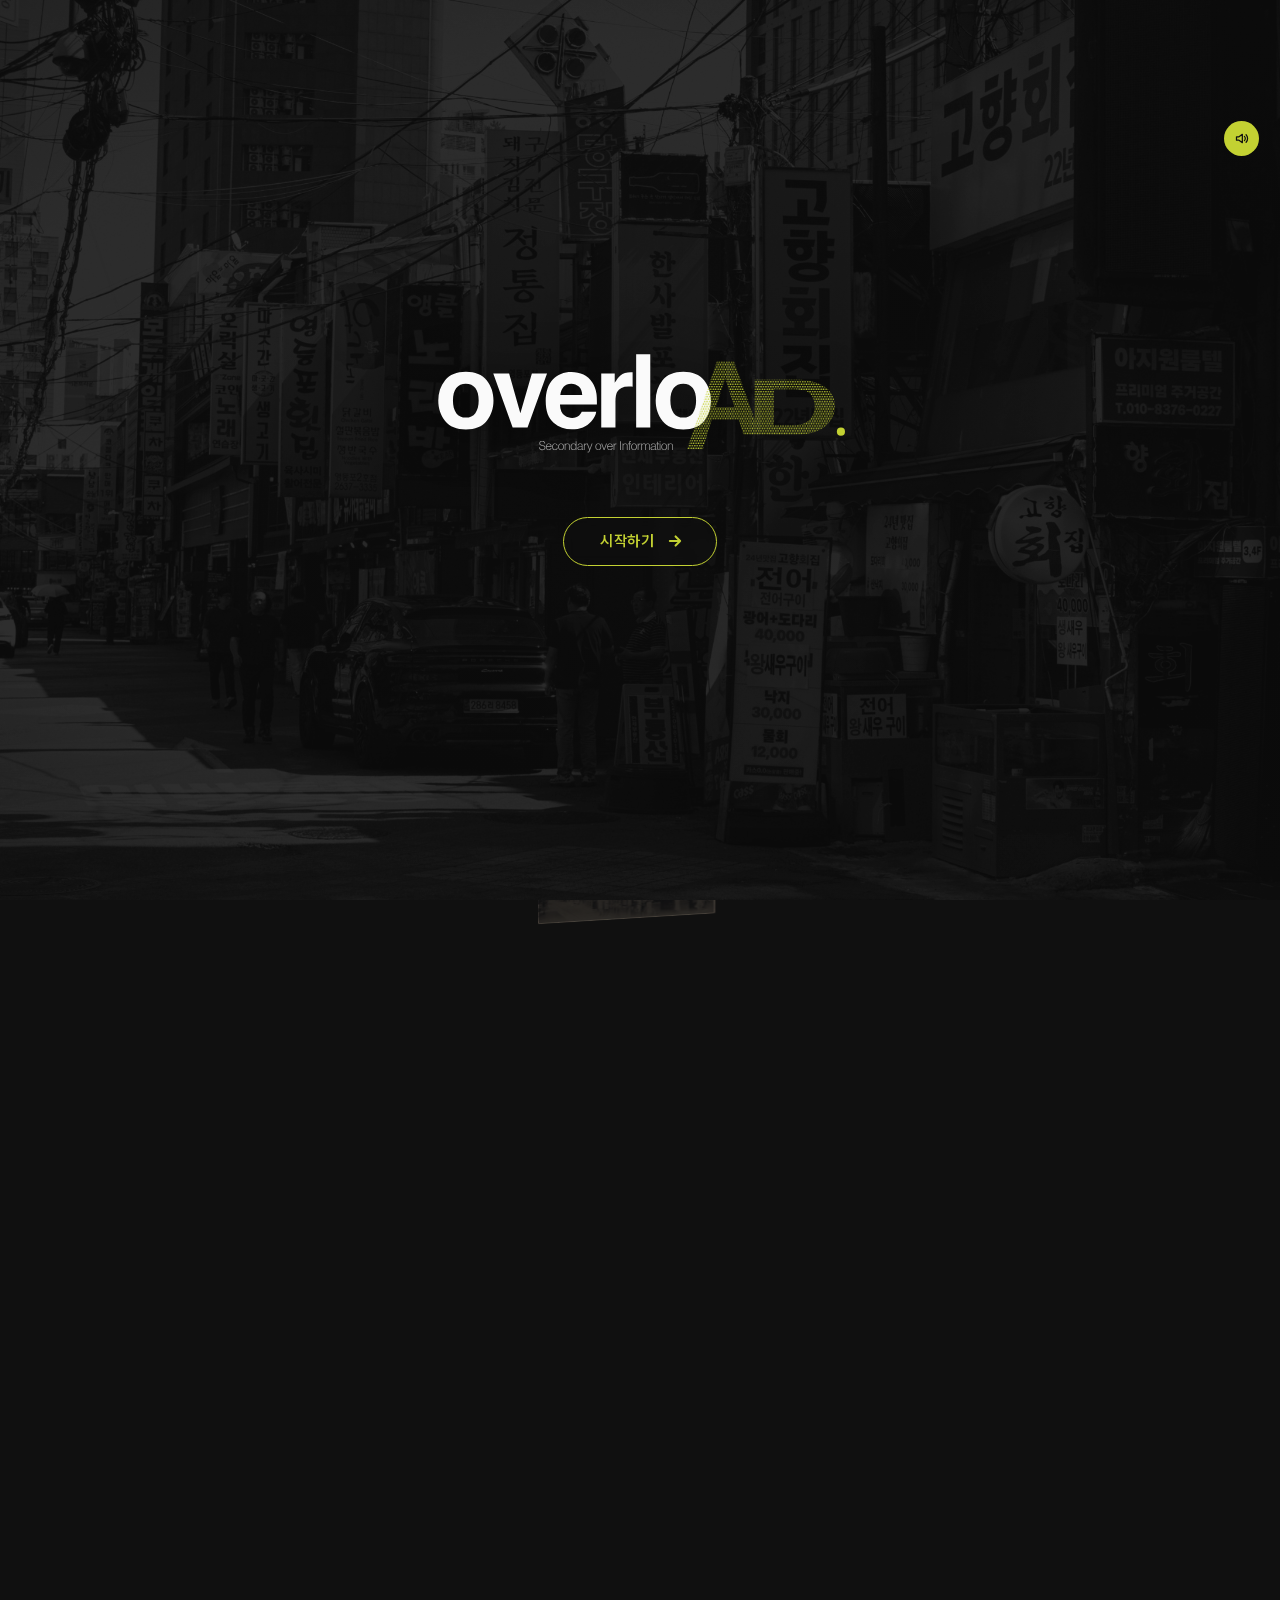
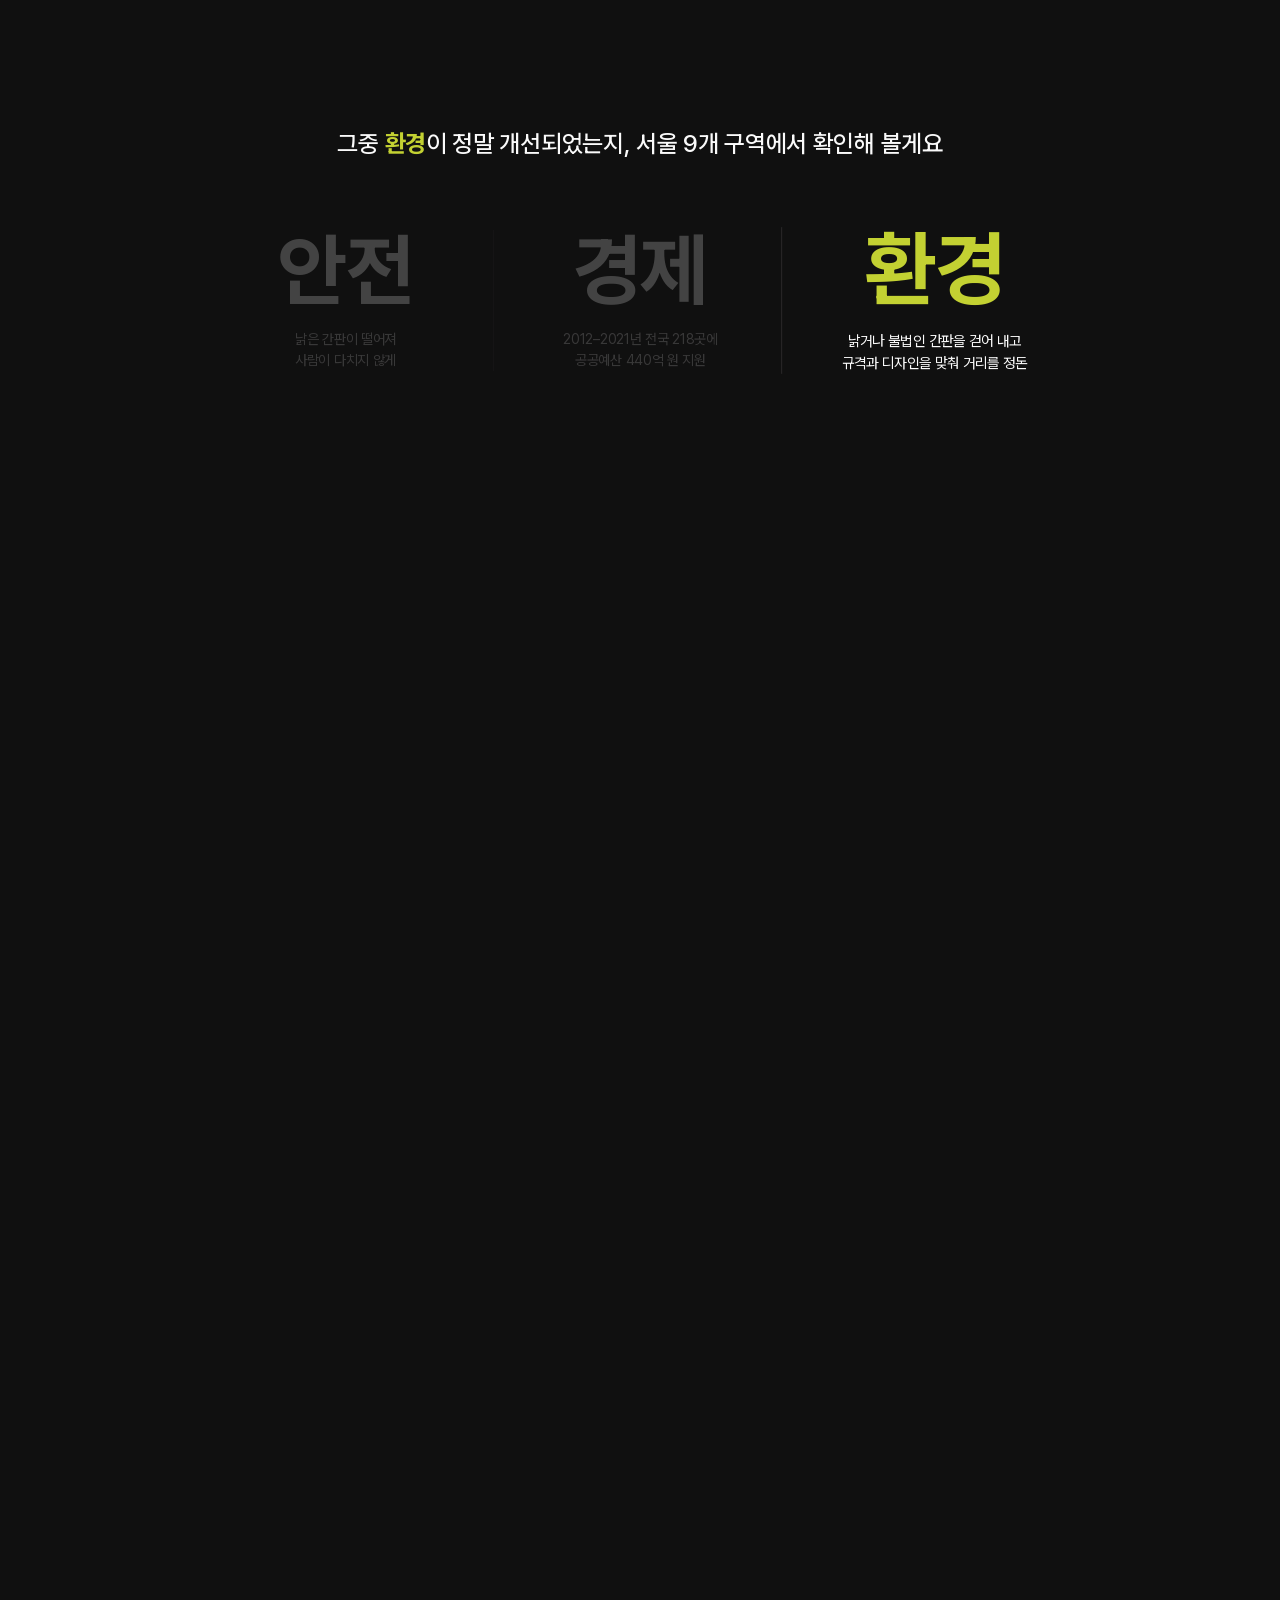
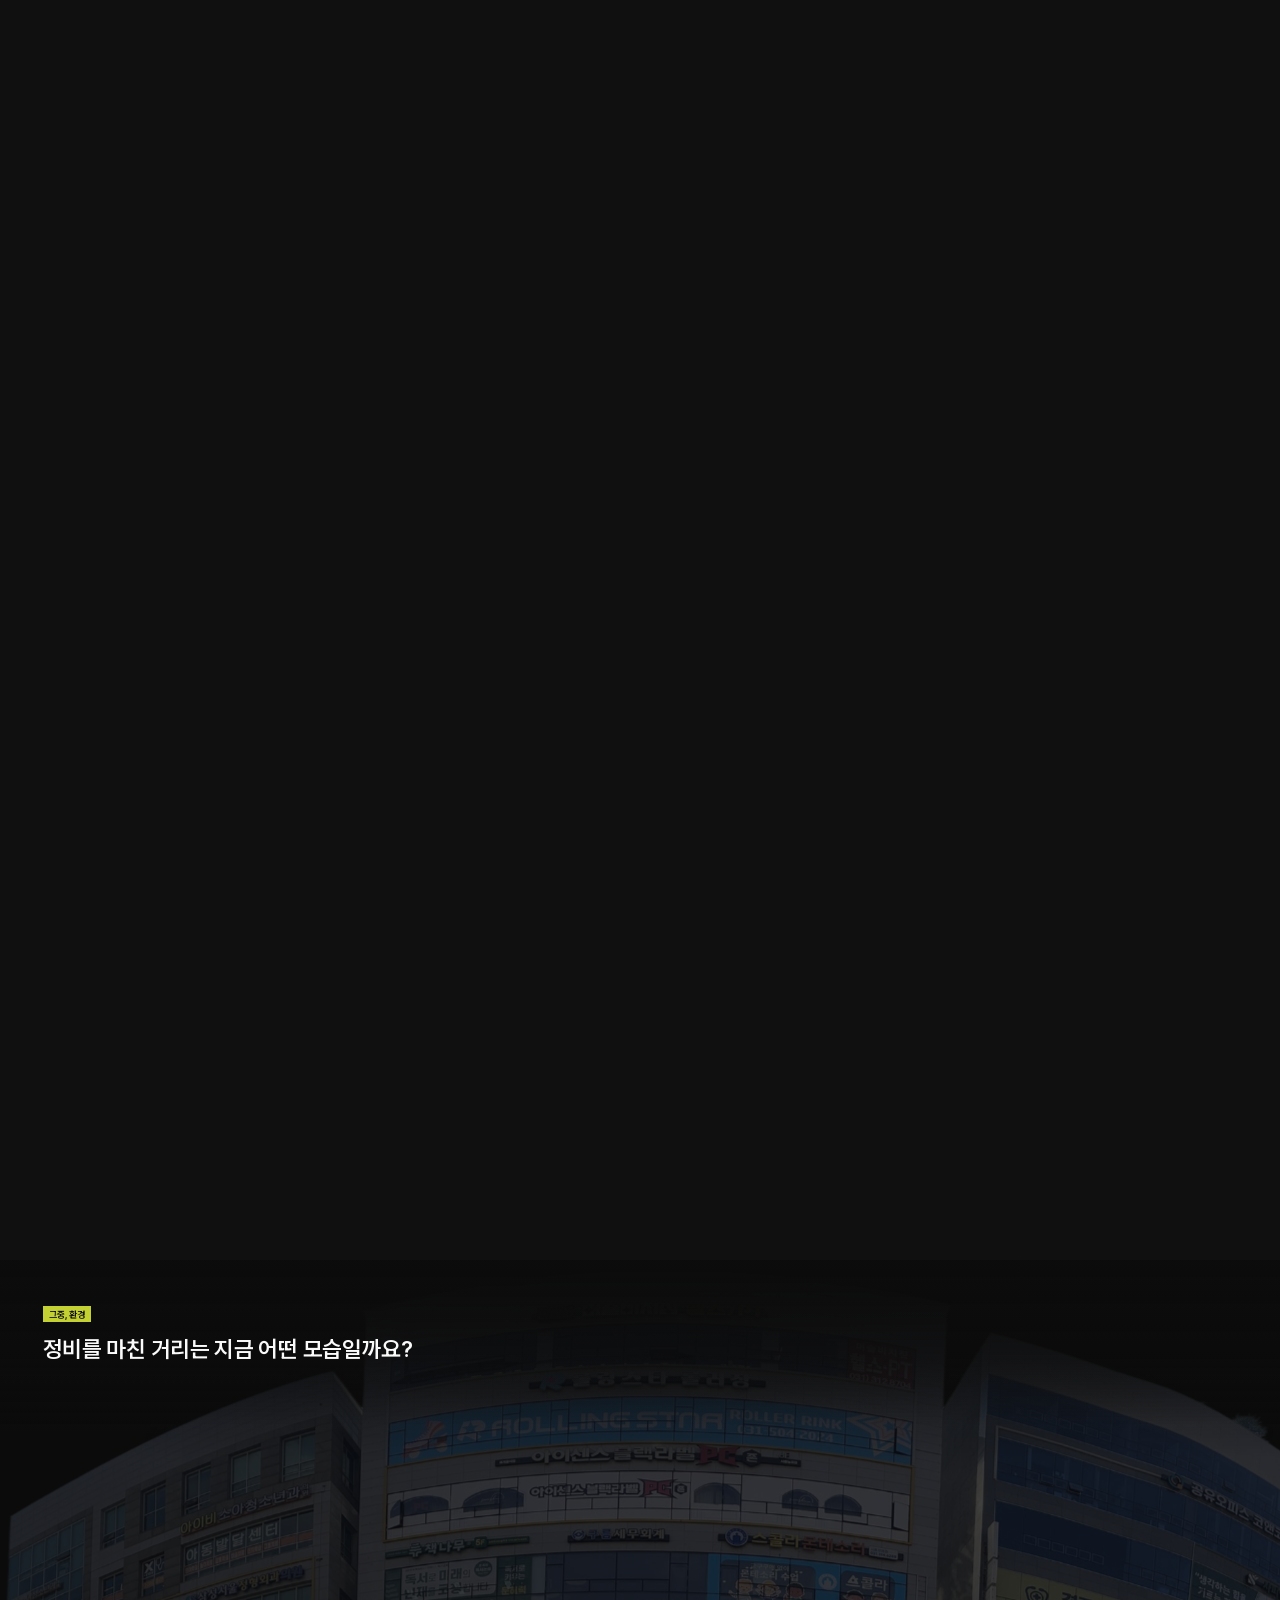
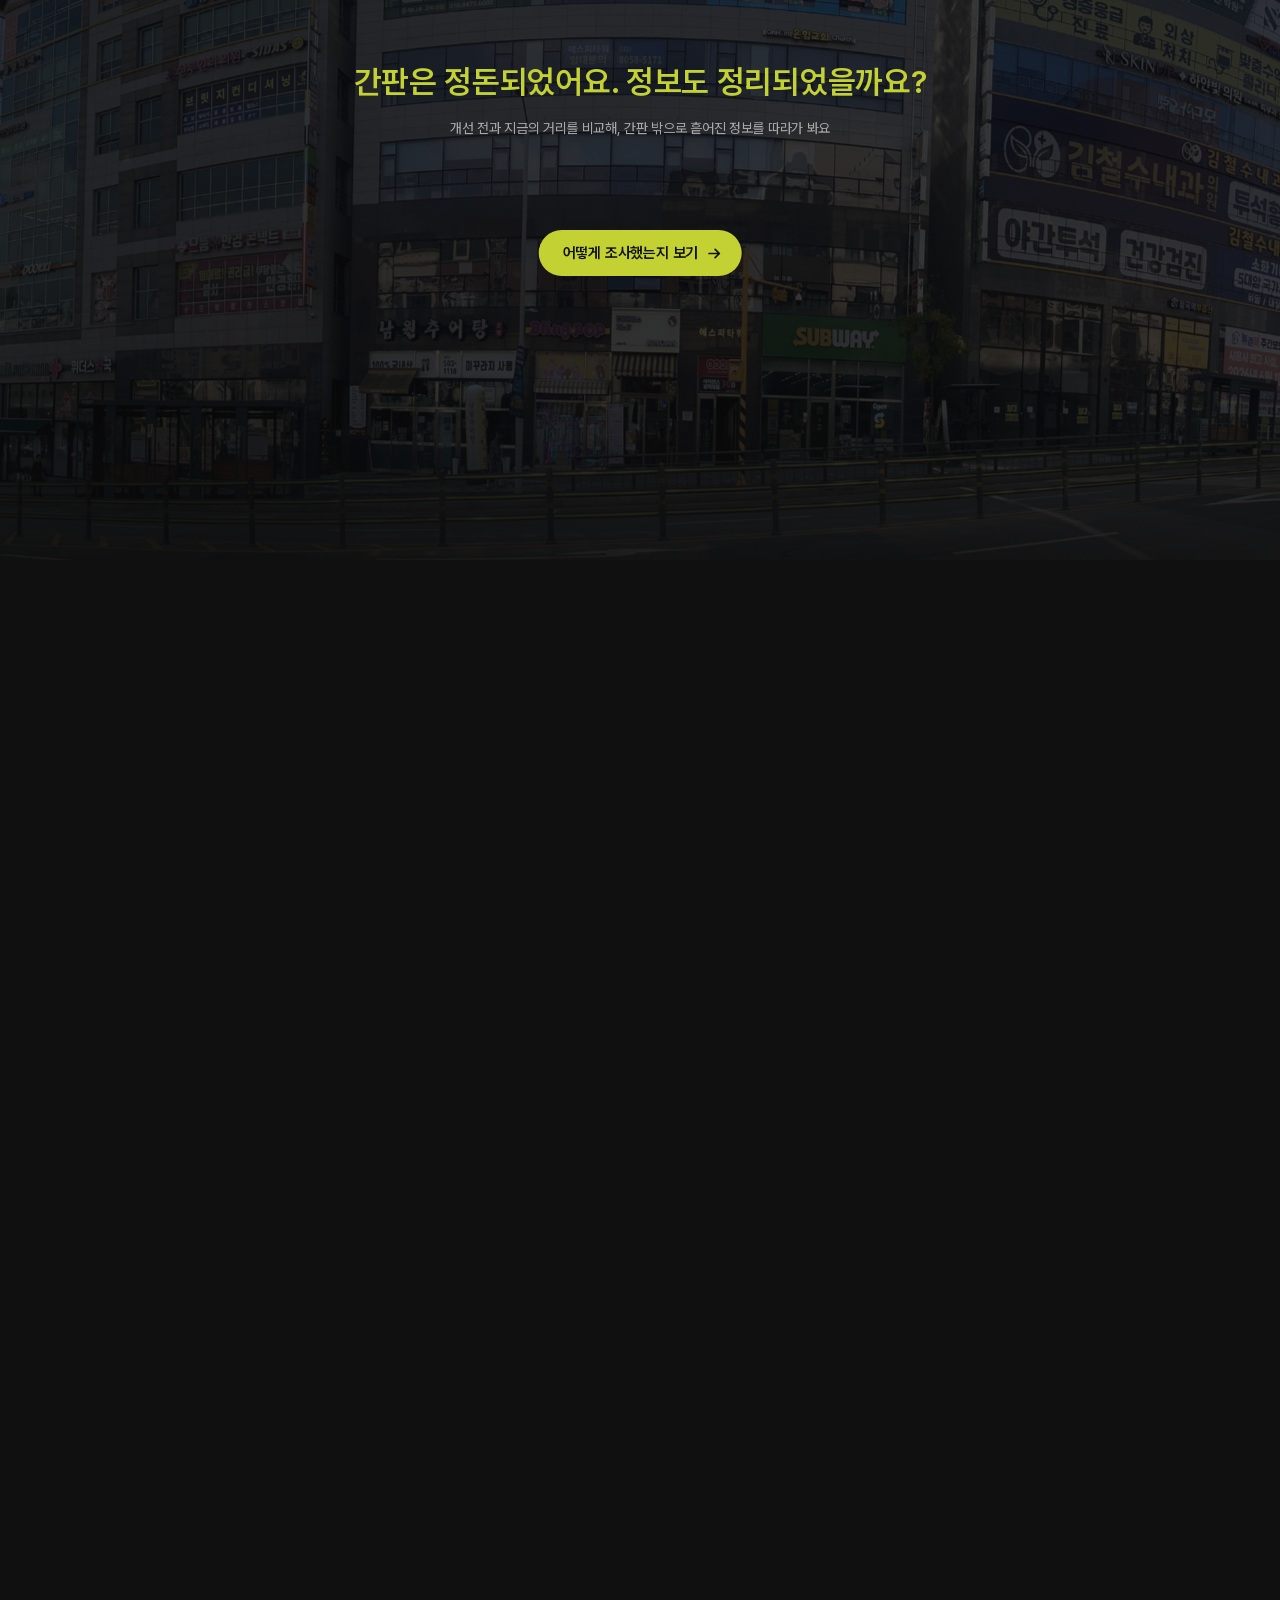
<file: index.html>
<!doctype html>
<html lang="ko">
<head>
<meta charset="utf-8">
<meta name="viewport" content="width=device-width,initial-scale=1,viewport-fit=cover">
<script src="js/vp.js?v=1124k"></script>
<title>거리의 간판, 100년</title>
<link rel="preconnect" href="https://fonts.googleapis.com"><link rel="preconnect" href="https://fonts.gstatic.com" crossorigin>
<link href="https://fonts.googleapis.com/css2?family=Playfair+Display:wght@800&display=swap" rel="stylesheet">
<link rel="stylesheet" href="css/history.css?v=1124k">
<link rel="stylesheet" href="css/start.css?v=1124k">

</head>
<body class="intro-on">
<script>if(!location.hash)document.body.classList.add("start-on")</script>
<div id="start" role="dialog" aria-label="시작 화면 — overloAD">
  <div class="ph" aria-hidden="true"></div>
  <div class="in">
    <h1 class="logo"><img src="img/logo-c.svg" alt="overloAD — Secondary over Information" width="404" height="118"></h1>
    <button class="go">시작하기<svg width="16" height="16" viewBox="0 0 14 14" fill="none" stroke="currentColor" stroke-width="1.8" stroke-linecap="round" stroke-linejoin="round"><path d="M2.5 7h9M7.5 3 11.5 7l-4 4"/></svg></button>
  </div>
</div>
<div id="intro" role="dialog" aria-label="인트로">
  <div class="scr"><p class="h">간판개선사업은 도시의 경관을 정돈하고,<br>지역 환경을 개선하기 위한 사업이에요.</p><p class="s">간판의 크기·형태·배치를 정비해 시각적 질서를 만드는 것이 목표예요.</p></div>
  <div class="scr"><p class="h">그러나 간판 하나하나의 정비만으로는<br>거리의 변화를 알 수 없어요.</p><p class="s">거리 전체의 광고물 구성과 분포를 함께 살펴봐야 해요.</p></div>
  <div class="scr q"><p class="h">간판 정비는 거리 전체의<br>시각적 환경 개선으로 이어졌을까요?</p></div>
  <button class="nx" aria-label="다음"><svg width="16" height="16" viewBox="0 0 16 16" fill="none" stroke="currentColor" stroke-width="1.6" stroke-linecap="round" stroke-linejoin="round"><path d="M2.5 8h11M9 3.5 13.5 8 9 12.5"/></svg></button>
    <div class="dots"><i></i><i></i><i></i></div>
</div>

<div id="shade"></div>
<aside id="side" aria-live="polite">
  <div id="decs"></div>
  <div id="key"><span id="keyTxt"></span></div>
</aside>
<div id="play" aria-hidden="true"></div>
<aside id="rule" aria-live="polite"></aside>
<nav id="scrub" aria-label="연도 이동"></nav>
<button id="snd" aria-pressed="false" aria-label="소리 켜기"><svg width="18" height="18" viewBox="0 0 18 18" fill="none" stroke="currentColor" stroke-width="1.5" stroke-linecap="round" stroke-linejoin="round"><path d="M3 7v4h3l4 3V4L6 7H3z"/><path class="w1" d="M12.5 6.5a3.5 3.5 0 0 1 0 5"/><path class="w2" d="M14.5 4.5a6.5 6.5 0 0 1 0 9"/><path class="x" d="M12.5 7l4 4M16.5 7l-4 4"/></svg><span class="tip">소리와 함께 보기</span></button>

<div id="lead" aria-hidden="true"><div class="tiles"></div><div class="dim"></div>
  <div class="in"><h2>간판개선사업, 그 100년의 흐름</h2>
  <p>거리의 간판이 어떻게 생겨나고, 늘어나고, 정비되어 왔는지 살펴봐요.</p></div></div>
<section id="scene"><div id="view"></div></section>

<div id="cap"><div class="ph"><div class="t1"></div><div class="nt"></div><div class="t2"></div></div>
  <div class="era"><p class="ex"></p><div class="pal"></div></div></div>

<!-- 간판을 정비하는 이유: 스크롤하면 안전·경제는 흐려지고 환경만 라임으로 (출처: 프로젝트 책 Part1 '규제의 3가지 이유') -->
<section id="purpose" aria-labelledby="puT"><div class="stk">
  <h2 id="puT" class="pt"><span class="t1">간판을 정비해 온 이유는 세 가지예요</span><span class="t2" aria-hidden="true">그중 <b>환경</b>이 정말 개선되었는지, 서울 9개 구역에서 확인해 볼게요</span></h2>
  <div class="tri">
    <div class="tw w1"><b>안전</b><p>낡은 간판이 떨어져<br>사람이 다치지 않게</p></div>
    <div class="tw w2"><b>경제</b><p>2012–2021년 전국 218곳에<br>공공예산 440억 원 지원</p></div>
    <div class="tw w3"><b>환경</b><p>낡거나 불법인 간판을 걷어 내고<br>규격과 디자인을 맞춰 거리를 정돈</p></div>
  </div>
</div></section>

<section id="outro"><div class="stk">
  <div class="bg" id="outroBg"></div>
  <div class="dim" id="outroDim"></div>
  <div class="ch" aria-hidden="true"><span class="eb">그중, 환경</span><h3>정비를 마친 거리는 지금 어떤 모습일까요?</h3></div>
  <div class="q"><h2>간판은 정돈되었어요. 정보도 정리되었을까요?</h2>
    <p>개선 전과 지금의 거리를 비교해, 간판 밖으로 흩어진 정보를 따라가 봐요</p></div>
  <button class="go" id="outroGo"><span>어떻게 조사했는지 보기</span><i><svg width="18" height="18" viewBox="0 0 16 16" fill="none" stroke="currentColor" stroke-width="1.8" stroke-linecap="round" stroke-linejoin="round"><path d="M2.5 8h11M9 3.5 13.5 8 9 12.5"/></svg></i></button>
</div></section>
<div id="fadeOut"></div>
<button id="toTop" aria-label="처음(1910년대)으로" title="처음으로"><svg width="16" height="16" viewBox="0 0 16 16" fill="none" stroke="currentColor" stroke-width="1.6" stroke-linecap="round" stroke-linejoin="round"><path d="M8 13.5v-11M3.5 7 8 2.5 12.5 7"/></svg></button>
<button id="skipHist" aria-label="역사 건너뛰기 — 맨 아래 '어떻게 조사했는지 보기'로" title="역사 건너뛰기"><svg width="22" height="22" viewBox="0 0 16 16" fill="none" stroke="currentColor" stroke-width="1.6" stroke-linecap="round" stroke-linejoin="round"><path d="M3 5.8 8 10.8l5-5"/></svg></button>
<div id="scrollHint" aria-hidden="true"><span>아래로 스크롤해 100년을 따라가 보세요</span><i class="mouse"><b></b></i><i class="chev"></i></div>

<div id="lb" role="dialog" aria-modal="true">
  <button class="nav" id="lbP" aria-label="이전">←</button>
  <figure><div class="iw"><img id="lbImg" alt=""><button id="lbX" aria-label="닫기"><svg width="12" height="12" viewBox="0 0 14 14" fill="none" stroke="currentColor" stroke-width="1.5"><path d="M3 3l8 8M11 3l-8 8"/></svg></button></div><figcaption><span class="a" id="lbA"></span><span id="lbT"></span><span class="c" id="lbC"></span></figcaption></figure>
  <button class="nav" id="lbN" aria-label="다음">→</button>
</div>

<script src="js/sound.js?v=1124k"></script>
<script src="js/history.js?v=1124k"></script>
<script src="js/intro.js?v=1124k"></script>
<script src="js/outro.js?v=1124k"></script>
<script src="js/lead.js?v=1124k"></script>
<script src="js/start.js?v=1124k"></script>
</body>
</html>
</file>
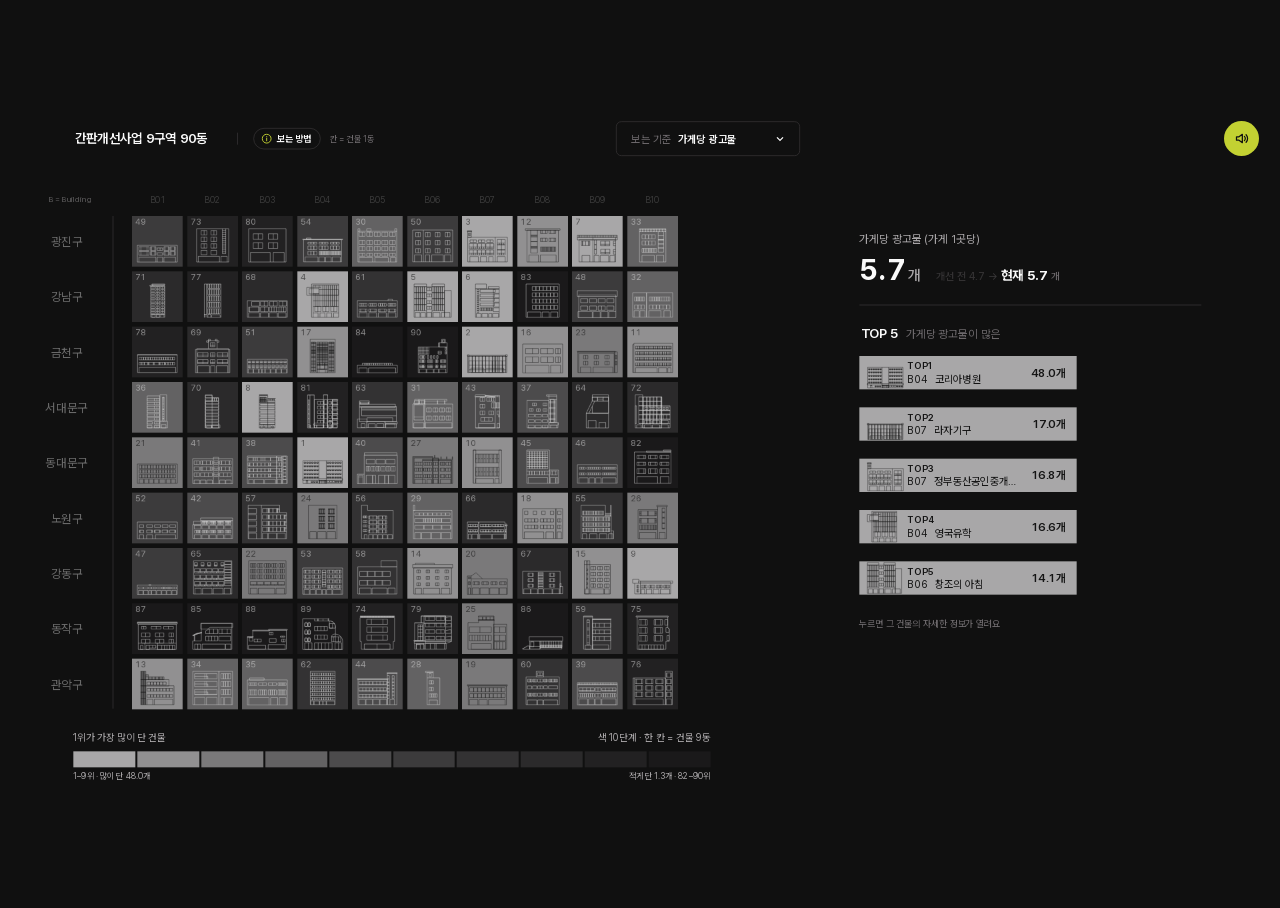
<file: map.html>
<!doctype html>
<html lang="ko" data-stage>
<head>
<meta charset="utf-8">
<meta name="viewport" content="width=device-width,initial-scale=1,viewport-fit=cover">
<script src="js/vp.js?v=1124k"></script>
<title>overload 90동 입면 지도</title>
<link rel="stylesheet" href="css/map.css?v=1124k">
</head>
<body>
<div id="stage"><div id="art">
  <div class="head"><div class="t">간판개선사업 9구역 90동</div></div>
  <p class="guide"><button class="howbtn" id="howBtn" type="button"><svg width="16" height="16" viewBox="0 0 16 16" fill="none" stroke="currentColor" stroke-width="1.4" aria-hidden="true"><circle cx="8" cy="8" r="6.6"/><path d="M8 7.2v4M8 4.9v.2" stroke-linecap="round"/></svg>보는 방법</button><span>칸 = 건물 1동</span></p>
  <div class="mguide" id="mguide" role="dialog" aria-modal="true" aria-label="한눈에 비교 보는 방법" hidden>
    <div class="mg-dim"></div><div class="mg-marks" id="mgMarks"></div>
    <div class="mg-foot"><button type="button" class="mg-skip" id="mgSkip">건너뛰기</button><button type="button" class="mg-prev" id="mgPrev" aria-label="이전"><svg width="28" height="28" viewBox="0 0 30 30" fill="none" stroke="currentColor" stroke-width="2.6" stroke-linecap="round" stroke-linejoin="round"><path d="M18.5 6.5L10 15l8.5 8.5"/></svg></button><span class="mg-cnt" id="mgCnt"></span><button type="button" class="mg-ok" id="mgOk">다음</button></div>
  </div>

  <div class="filter" id="filter">
    <button class="filter-btn" id="filterBtn" aria-haspopup="true" aria-expanded="false">
      <span class="lab"><b>보는 기준</b><span id="filterLab">가게당 광고물</span></span>
      <svg width="18" height="18" viewBox="0 0 14 14" fill="none" stroke-width="1.5"><path d="M3.5 5.5L7 9l3.5-3.5"/></svg>
    </button>
    <div class="menu" role="menu" id="menu"></div>
  </div>

  <div class="axb" aria-hidden="true">B = Building</div>
  <div class="cols" id="cols"></div>
  <div class="rows" id="rows"></div>
  <div class="vline"></div>
  <div class="grid" id="grid"></div>
  <div class="tip" id="tip"></div>

  <div class="legend" id="legend">
    <div class="ends"><span id="legL"></span><span id="legR"></span></div>
    <div class="bar"></div>
  </div>

  <div class="divider"></div>

  <div class="panel" id="panel">
    <div class="photo" id="photo" style="--p:50%" role="slider" aria-label="개선 전·현재 비교" aria-valuemin="0" aria-valuemax="100" aria-valuenow="50" tabindex="0">
      <div class="frame">
        <img class="after" id="imgA" alt="">
        <img class="before" id="imgB" alt="">
      </div>
      <div class="tag l"><b>BEFORE</b></div>
      <div class="tag r"><b>NOW</b></div>
      <div class="lo" id="lo" hidden>임시 저해상도 사진</div>
      <div class="knob"></div>
    </div>
    <div class="hint"><span>끌어서 개선 전 ↔ 현재 · 누르면 크게</span><span class="pct" id="pct">50 : 50</span></div>
    <div class="who" id="who"></div>
    <div class="sum" id="sum"></div>
    <div class="stats" id="stats"></div>
    <div class="bars" id="bars"></div>
    <div class="notes" id="notes"></div>
    <div class="rank" id="rank"></div>
  </div>

  <!-- 필터별 TOP 5 (드롭다운) -->
  <div class="top5" id="top5">
    <div class="t5-sum" id="t5Sum"></div>
    <button class="t5-hd" id="t5Hd" aria-expanded="false" aria-controls="t5List"><span id="t5T">TOP 5</span><svg width="16" height="16" viewBox="0 0 14 14" fill="none" stroke="currentColor" stroke-width="1.5"><path d="M3.5 5.5L7 9l3.5-3.5"/></svg></button>
    <div class="t5-list" id="t5List"></div>
    <div class="t5-foot">누르면 그 건물의 자세한 정보가 열려요</div>
  </div>
</div></div>
<script src="js/data.js?v=1124k"></script>
<script src="js/map.js?v=1124k"></script>
<script src="js/lbx.js?v=1124k"></script>
<script src="js/sound.js?v=1124k"></script>
</body>
</html>
</file>
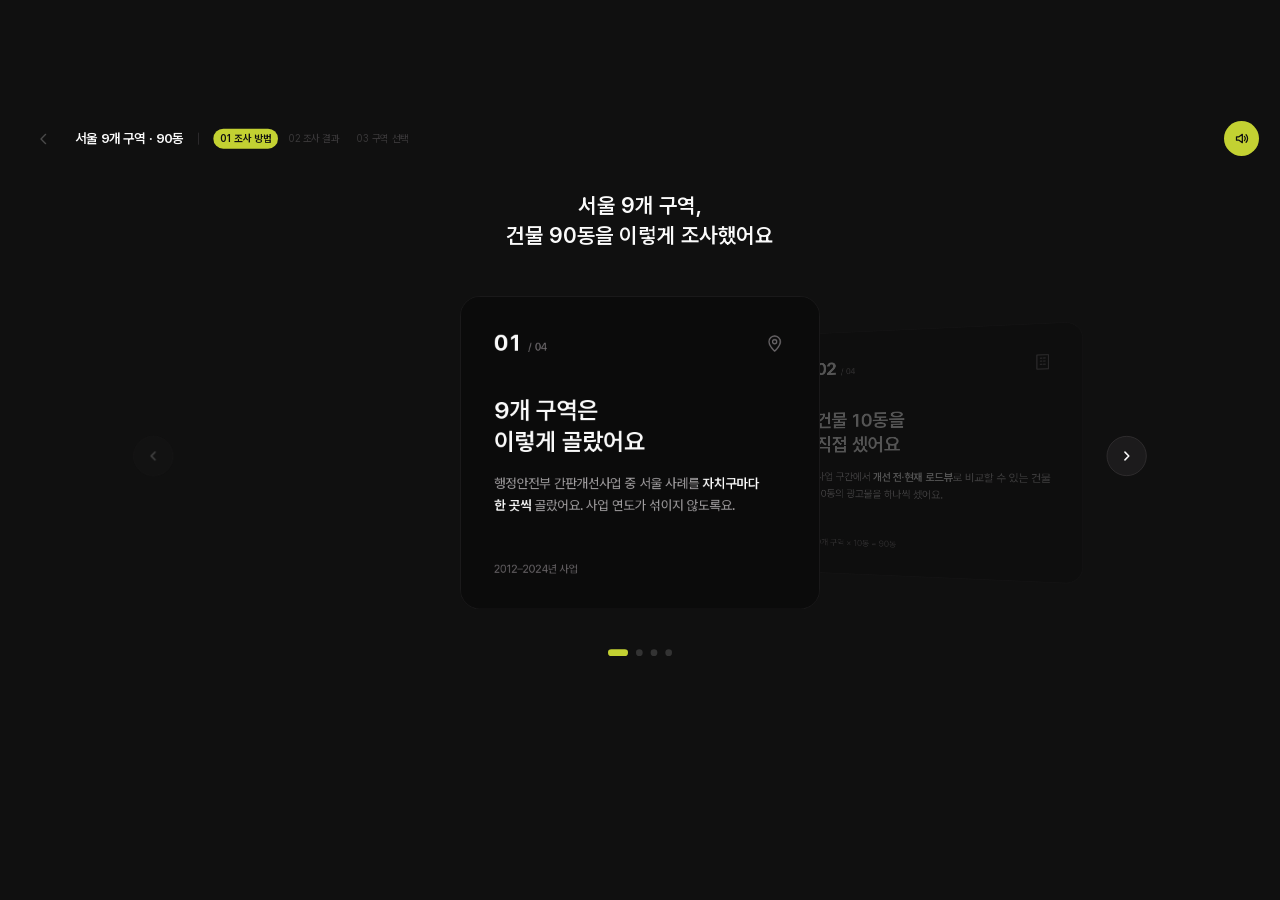
<file: survey.html>
<!doctype html>
<html lang="ko" data-stage>
<head>
<meta charset="utf-8">
<meta name="viewport" content="width=device-width,initial-scale=1,viewport-fit=cover">
<script src="js/vp.js?v=1124k"></script>
<title>overload 서울 9개 구역</title>
<link rel="stylesheet" href="css/survey.css?v=1124k">
</head>
<body>
<div id="stage"><div id="art" data-step="brief">
  <a class="back" href="index.html#outro" aria-label="이전으로 (간판개선사업 100년)" title="이전으로"><svg width="10" height="17" viewBox="0 0 10 17" fill="none" stroke="currentColor" stroke-width="2" stroke-linecap="round" stroke-linejoin="round"><path d="M8.5 1.5 1.5 8.5l7 7"/></svg></a>
  <div class="head"><div class="t">서울 9개 구역 · 90동</div><ol class="stpr" id="steps" aria-label="진행 단계">
    <li data-s="brief"><button>01 조사 방법</button></li><li data-s="result"><button>02 조사 결과</button></li><li data-s="map"><button>03 구역 선택</button></li></ol></div>
  <!-- 1단계: 조사 방법 카드 (원근형 캐러셀) → 다 읽으면 지도로 -->
  <section class="step brief" id="brief" data-stepview="brief" aria-label="조사 방법">
    <p class="q">서울 9개 구역,<br>건물 90동을 이렇게 조사했어요</p>
    <div class="pc" id="pc" role="region" aria-roledescription="캐러셀" aria-label="조사 방법 카드 4장 — 왼쪽·오른쪽 화살표 키로 넘기기" tabindex="0">
      <button class="pnav prev" id="pcPrev" aria-label="이전 카드" aria-controls="pcStage"><svg width="18" height="18" viewBox="0 0 14 14" fill="none" stroke="currentColor" stroke-width="1.8" stroke-linecap="round" stroke-linejoin="round"><path d="M9 2.5 4.5 7 9 11.5"/></svg></button>
      <div class="pstage" id="pcStage">
      <article class="pcd" id="pcd0" data-i="0" role="group" aria-roledescription="카드" aria-label="1 / 4 — 9개 구역은 이렇게 골랐어요"><div class="phd"><p class="pno" aria-hidden="true"><b>01</b><span>/ 04</span></p><div class="ic"><svg width="30" height="30" viewBox="0 0 24 24" fill="none" stroke="currentColor" stroke-width="1.4" stroke-linecap="round" stroke-linejoin="round"><path d="M12 21s-6-5.3-6-10a6 6 0 1 1 12 0c0 4.7-6 10-6 10z"/><circle cx="12" cy="11" r="2.2"/></svg></div></div><h3>9개 구역은<br>이렇게 골랐어요</h3><p>행정안전부 간판개선사업 중 서울 사례를 <b>자치구마다<br>한 곳씩</b> 골랐어요. 사업 연도가 섞이지 않도록요.</p><p class="ft">2012–2024년 사업</p></article>
      <article class="pcd" id="pcd1" data-i="1" role="group" aria-roledescription="카드" aria-label="2 / 4 — 건물 10동을 직접 셌어요"><div class="phd"><p class="pno" aria-hidden="true"><b>02</b><span>/ 04</span></p><div class="ic"><svg width="30" height="30" viewBox="0 0 24 24" fill="none" stroke="currentColor" stroke-width="1.4" stroke-linecap="round" stroke-linejoin="round"><rect x="5" y="3" width="14" height="18"/><path d="M9 7h2M13 7h2M9 11h2M13 11h2M9 15h2M13 15h2"/></svg></div></div><h3>건물 10동을<br>직접 셌어요</h3><p>사업 구간에서 <b>개선 전·현재 로드뷰</b>로 비교할 수 있는 건물 10동의 광고물을 하나씩 셌어요.</p><p class="ft">9개 구역 × 10동 = 90동</p></article>
      <article class="pcd" id="pcd2" data-i="2" role="group" aria-roledescription="카드" aria-label="3 / 4 — 건물을 코드로 불러요"><div class="phd"><p class="pno" aria-hidden="true"><b>03</b><span>/ 04</span></p><div class="ic"><svg width="30" height="30" viewBox="0 0 24 24" fill="none" stroke="currentColor" stroke-width="1.4" stroke-linecap="round" stroke-linejoin="round"><path d="M3 12V4h8l9 9-8 8-9-9z"/><circle cx="7.5" cy="8" r="1.3"/></svg></div></div><h3>건물을<br>코드로 불러요</h3><p>한 건물에 여러 가게가 있어서, <b>건물 자체</b>를<br><b>구역 + B(Building) + 번호</b> 코드로 불러요.</p><p class="ft">예) 관악구 B01 · 관악구 B02 … B10</p></article>
      <article class="pcd" id="pcd3" data-i="3" role="group" aria-roledescription="카드" aria-label="4 / 4 — 색으로 광고물을 나눠요"><div class="phd"><p class="pno" aria-hidden="true"><b>04</b><span>/ 04</span></p><div class="ic"><svg width="30" height="30" viewBox="0 0 24 24" fill="none" stroke="currentColor" stroke-width="1.4" stroke-linecap="round" stroke-linejoin="round"><circle cx="12" cy="12" r="8"/><circle cx="9" cy="9.5" r="1.3"/><circle cx="15" cy="9.5" r="1.3"/><circle cx="12" cy="15" r="1.3"/></svg></div></div><h3>색으로<br>광고물을 나눠요</h3><p><span class="sw"><i class="c1"></i>간판</span><span class="sw"><i class="c2"></i>기타 광고물 <em>간판 밖으로 옮겨간 정보</em></span><span class="sw"><i class="c3"></i>전체</span></p><button class="adhelp" id="adHelp" aria-haspopup="dialog" aria-controls="adPop"><svg width="16" height="16" viewBox="0 0 16 16" fill="none" stroke="currentColor" stroke-width="1.3"><circle cx="8" cy="8" r="6.6"/><path d="M8 7.2v4" stroke-linecap="round"/><circle cx="8" cy="4.9" r=".55" fill="currentColor" stroke="none"/></svg><span>광고물 종류, 사진으로 보기</span><span class="thumbs" aria-hidden="true"><i style="background-image:url(img/help/wall.jpg)"></i><i style="background-image:url(img/help/win.jpg)"></i><i style="background-image:url(img/help/hang.jpg)"></i></span><svg class="arr" width="12" height="12" viewBox="0 0 14 14" fill="none" stroke="currentColor" stroke-width="1.8" stroke-linecap="round" stroke-linejoin="round" aria-hidden="true"><path d="M2.5 7h9M7.5 3 11.5 7l-4 4"/></svg></button></article>
      </div>
      <button class="pnav next" id="pcNext" aria-label="다음 카드" aria-controls="pcStage"><svg width="18" height="18" viewBox="0 0 14 14" fill="none" stroke="currentColor" stroke-width="1.8" stroke-linecap="round" stroke-linejoin="round"><path d="M5 2.5 9.5 7 5 11.5"/></svg></button>
    </div>
    <div class="pdots" id="pcDots" aria-label="카드 진행"><button class="pd" data-i="0" aria-label="1번 카드: 9개 구역은 이렇게 골랐어요"></button><button class="pd" data-i="1" aria-label="2번 카드: 건물 10동을 직접 셌어요"></button><button class="pd" data-i="2" aria-label="3번 카드: 건물을 코드로 불러요"></button><button class="pd" data-i="3" aria-label="4번 카드: 색으로 광고물을 나눠요"></button></div>
    <p class="sr" id="pcLive" aria-live="polite" aria-atomic="true"></p>
    <div class="pgo" id="pcGo"><button class="toMap" id="toMap" data-go="result" tabindex="-1" aria-hidden="true">조사 결과 보기<svg width="16" height="16" viewBox="0 0 14 14" fill="none" stroke="currentColor" stroke-width="1.8" stroke-linecap="round" stroke-linejoin="round"><path d="M2.5 7h9M7.5 3 11.5 7l-4 4"/></svg></button></div>
  </section>


  <!-- 2단계: 90동을 세어 보니 → 직접 확인하는 방법 -->
  <section class="step result" id="result" data-stepview="result" aria-labelledby="resT">
    <h2 id="resT"><span class="t1">90동을 세어 보니</span><span class="t2" aria-hidden="true"><i class="c-s">간판</i>은 줄었지만, 정보는 <b>기타 광고물</b>로 흩어졌어요</span></h2>
    <div class="two">
      <div class="bn s"><span>간판</span><b class="roll" data-from="982" data-to="902" data-gain="3.6">902</b><em class="pct" data-to="-8.15">−8.15%</em></div>
      <div class="bn e"><span>기타 광고물</span><b class="roll" data-from="1731" data-to="2232">2,232</b><em class="pct" data-to="28.94">+28.94%</em></div>
    </div>
    <button class="snext" data-go="map">구역별로 자세히 보기<svg width="16" height="16" viewBox="0 0 14 14" fill="none" stroke="currentColor" stroke-width="1.8" stroke-linecap="round" stroke-linejoin="round"><path d="M2.5 7h9M7.5 3 11.5 7l-4 4"/></svg></button>
  </section>

  <!-- 3단계: 서울 지도 -->
  <div class="mapintro" data-stepview="map">
    <h2>이제 한 구역씩, 거리를 걸으며 자세히 확인해 봐요</h2>
    <p class="mapsub">지도에서 구역을 눌러 시작하세요<svg width="18" height="18" viewBox="0 0 16 16" fill="none" stroke="currentColor" stroke-width="1.7" stroke-linecap="round" stroke-linejoin="round" aria-hidden="true"><path d="M8 2.5v11M3.5 9 8 13.5 12.5 9"/></svg></p>
  </div>
  <section class="mapbox" data-stepview="map" tabindex="-1" aria-label="서울 25개 자치구 지도 — 조사한 9개 구역을 누르면 그 거리로 이동">
    <canvas id="seoul" width="1800" height="1368"></canvas>
    <div class="labels" id="labels"></div>
    <div class="mlegend" id="mlegend"></div><div class="hlink" id="hlink" aria-hidden="true"></div><div class="hcard" id="hcard" aria-hidden="true"></div>
  </section>
  <p class="mapinfo" id="mapinfo" data-stepview="map" aria-live="polite"></p>
</div></div>
<div id="fadeOut"></div>
<script src="js/data.js?v=1124k"></script>
<script src="js/survey.js?v=1124k"></script>
<script src="js/sound.js?v=1124k"></script>
</body>
</html>
</file>
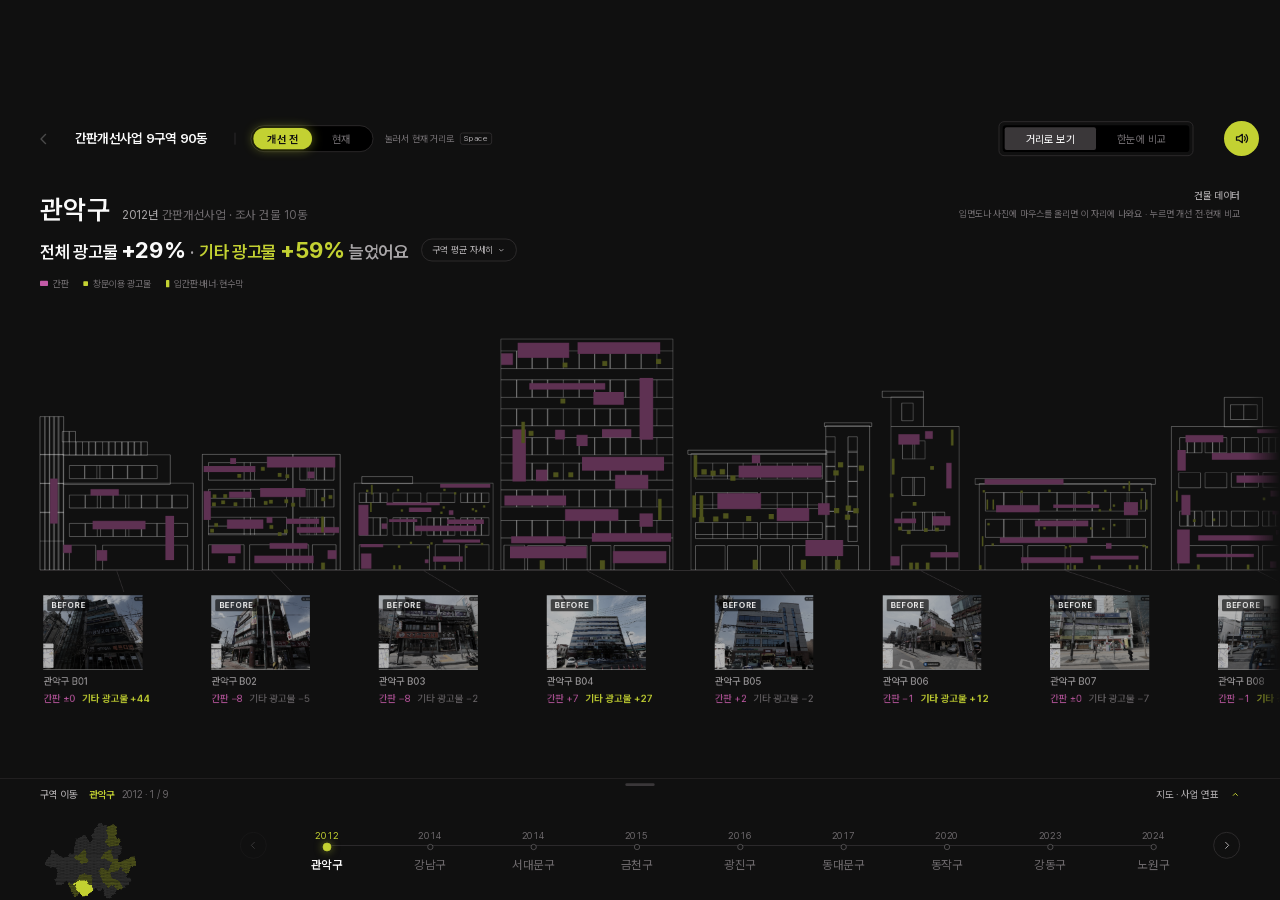
<file: views.html>
<!doctype html>
<html lang="ko" data-stage>
<head>
<meta charset="utf-8">
<meta name="viewport" content="width=device-width,initial-scale=1,viewport-fit=cover">
<script src="js/vp.js?v=1124k"></script>
<title>overload 90동</title>
<link rel="stylesheet" href="css/views.css?v=1124k">
</head>
<body>
<iframe id="fWalk" src="walk.html" title="거리로 보기"></iframe>
<iframe id="fMap" src="map.html" title="한눈에 비교" class="off"></iframe>
<div id="ui" data-snd-host><a class="back" href="survey.html#map" aria-label="이전으로 (서울 9개 구역 지도)" title="이전으로"><svg width="10" height="17" viewBox="0 0 10 17" fill="none" stroke="currentColor" stroke-width="2" stroke-linecap="round" stroke-linejoin="round"><path d="M8.5 1.5 1.5 8.5l7 7"/></svg></a><div class="views" id="views" data-v="walk" role="group" aria-label="보는 방식">
  <div class="opts"><span class="pill"></span><button data-v="walk" aria-pressed="true">거리로 보기</button><button data-v="map" aria-pressed="false">한눈에 비교</button></div>
</div></div>
<script src="js/views.js?v=1124k"></script>
<script src="js/sound.js?v=1124k"></script>
</body>
</html>
</file>
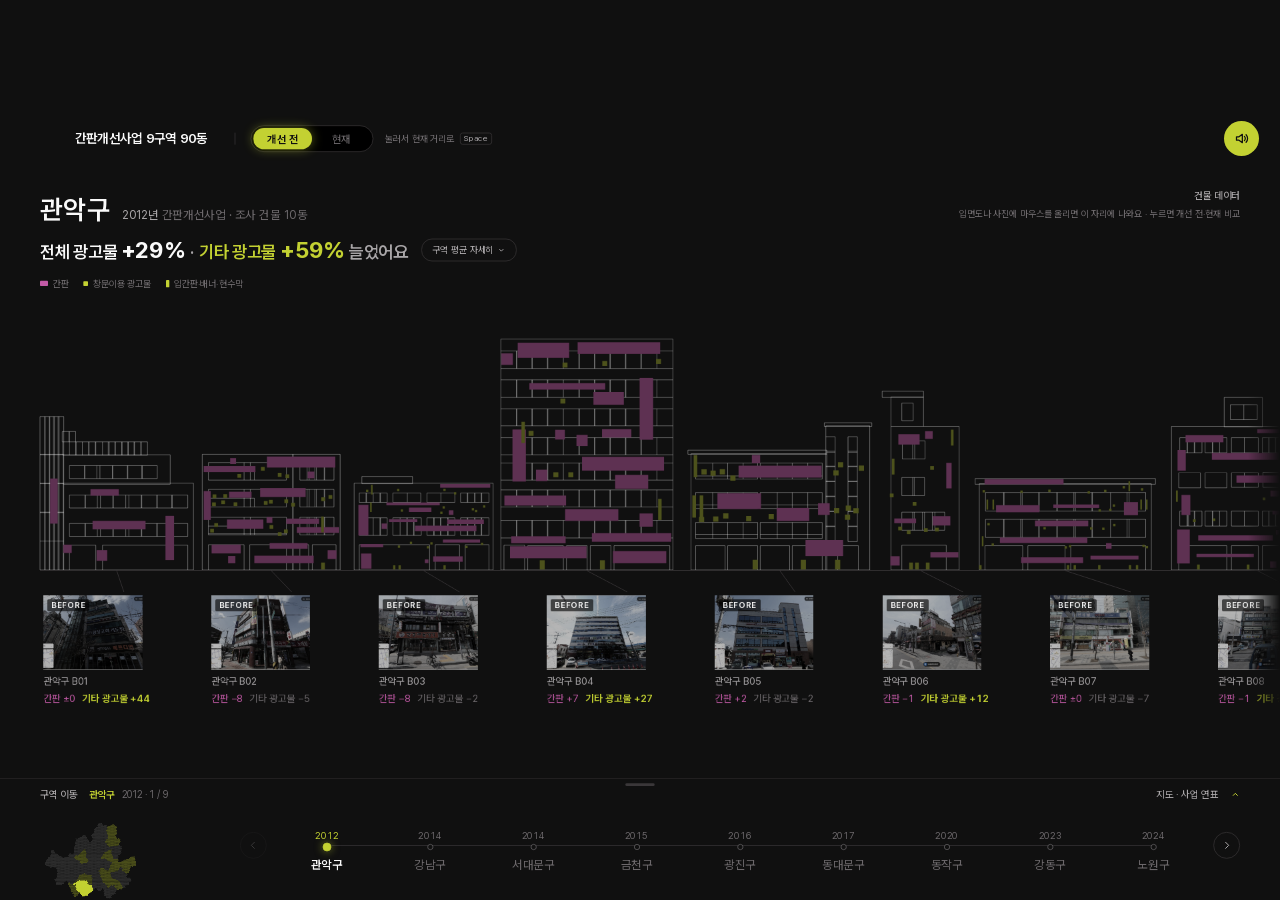
<file: walk.html>
<!doctype html>
<html lang="ko" data-stage>
<head>
<meta charset="utf-8">
<meta name="viewport" content="width=device-width,initial-scale=1,viewport-fit=cover">
<script src="js/vp.js?v=1124k"></script>
<title>overload 거리 걷기</title>
<link rel="stylesheet" href="css/walk.css?v=1124k">
</head>
<body>
<div id="stage"><div id="art">
  <div class="head"><div class="t">간판개선사업 9구역 90동</div></div>
  <div class="seg2">
    <div class="sw nudge" id="sw" data-ph="before" role="group" aria-label="개선 전·현재 시점"><span class="knob"></span><button data-ph="before" aria-pressed="true">개선 전</button><button data-ph="after" aria-pressed="false">현재</button></div>
    <span class="tip" id="swTip">눌러서 현재 거리로 <kbd>Space</kbd></span></div>

  <div class="sh">
    <div class="who"><h1 id="guN"></h1><span class="meta" id="guM"></span></div>
  </div>
  <div class="tl"><p class="insight" id="guI"></p><button class="more" id="more" aria-expanded="false" aria-controls="guS">구역 평균 자세히<svg width="12" height="12" viewBox="0 0 14 14" fill="none" stroke="currentColor" stroke-width="1.6"><path d="M3.5 5.5L7 9l3.5-3.5"/></svg></button></div>
  <div class="sum" id="guS"></div>
  <div class="read" id="read"></div>

  <div class="adlg" aria-hidden="true"><span><i class="s"></i>간판</span><span><i class="w"></i>창문이용 광고물</span><span><i class="t"></i>입간판·배너·현수막</span></div>
  <div class="walk before" id="walk"></div>

  <div class="route" id="route" tabindex="0" aria-label="구역 이동 (마우스를 올리면 펼쳐짐)">
    <div class="rt-hd"><span class="rt-k">구역 이동</span><span class="rt-now" id="rtNow"></span><span class="rt-tip">지도 · 사업 연표</span><svg width="14" height="14" viewBox="0 0 14 14" fill="none" stroke="currentColor" stroke-width="1.5"><path d="M3.5 8.5L7 5l3.5 3.5"/></svg></div>
    <div class="rt-body">
    <div class="map" id="map" title="구역을 눌러 이동"><canvas id="mapC" width="352" height="268" aria-label="서울 25개 자치구 중 조사한 9개 구역"></canvas></div>
    <div class="steps" id="steps">
      <button class="nav p" id="prv" aria-label="이전 거리"><svg width="16" height="16" viewBox="0 0 16 16" fill="none" stroke="currentColor" stroke-width="1.5"><path d="M10 3L5 8l5 5"/></svg></button>
      <button class="nav n" id="nxt" aria-label="다음 거리"><svg width="16" height="16" viewBox="0 0 16 16" fill="none" stroke="currentColor" stroke-width="1.5"><path d="M6 3l5 5-5 5"/></svg></button>
      <div class="rail"></div><div class="prog" id="prog"></div>
    </div>
    </div>
  </div>

  <aside class="drawer" id="drawer" aria-hidden="true">
    <button class="x" id="close" aria-label="닫기" title="닫기 (Esc)"><svg width="14" height="14" viewBox="0 0 14 14" fill="none" stroke="currentColor" stroke-width="1.5"><path d="M3 3l8 8M11 3l-8 8"/></svg></button>
    <div class="dh">
      <div class="pn"><button id="bPrv" aria-label="이전 건물"><svg width="14" height="14" viewBox="0 0 16 16" fill="none" stroke="currentColor" stroke-width="1.5"><path d="M10 3L5 8l5 5"/></svg></button><span id="bIdx"></span><button id="bNxt" aria-label="다음 건물"><svg width="14" height="14" viewBox="0 0 16 16" fill="none" stroke="currentColor" stroke-width="1.5"><path d="M6 3l5 5-5 5"/></svg></button></div>
    </div>
    <div class="panel">
      <div class="photo" id="photo" style="--p:50%" role="slider" aria-label="개선 전·현재 비교" aria-valuemin="0" aria-valuemax="100" aria-valuenow="50" tabindex="0">
        <div class="frame"><img class="after" id="imgA" alt=""><img class="before" id="imgB" alt=""></div>
        <div class="tag l"><b>BEFORE</b></div><div class="tag r"><b>NOW</b></div>
        <div class="knob"></div>
      </div>
      <div class="hint"><span>끌어서 개선 전 ↔ 현재 · 누르면 크게</span><span class="pct" id="pct">50 : 50</span></div>
      <div class="pw" id="pw"></div>
      <div class="psum" id="psum"></div>
      <div class="stats" id="stats"></div>
      <div class="bars" id="bars"></div>
      <div class="notes" id="notes"></div>
    </div>
  </aside>
</div></div>
<script src="js/data.js?v=1124k"></script>
<script src="js/walk.js?v=1124k"></script>
<script src="js/lbx.js?v=1124k"></script>
<script src="js/sound.js?v=1124k"></script>
</body>
</html>
</file>
<file: css/history.css>
/* 폰트: Pretendard(로컬 가변 폰트), 연도 강조는 Playfair Display(구글 폰트) */
@font-face{font-family:"Pretendard";src:url("../fonts/PretendardVariable.ttf") format("truetype");font-weight:45 920;font-style:normal;font-display:swap}
@font-face{font-family:"BlackChancery";src:url("../fonts/BlackChancery.ttf") format("truetype");font-weight:400;font-style:normal;font-display:block}
:root{
  --bg:#101010; --fg:#FAFAFA; --lime:#C3D132;
  --k:1;                                  /* 1920px 기준 배율 (JS에서 갱신) */
}
*{box-sizing:border-box;margin:0;padding:0}
html,body{background:var(--bg);color:var(--fg)}
body{font-family:"Pretendard",-apple-system,"Apple SD Gothic Neo",sans-serif;letter-spacing:-0.3px;-webkit-font-smoothing:antialiased;overflow-x:hidden}
img{display:block}

/* ───────── 연표 + 프로그레스 바 ───────── */
#shade{position:fixed;left:0;top:0;bottom:0;width:calc(520px*var(--k));z-index:20;pointer-events:none;
  background:linear-gradient(90deg,rgba(16,16,16,.97) 0%,rgba(16,16,16,.9) 38%,rgba(16,16,16,.55) 68%,rgba(16,16,16,0) 100%);transition:opacity .5s}
#side{position:fixed;left:0;top:0;bottom:0;width:calc(520px*var(--k));z-index:21;pointer-events:none;transition:opacity .5s}
.off{opacity:0!important}

.d{position:absolute;left:calc(101px*var(--k));top:0;font-family:"Pretendard",sans-serif;font-weight:300;font-size:calc(22px*var(--k));line-height:1;white-space:nowrap;
  letter-spacing:-0.3px;font-variant-numeric:tabular-nums;
  transition:transform .7s cubic-bezier(.2,.75,.15,1),color .5s,opacity .5s,font-size .6s cubic-bezier(.2,.75,.15,1)}
/* 현재(강조) 연도만 BlackChancery */
.d.cur{font-family:"BlackChancery","Pretendard",serif;font-weight:400;font-synthesis:none;font-size:calc(150px*var(--k));font-variant-numeric:lining-nums;letter-spacing:-0.3px}
#key{position:absolute;left:calc(101px*var(--k));top:calc(284px*var(--k));height:calc(24px*var(--k));line-height:calc(24px*var(--k));display:flex;align-items:center;gap:calc(12px*var(--k));
  font-size:calc(19px*var(--k));color:var(--lime);font-weight:500;white-space:nowrap;transition:top .7s cubic-bezier(.2,.75,.15,1)}
#keyTxt{display:inline-block;transition:opacity .3s,transform .3s}
#keyTxt.swap{opacity:0;transform:translateY(-6px)}
#keyTxt b{font-weight:600;margin-right:.35em;font-variant-numeric:tabular-nums}

/* ───────── 사진 무대 ───────── */
#scene{position:relative;z-index:1}
#view{position:sticky;top:0;height:100vh;overflow:hidden;cursor:default;touch-action:pan-y}

/* 반원 가운데: 미리보기 + 캡션 */
#cap{position:fixed;z-index:22;text-align:left;width:calc(400px*var(--k));text-shadow:0 0 14px #101010,0 0 4px #101010;pointer-events:none;transition:opacity .3s}
#cap .t1{font-size:calc(20px*var(--k));font-weight:500;color:#ededed}
#cap .t2{font-size:calc(14px*var(--k));line-height:1.7;color:#8c8c8c;margin-top:calc(8px*var(--k))}
#cap .ph{transition:opacity .25s}
#cap.swap .ph{opacity:0}
#cap .t1{font-weight:700!important;font-size:calc(21px*var(--k))!important;color:#f2f2f2!important}
#cap .t2{display:none}
#cap .era{margin-top:calc(14px*var(--k));transition:opacity .35s}
#cap .era.swap{opacity:0}
#cap .ex{font-size:calc(15px*var(--k));line-height:1.75;color:#b4b4b4;font-weight:400;word-break:keep-all}
#cap .pal{display:flex;margin-top:calc(24px*var(--k));width:max-content}
#cap .pal i{display:block;width:calc(28px*var(--k));height:calc(28px*var(--k))}

/* ───────── 인트로 → 거리 사진 콜라주 → 어두워지며 제목 → 걷히며 역사 ───────── */
#lead{position:fixed;inset:0;z-index:95;background:#101010;overflow:hidden;transition:opacity 1.3s ease}
#lead.out{opacity:0;pointer-events:none}
#lead.gone{display:none}
#lead .tile{position:absolute;aspect-ratio:3/2;background:#1a1a1a center/cover no-repeat;box-shadow:0 10px 30px rgba(0,0,0,.55);
  opacity:0;transform:scale(1.07);transition:opacity .12s ease-out,transform .22s cubic-bezier(.3,1.3,.5,1)}   /* 짧게 '탁' 붙음 — 소리와 맞춤 */
#lead .tile.on{opacity:1;transform:none}
#lead .dim{position:absolute;inset:0;background:#0b0b0b;opacity:0;transition:opacity 1s ease}
#lead.dark .dim{opacity:.8}
#lead .in{position:absolute;inset:0;display:flex;flex-direction:column;align-items:center;justify-content:center;text-align:center;padding:0 24px}
#lead h2{font-size:clamp(24px,2.5vw,48px);font-weight:600;line-height:1.4;color:var(--lime);word-break:keep-all}
#lead p{font-size:clamp(14px,1.08vw,19px);line-height:1.75;color:#b4b4b4;margin-top:.8em;word-break:keep-all}
#lead .in>*{opacity:0;transform:translateY(16px);transition:opacity .8s ease,transform .9s cubic-bezier(.2,.7,.2,1)}
#lead.txt .in>*{opacity:1;transform:none}
#lead.txt .in>p{transition-delay:.3s}

/* ───────── 마무리 ───────── */
/* 100년 역사 → 사진 등장 → 화면이 어두워지며 질문 → 다음 페이지 */
#outro{position:relative;z-index:25;height:300vh;background:#101010}
#outro .stk{position:sticky;top:0;height:100vh;overflow:hidden}
#outro .bg{position:absolute;inset:-8% 0 0 0;background:#101010 url(../img/outro.jpg) no-repeat;background-size:auto 100%;background-position:calc(50vw - 120.9vh) bottom; /* 가운데 건물(이미지 가로 46.25% 지점)을 화면 중앙에 */filter:saturate(.95);will-change:transform}
#outro .stk::before{content:"";position:absolute;inset:0;z-index:1;pointer-events:none;background:linear-gradient(#101010 0%,rgba(16,16,16,0) 22%,rgba(16,16,16,0) 80%,rgba(16,16,16,.6) 100%)}
#outro .dim{position:absolute;inset:0;z-index:1;background:#0b0b0b;opacity:0;pointer-events:none}
#outro .q{position:absolute;left:0;right:0;top:50%;transform:translateY(-62%);z-index:2;text-align:center;padding:0 24px}
#outro .q h2{font-size:clamp(24px,2.5vw,48px);font-weight:600;line-height:1.4;color:var(--lime);letter-spacing:-0.3px;word-break:keep-all}
#outro .q p{font-size:clamp(14px,1.08vw,19px);font-weight:400;line-height:1.75;color:#a9a9a9;margin-top:.8em;word-break:keep-all}
#outro .q>*{opacity:0;transform:translateY(20px);transition:opacity .8s ease,transform .9s cubic-bezier(.2,.7,.2,1)}
#outro.s1 .q h2,#outro.s2 .q p{opacity:1;transform:none}
#outro .go{position:absolute;left:50%;top:calc(50% + clamp(120px,13vh,170px));transform:translateX(-50%);z-index:2;display:flex;flex-direction:column;align-items:center;gap:12px;
  background:none;border:0;cursor:pointer;color:#8a8a8a;font:inherit;font-size:13px;opacity:0;pointer-events:none;transition:opacity .6s}
#outro.s2 .go{opacity:1;pointer-events:auto}
#outro .go i{width:42px;height:42px;border-radius:50%;background:#3a3a3a;color:#d0d0d0;display:flex;align-items:center;justify-content:center;transition:background .3s,color .3s,transform .3s}
#outro .go:hover i{background:var(--lime);color:#101010;transform:scale(1.08)}
#outro .go:hover{color:#d0d0d0}
#outro .go svg{transition:transform .3s}
#outro .go:hover svg{transform:translateX(2px)}
#fadeOut{position:fixed;inset:0;z-index:200;background:#101010;opacity:0;pointer-events:none;transition:opacity .6s ease}
#fadeOut.on{opacity:1;pointer-events:auto}

/* ───────── 라이트박스 ───────── */
#lb{position:fixed;inset:0;z-index:100;background:rgba(10,10,10,.95);display:none;align-items:center;justify-content:center;gap:40px;padding:40px}
#lb.on{display:flex}
#lb figure{max-width:min(1100px,72vw);display:flex;flex-direction:column;gap:16px}
#lb img{max-width:100%;max-height:78vh;object-fit:contain}
#lb figcaption{display:flex;gap:16px;align-items:baseline;font-size:14px;color:#e6e6e6}
#lb figcaption .a{color:var(--lime);font-size:13px;white-space:nowrap}
#lb figcaption .c{color:#8c8c8c;font-size:12px}
#lb button{background:none;border:1px solid #333;color:var(--fg);width:44px;height:44px;border-radius:50%;cursor:pointer;font-size:16px;font-family:inherit;transition:background .2s,border-color .2s,color .2s,transform .15s}
#lb button:hover,#lb button:focus-visible{background:var(--lime);border-color:var(--lime);color:#101010;outline:0}   /* 다른 화살표(인트로·맨 위로)와 같은 라임 채움 */
#lb button:active{transform:scale(.92)}
/* 이전·다음 화살표: 사진 크기와 상관없이 항상 같은 자리 (사진이 들어갈 수 있는 최대 폭 바로 바깥) */
#lb .nav{position:absolute;top:calc(50% - 22px)}
#lbP{left:max(16px,calc(50% - min(550px,36vw) - 84px))}
#lbN{right:max(16px,calc(50% - min(550px,36vw) - 84px))}
#lb .iw{position:relative;align-self:flex-start;line-height:0}   /* 사진 크기에 딱 맞는 틀 — 닫기 버튼을 사진 기준으로 둠 */
#lb .iw img{display:block;border-radius:6px}   /* 다른 사진들과 같은 둥근 모서리 */
#lb #lbX{position:absolute;right:0;bottom:calc(100% + 12px);width:32px;height:32px;display:grid;place-items:center;padding:0}   /* 사진 오른쪽 위 바로 위 */
@media (max-width:760px){#shade{display:none}#side{width:100%}.d:not(.cur){opacity:0!important}#cap{width:86vw}#lb .nav{display:none}#lb figure{max-width:100%}}

/* ───────── 원호 카드 ───────── */
.card{position:absolute;left:0;top:0;transform-origin:50% 50%;will-change:transform;cursor:pointer;transform-style:preserve-3d}
/* 호버 시 생기는 두께(옆면) — 사진 가장자리를 늘려 붙여 덩어리처럼 보이게 */
.sd{position:absolute;display:none;background-image:var(--img);background-repeat:no-repeat;backface-visibility:hidden;pointer-events:none;
  filter:brightness(calc(.62 - var(--ov,0)*.5))}
.card.vol .sd{display:block}
.sd.r{left:100%;top:0;width:var(--d);height:100%;transform-origin:0 50%;transform:rotateY(90deg);background-size:auto 100%;background-position:right center;filter:brightness(calc(.5 - var(--ov,0)*.4))}
.sd.l{right:100%;top:0;width:var(--d);height:100%;transform-origin:100% 50%;transform:rotateY(-90deg);background-size:auto 100%;background-position:left center;filter:brightness(calc(.5 - var(--ov,0)*.4))}
.sd.b{top:100%;left:0;height:var(--d);width:100%;transform-origin:50% 0;transform:rotateX(-90deg);background-size:100% auto;background-position:center bottom;filter:brightness(calc(.38 - var(--ov,0)*.3))}
.sd.t{bottom:100%;left:0;height:var(--d);width:100%;transform-origin:50% 100%;transform:rotateX(90deg);background-size:100% auto;background-position:center top;filter:brightness(calc(.72 - var(--ov,0)*.5))}
.card.vol .sd{box-shadow:inset 0 0 0 1px rgba(255,255,255,.10)}
.card.vol .sd.r,.card.vol .sd.b{background-color:#0c0c0c}
.card img{position:absolute;inset:0;width:100%;height:100%;object-fit:cover;background:#1b1b1b;pointer-events:none;user-select:none;backface-visibility:hidden}
/* 메인 카드 = 간판 박스: 금속 옆면 + 테두리 프레임 + 뒷면 + 빛 반사 */
.sd.k{inset:0;width:100%;height:100%;transform:translateZ(calc(-1*var(--d))) rotateY(180deg);background-size:cover;background-position:center;filter:brightness(.55)}
.card.slab .sd.r,.card.slab .sd.l{background-image:linear-gradient(90deg,#cfcfcf 0,#7d7d7d 5%,#5c5c5c 45%,#444 95%,#8a8a8a 100%);filter:brightness(calc(1 - var(--ov,0)*.5))}
/* 오른쪽 옆면: 앞면 쪽(어둠) → 뒤쪽(밝음) */
.card.slab .sd.r{background-image:linear-gradient(90deg,#3a3a3a 0,#444 30%,#5c5c5c 70%,#7d7d7d 100%);filter:brightness(calc(.72 - var(--ov,0)*.4))}
.card.slab .sd.l{filter:brightness(.72)}
.card.slab .sd.t{background-image:linear-gradient(180deg,#d8d8d8 0,#8f8f8f 6%,#6c6c6c 94%,#9a9a9a 100%);filter:none}
.card.slab .sd.b{background-image:linear-gradient(0deg,#7a7a7a 0,#3a3a3a 6%,#2a2a2a 94%,#555 100%);filter:none}
.card.slab .sd.k{filter:brightness(.8)}
.card .rim{position:absolute;inset:0;pointer-events:none;opacity:0;box-shadow:inset 0 0 0 calc(var(--fr,0px)) #2b2b2b,inset 0 0 0 calc(var(--fr,0px) + 1px) rgba(255,255,255,.18),inset 0 1px 0 calc(var(--fr,0px)*.3) rgba(255,255,255,.22);backface-visibility:hidden}
.card.slab .rim{opacity:var(--sl,0)}
.card .gl{position:absolute;inset:0;pointer-events:none;opacity:var(--gl,0);backface-visibility:hidden;
  background:radial-gradient(circle at var(--gx,50%) var(--gy,50%),rgba(255,255,255,.26),rgba(255,255,255,.06) 28%,transparent 55%),linear-gradient(115deg,transparent 40%,rgba(255,255,255,.10) 48%,transparent 56%)}
.card.drag,.card.drag *{cursor:grabbing!important}
.card .full{opacity:0;transition:opacity .35s}
.card.main .full.ok{opacity:1}
.card::after{content:"";position:absolute;inset:0;background:#101010;opacity:var(--ov,0);pointer-events:none}
.card.main{cursor:zoom-in}

/* ════════════ 인트로 ════════════ */
#intro{position:fixed;inset:0;z-index:100;background:#101010;display:flex;align-items:center;justify-content:center;
  transition:opacity .6s ease}
#intro.done{opacity:0;pointer-events:none}
#intro.gone{display:none}
body.intro-on{overflow:hidden}
#intro .scr{position:absolute;inset:0;display:flex;flex-direction:column;align-items:center;justify-content:center;text-align:center;padding:0 24px;pointer-events:none}
#intro .h{color:#C3D132;font-size:clamp(21px,1.95vw,36px);font-weight:600;line-height:1.55;word-break:keep-all}
#intro .s{color:#8a8a8a;font-size:clamp(13px,1.08vw,19px);font-weight:400;line-height:1.7;margin-top:1.4em;word-break:keep-all}
#intro .q .h{font-size:clamp(24px,2.5vw,48px);font-weight:600;line-height:1.38}
#intro .scr>*{opacity:0;transform:translateY(18px);transition:opacity .8s ease,transform .9s cubic-bezier(.2,.7,.2,1)}
#intro .scr.on>*{opacity:1;transform:none}
#intro .scr.on>.s{transition-delay:.35s}
#intro .scr.out>*{opacity:0;transform:translateY(-18px);transition:opacity .45s ease,transform .5s ease;transition-delay:0s}
#intro .nx{position:absolute;left:50%;top:calc(50% + 7.2em);width:34px;height:34px;margin-left:-17px;border-radius:50%;border:0;cursor:pointer;
  background:#3a3a3a;color:#d0d0d0;display:flex;align-items:center;justify-content:center;font-size:15px;
  transition:background .3s,color .3s,transform .3s,top .6s cubic-bezier(.2,.7,.2,1),opacity .4s;opacity:0}
#intro .nx.on{opacity:1}
#intro .nx:hover{background:#C3D132;color:#101010;transform:scale(1.08)}
#intro .nx svg{transition:transform .3s}
#intro .nx:hover svg{transform:translateX(2px)}
#intro .nx.down svg{transform:rotate(90deg)}
#intro .nx.down:hover svg{transform:rotate(90deg) translateX(2px)}
#intro .hint{position:absolute;left:50%;transform:translate(-50%,0);color:#6c6c6c;font-size:12px;white-space:nowrap;opacity:0;transition:opacity .5s .3s,top .6s cubic-bezier(.2,.7,.2,1)}
#intro .hint.on{opacity:1}
#intro .nx.down{animation:nudge 1.8s ease-in-out infinite}
#intro .nx.down:hover{animation:none}
@keyframes nudge{0%,100%{translate:0 0}50%{translate:0 6px}}
#intro .dots{transition:opacity .5s;position:absolute;bottom:40px;left:50%;transform:translateX(-50%);display:flex;gap:8px}
#intro .dots i{width:6px;height:6px;border-radius:50%;background:#333;transition:background .4s,width .4s}
#intro .dots i.on{background:#C3D132;width:18px;border-radius:3px}
@media (prefers-reduced-motion:reduce){#intro,#intro *{transition-duration:.01s!important}}


/* 마무리로 넘어갈 때 챕터 제목 (사진 위) */
#outro .ch{position:absolute;left:0;right:0;top:0;z-index:3;padding:calc(64px*var(--k,1)) calc(64px*var(--k,1)) calc(90px*var(--k,1));pointer-events:none;text-align:left}
#outro .ch::before{content:"";position:absolute;inset:0;z-index:-1;background:linear-gradient(rgba(12,12,12,.88),rgba(12,12,12,.55) 60%,rgba(12,12,12,0));opacity:0;transition:opacity .7s ease}
#outro.c0 .ch::before{opacity:1}
#outro .ch>*{opacity:0;transform:translateY(10px);transition:opacity .6s ease,transform .7s cubic-bezier(.2,.7,.2,1)}
#outro.c0 .ch>*{opacity:1;transform:none}
#outro.c0 .ch h3{transition-delay:.1s} #outro.c0 .ch p{transition-delay:.2s}
#outro .ch .eb{display:inline-block;font-size:calc(14px*var(--k,1));font-weight:600;color:#101010;background:var(--lime);padding:.25em .7em}
#outro .ch h3{margin:.55em 0 0;font-size:calc(34px*var(--k,1));font-weight:600;color:#fafafa;line-height:1.3;word-break:keep-all}
#outro .ch p{margin:.45em 0 0;font-size:calc(17px*var(--k,1));color:#bdbdbd}

/* 역사 시작 안내: 첫 스크롤 전까지만 */
#scrollHint{position:fixed;left:50%;bottom:34px;transform:translateX(-50%);z-index:40;display:flex;flex-direction:column;align-items:center;gap:10px;font-size:13px;color:#8a8a8a;opacity:0;pointer-events:none;transition:opacity .6s}
#scrollHint.on{opacity:1}
#scrollHint i{display:block;width:1px;height:40px;background:#333;position:relative;overflow:hidden}
#scrollHint i::after{content:"";position:absolute;left:0;top:-50%;width:1px;height:50%;background:var(--lime);animation:scdrop 1.8s cubic-bezier(.6,0,.4,1) infinite}
@keyframes scdrop{to{top:100%}}

/* 처음으로(맨 위) 버튼 — 오른쪽 아래 */
#toTop{position:fixed;right:32px;bottom:32px;z-index:60;width:46px;height:46px;border-radius:50%;border:0;background:#3a3a3a;color:#d0d0d0;display:grid;place-items:center;cursor:pointer;
  opacity:0;transform:translateY(10px);pointer-events:none;transition:opacity .35s,transform .35s cubic-bezier(.2,.8,.2,1),background .25s,color .25s}
#toTop.on{opacity:1;transform:none;pointer-events:auto}
#toTop:hover{background:var(--lime);color:#101010}
#toTop:hover svg{transform:translateY(-2px)} #toTop svg{transition:transform .25s}

/* ───────── 3단 구성: 연표 | 간판 | 간판개선사업·법 ───────── */
#cap .era{display:none}
#cap{width:auto;max-width:calc(700px*var(--k))}
#cap .t1{font-size:calc(15px*var(--k))!important;font-weight:500!important;color:#bdbdbd!important}

/* 가운데 선: 법·사업이 바뀐 해에만 가운데에서 양옆으로 펼쳐짐 (간판 뒤) */
#play{position:fixed;left:0;right:0;top:50%;height:0;border-top:2px solid var(--lime);z-index:0;pointer-events:none;opacity:0;transform:scaleX(0);transform-origin:50% 50%}

/* 오른쪽: 선과 함께 나타나는 설명 — 줄마다 다른 속도로 움직임 */
#rule{position:fixed;top:calc(50% + 24px*var(--k));right:calc(64px*var(--k));width:calc(420px*var(--k));z-index:23;cursor:pointer;opacity:var(--rv,0)}
#rule.off{opacity:0!important}
#rule>*{transform:translateY(calc(var(--d,0)*var(--sp)*-1px*var(--k)));opacity:calc(1 - (var(--d,0)*var(--d,0))*var(--fd))}
#rule .rh{--sp:30;--fd:.2;display:flex;align-items:center;gap:.7em}
#rule h4{--sp:55;--fd:.35}
#rule .rs{--sp:80;--fd:.5}
#rule .re2{--sp:110;--fd:.65}
#rule .rh b{font-family:"BlackChancery","Pretendard",serif;font-weight:400;font-synthesis:none;font-size:calc(56px*var(--k));line-height:1;color:var(--lime)}
#rule .rc{font-size:calc(14px*var(--k));padding:.15em .6em;border:1px solid #6f6f6f;color:#bdbdbd}
#rule h4{margin-top:calc(14px*var(--k));font-size:calc(28px*var(--k));font-weight:700;line-height:1.3;color:#fafafa;word-break:keep-all}
#rule .rs{margin-top:calc(10px*var(--k));font-size:calc(18px*var(--k));line-height:1.6;color:#a8a8a8;word-break:keep-all}
#rule .re2{margin-top:calc(22px*var(--k));padding-top:calc(16px*var(--k));border-top:1px solid #2e2e2e;font-size:calc(20px*var(--k));font-weight:500;line-height:1.55;color:#fafafa;word-break:keep-all}
#rule .re2 span{display:block;font-size:calc(14px*var(--k));font-weight:400;color:#8a8a8a;margin-bottom:calc(6px*var(--k))}

@media (max-width:760px){#rule,#play{display:none}}

/* ───────── 위계 + 연결 ───────── */
#cap .t1{font-size:calc(17px*var(--k))!important;font-weight:600!important;color:#fafafa!important}
#cap .t2{display:none!important}
#cap .ph{display:inline-block;background:rgba(16,16,16,.88);padding:calc(8px*var(--k)) calc(12px*var(--k)) calc(8px*var(--k)) 0;box-shadow:-12px 0 0 rgba(16,16,16,.88)}

#view{transform-origin:50% 50%;will-change:transform}
/* 법이 아닌 '규칙 이전' 항목 */
#rule.ctx .rh b{color:#fafafa}
#rule.ctx .rc{border-style:dashed;color:#8a8a8a}

/* 규칙 이전: 흰 선 */
#play.ctx{border-top-color:#fafafa}
/* 구분 라벨 없음 — 연도 색으로만 구분 (라임: 법·사업 / 흰색: 규칙 이전) */
#rule .rc{display:none!important}
#rule.ctx .rh b{color:#fafafa}

/* ───────── 소리 버튼 ───────── */
#snd{position:fixed;right:32px;top:32px;z-index:110;width:46px;height:46px;border-radius:50%;border:0;background:#3a3a3a;color:#d0d0d0;display:grid;place-items:center;cursor:pointer;transition:background .25s,color .25s}
#snd:hover{background:#4a4a4a}
#snd.on{background:var(--lime);color:#101010}
#snd .w1,#snd .w2{display:none}
#snd.on .w1,#snd.on .w2{display:inline}
#snd.on .x{display:none}
#snd .tip{position:absolute;right:calc(100% + 12px);top:50%;transform:translateY(-50%);white-space:nowrap;font-size:13px;color:#bdbdbd;pointer-events:none;transition:opacity .4s}
#snd.used .tip{opacity:0}
#snd:not(.used)::after{content:"";position:absolute;inset:-6px;border-radius:50%;border:1px solid var(--lime);animation:sndPulse 2.2s ease-out infinite}
@keyframes sndPulse{0%{transform:scale(.85);opacity:.9}100%{transform:scale(1.35);opacity:0}}

/* ───────── 오른쪽 끝 진행 막대 ───────── */
/* 오른쪽 진행 막대: 움직이는 자 — 지금 위치가 항상 가운데 가로선과 같은 높이에 오도록 막대가 위아래로 움직임 */
#scrub{position:fixed;right:13px;top:max(12%,84px);bottom:12%;width:260px;overflow:hidden;z-index:24;pointer-events:none;transition:opacity .5s;
  -webkit-mask-image:linear-gradient(transparent,#000 14%,#000 86%,transparent);mask-image:linear-gradient(transparent,#000 14%,#000 86%,transparent)}
#scrub .tr{position:absolute;left:245px;top:0;width:1px;height:62vh;background:#2a2a2a;will-change:transform}
#scrub .mk{pointer-events:auto}
#scrub .fill{position:absolute;left:0;top:0;width:1px;height:100%;background:#8a8a8a;transform-origin:top;transform:scaleY(0)}
#scrub .mk{position:absolute;left:-7px;width:15px;height:15px;margin-top:-7px;border:0;background:none;cursor:pointer;padding:0}
#scrub .mk::before{content:"";position:absolute;left:4px;top:7px;width:7px;height:1px;background:var(--lime);transition:width .3s,left .3s}
#scrub .mk.ctx::before{background:#fafafa}
#scrub .mk:hover::before,#scrub .mk.on::before{left:-4px;width:15px}
#scrub .mk span{position:absolute;right:20px;top:50%;transform:translate(6px,-50%);white-space:nowrap;font-size:13px;color:#fafafa;opacity:0;pointer-events:none;transition:opacity .25s,transform .3s}
#scrub .mk:hover span{opacity:1;transform:translate(0,-50%)}

/* ───────── 법·사업 도착: 메인 간판이 형광등처럼 깜빡 ───────── */
.card.flick img{animation:flick .9s steps(1,end)}
.card.flickw img{animation:flickw .9s ease-out}
@keyframes flick{0%{filter:brightness(.35)}8%{filter:brightness(1.25)}14%{filter:brightness(.45)}22%{filter:brightness(1.15)}30%{filter:brightness(.7)}42%,100%{filter:none}}
@keyframes flickw{0%{filter:brightness(1.35)}100%{filter:none}}
@media (max-width:760px){#scrub{display:none}#snd{right:16px;top:16px}}
@media (prefers-reduced-motion:reduce){.card.flick img,.card.flickw img{animation:none}}

/* ═════ 간판을 정비하는 이유 (간판 역사 끝 → 마무리 질문 사이) ═════
   스크롤 진행(--fade 0→1: 안전·경제 흐려짐, --lit 0→1: 환경 라임, --end 0→1: 마지막 문장) */
#purpose{position:relative;z-index:25;height:340vh;background:#101010;--a1:0;--a2:0;--a3:0;--fade:0;--lit:0;--end:0}
#purpose .stk{position:sticky;top:0;height:100vh;display:flex;flex-direction:column;align-items:center;justify-content:center;text-align:center;padding:0 4vw}
#purpose .pt{margin:0;font-size:clamp(20px,1.9vw,36px);font-weight:500;color:#a9a6a8;word-break:keep-all}
#purpose .tri{display:grid;grid-template-columns:repeat(3,minmax(0,clamp(220px,23vw,440px)));margin-top:clamp(28px,4vh,56px)}
#purpose .tw{display:flex;flex-direction:column;align-items:center;gap:clamp(8px,1.2vh,16px);padding:0 clamp(12px,1.6vw,28px);border-left:1px solid #2a2829}
#purpose .tw:first-child{border-left:0}
#purpose .tw b{font-size:clamp(56px,6.2vw,118px);font-weight:700;line-height:1;letter-spacing:-.02em;color:#fafafa}
#purpose .tw p{margin:clamp(6px,1vh,12px) 0 0;font-size:clamp(14px,1.1vw,20px);line-height:1.5;color:#c9c6c8;word-break:keep-all}
#purpose .tw small{font-size:clamp(12px,.82vw,15px);line-height:1.5;color:#6c686b;word-break:keep-all}
/* 안전·경제: 내려갈수록 투명해짐 */
/* 차례로 등장 (아래에서 살짝 떠오름) */
#purpose .w1{opacity:calc(var(--a1)*(1 - var(--fade)*.78));transform:translateY(calc((1 - var(--a1))*24px))}
#purpose .w2{opacity:calc(var(--a2)*(1 - var(--fade)*.78));transform:translateY(calc((1 - var(--a2))*24px))}
#purpose .w3{opacity:var(--a3)}
/* 환경: 라임으로 강조 (흰색 → 라임을 --lit 비율로 섞음) */
#purpose .w3 b{color:color-mix(in srgb,var(--lime) calc(var(--lit)*100%),#fafafa)}
#purpose .w3 p{color:color-mix(in srgb,#fafafa calc(var(--lit)*100%),#c9c6c8)}
#purpose .w3 small{color:color-mix(in srgb,var(--lime) calc(var(--lit)*100%),#6c686b)}
#purpose .w3{transform:translateY(calc((1 - var(--a3))*24px)) scale(calc(1 + var(--lit)*.04))}
#purpose .pa{margin:clamp(32px,6vh,72px) 0 0;font-size:clamp(18px,1.7vw,32px);line-height:1.5;font-weight:600;color:#fafafa;word-break:keep-all;opacity:var(--end);transform:translateY(calc((1 - var(--end))*16px))}
#purpose .pa b{color:var(--lime)}
#purpose .pa span{display:block;margin-top:.55em;font-size:.62em;font-weight:500;color:#a9a6a8;opacity:.75}
@media (prefers-reduced-motion:reduce){ #purpose .w1,#purpose .w2,#purpose .w3,#purpose .pa{transform:none} }

/* 제목이 바뀜: '간판을 정비해 온 이유는 세 가지예요' → 환경이 강조되면 '그중 환경을, 90동의 거리로 확인해 볼게요' (같은 자리에서 교차) */
#purpose .pt{display:grid}
#purpose .pt>span{grid-area:1/1;transition:none}
#purpose .pt .t1{opacity:calc(1 - var(--end))}
#purpose .pt .t2{opacity:var(--end);color:#fafafa;font-weight:600;transform:translateY(calc((1 - var(--end))*10px))}
#purpose .pt .t2 b{color:var(--lime)}
/* 바뀌는 제목(그중 환경…)도 첫 제목과 같은 크기·굵기·자리 */
#purpose .pt .t2{font-weight:500;transform:none}
/* 제목과 안전·경제·환경 사이 여백 넓힘 */
#purpose .tri{margin-top:clamp(56px,8vh,110px)}
/* 연도 숫자 — 레퍼런스처럼 BlackChancery 기울임 + 옆 문구는 고딕 */
.d.cur,#rule .rh b{font-style:italic;font-synthesis:style}
#keyTxt b{font-family:"BlackChancery","Pretendard",serif;font-style:italic;font-synthesis:style;font-weight:400;font-size:1.5em;line-height:1;margin-right:.45em;letter-spacing:.01em;vertical-align:-.04em;font-variant-numeric:normal}

/* ════════════ 연표 레이아웃 A — 왼쪽: 재질·기술·표현 / 가운데: 사진·설명 / 오른쪽: 법·제도·정책 / 아래: 미니 연표 ════════════ */
#scrub{display:none!important}
#key{height:auto!important;line-height:normal!important;display:block!important;width:calc(390px*var(--k))}
#keyTxt{display:block}
#keyTxt.swap,#rule.swap{opacity:0;transform:translateY(-6px)}
#rule{opacity:1;cursor:default;top:calc(50% + 34px*var(--k));width:calc(400px*var(--k));transition:opacity .3s,transform .3s}
#rule>*{transform:none!important;opacity:1!important}
#keyTxt .lh,#rule .lh{margin:0 0 calc(14px*var(--k));font-size:calc(13px*var(--k));font-weight:500;color:#8a8a8a;letter-spacing:.04em}
#keyTxt ul,#rule ul{list-style:none;margin:0;padding:0;display:grid;gap:calc(12px*var(--k))}
#keyTxt li,#rule li{display:grid;grid-template-columns:calc(68px*var(--k)) 1fr;column-gap:calc(12px*var(--k));align-items:baseline;
  font-size:calc(16px*var(--k));line-height:1.45;color:#cfcfcf;opacity:.3;transition:opacity .45s,color .45s;word-break:keep-all}
#keyTxt li.past,#rule li.past{opacity:.6}
#keyTxt li.now,#rule li.now{opacity:1;color:#fafafa}
#keyTxt li b,#rule li b{margin:0;font-family:"BlackChancery","Pretendard",serif;font-style:italic;font-synthesis:style;font-weight:400;font-size:calc(26px*var(--k));line-height:1;vertical-align:0;letter-spacing:.01em;color:var(--lime)}
#rule li b{color:#fafafa}
#rule li .ds{grid-column:2;display:none;margin-top:calc(6px*var(--k));font-style:normal;font-size:calc(14px*var(--k));line-height:1.6;color:#9a9a9a}
#rule li.now .ds{display:block}
#keyTxt li.none,#rule li.none{display:block;opacity:.45;font-size:calc(14px*var(--k));color:#8a8a8a}
/* 아래 미니 연표 */
#tl{position:fixed;left:calc(101px*var(--k));right:calc(150px*var(--k));bottom:calc(26px*var(--k));height:calc(60px*var(--k));z-index:24;transition:opacity .5s}
#tl.off{opacity:0;pointer-events:none}
#tl .ax{position:absolute;left:0;right:0;top:50%;height:1px;background:#3a3a3a}
#tl .yl{position:absolute;top:50%;transform:translate(-50%,calc(-50% + 0px));font-size:calc(11px*var(--k));color:#6f6f6f;background:var(--bg,#101010);padding:0 calc(4px*var(--k));font-variant-numeric:tabular-nums;pointer-events:none}
#tl .tk{position:absolute;width:calc(12px*var(--k));height:calc(26px*var(--k));margin-left:calc(-6px*var(--k));border:0;padding:0;background:none;cursor:pointer}
#tl .tk::before{content:"";position:absolute;left:50%;width:1px;height:calc(13px*var(--k));transition:height .25s,opacity .3s;opacity:.45}
#tl .tk.up{bottom:50%} #tl .tk.up::before{bottom:calc(7px*var(--k));background:#C25AA6}
#tl .tk.dn{top:50%}    #tl .tk.dn::before{top:calc(7px*var(--k));background:var(--lime)}
#tl .tk.past::before{opacity:1}
#tl .tk:hover::before{height:calc(19px*var(--k));opacity:1}
#tl .tk span{position:absolute;left:50%;transform:translate(-50%,4px);white-space:nowrap;font-size:calc(12px*var(--k));color:#fafafa;background:#1c1c1c;padding:.25em .6em;border-radius:3px;opacity:0;pointer-events:none;transition:opacity .2s,transform .2s}
#tl .tk.up span{bottom:calc(30px*var(--k))} #tl .tk.dn span{top:calc(30px*var(--k))}
#tl .tk:hover span{opacity:1;transform:translate(-50%,0)}
#tl .me{position:absolute;top:calc(4px*var(--k));bottom:calc(4px*var(--k));width:2px;margin-left:-1px;background:var(--lime);box-shadow:0 0 8px rgba(195,209,50,.5);pointer-events:none}
#tl .me::after{content:"";position:absolute;left:50%;top:50%;width:calc(8px*var(--k));height:calc(8px*var(--k));border-radius:50%;background:var(--lime);transform:translate(-50%,-50%)}
@media (max-width:760px){#tl{display:none}}
/* 크기 보정 + 미니 연표 뒤 어두운 띠 */
#keyTxt .lh,#rule .lh{font-size:calc(15px*var(--k));margin-bottom:calc(16px*var(--k))}
#keyTxt li,#rule li{font-size:calc(19px*var(--k));grid-template-columns:calc(78px*var(--k)) 1fr}
#keyTxt li b,#rule li b{font-size:calc(31px*var(--k))}
#rule li .ds{font-size:calc(16px*var(--k))}
#keyTxt li.none,#rule li.none{font-size:calc(16px*var(--k))}
#tl::before{content:"";position:absolute;left:calc(-101px*var(--k));right:calc(-150px*var(--k));top:calc(-30px*var(--k));bottom:calc(-26px*var(--k));z-index:-1;pointer-events:none;
  background:linear-gradient(rgba(16,16,16,0),rgba(16,16,16,.92) 40%,#101010)}
#tl .yl{font-size:calc(13px*var(--k));color:#8a8a8a}
/* 미니 연표: 눈금 막대 → 작은 점, 지금 위치도 점 하나 */
#tl .tk{height:calc(18px*var(--k))}
#tl .tk::before{width:calc(5px*var(--k));height:calc(5px*var(--k))!important;margin-left:calc(-2.5px*var(--k));border-radius:50%;transition:transform .25s,opacity .3s}
#tl .tk.up::before{bottom:calc(6px*var(--k))} #tl .tk.dn::before{top:calc(6px*var(--k))}
#tl .tk:hover::before{transform:scale(1.7)}
#tl .tk.up span{bottom:calc(22px*var(--k))} #tl .tk.dn span{top:calc(22px*var(--k))}
#tl .me{top:50%;bottom:auto;width:calc(11px*var(--k));height:calc(11px*var(--k));margin:calc(-5.5px*var(--k)) 0 0 calc(-5.5px*var(--k));border-radius:50%;background:var(--lime);box-shadow:0 0 0 calc(3px*var(--k)) rgba(195,209,50,.22),0 0 10px rgba(195,209,50,.5)}
#tl .me::after{content:none}
/* 아래로 스크롤 안내 */
#scrollHint{position:fixed;left:50%;bottom:calc(112px*var(--k,1));transform:translate(-50%,10px);z-index:30;display:flex;flex-direction:column;align-items:center;gap:10px;
  pointer-events:none;opacity:0;transition:opacity .6s,transform .6s}
#scrollHint.on{opacity:1;transform:translate(-50%,0)}
#scrollHint span{font-size:14px;font-weight:500;color:#e6e6e6;background:rgba(16,16,16,.78);padding:.45em 1em;border-radius:999px;border:1px solid #2e2e2e;white-space:nowrap}
#scrollHint .mouse{display:block;width:22px;height:34px;border:1.5px solid var(--lime);border-radius:12px;position:relative}
#scrollHint .mouse b{position:absolute;left:50%;top:6px;width:3px;height:7px;margin-left:-1.5px;border-radius:2px;background:var(--lime);animation:hintWheel 1.6s ease-in-out infinite}
#scrollHint .chev{display:block;width:10px;height:10px;border-right:1.5px solid var(--lime);border-bottom:1.5px solid var(--lime);transform:rotate(45deg);margin-top:-4px;animation:hintChev 1.6s ease-in-out infinite}
@keyframes hintWheel{0%{transform:translateY(0);opacity:1}70%{transform:translateY(10px);opacity:0}100%{opacity:0}}
@keyframes hintChev{0%,100%{transform:translateY(0) rotate(45deg);opacity:.5}50%{transform:translateY(6px) rotate(45deg);opacity:1}}
@media (prefers-reduced-motion:reduce){#scrollHint .mouse b,#scrollHint .chev{animation:none}}
#scrollHint i{width:auto;height:auto;background:none;overflow:visible}
#scrollHint i::after{content:none}
/* 연표 색 맞춤: 표현(왼쪽) 연도 = 자주, 법·제도(오른쪽) 연도 = 그린 — 아래 미니 연표 점 색과 같게 */
#keyTxt li b{color:#C25AA6}
#rule li b{color:var(--lime)}
/* 사진 아래 한 줄 메모(예: 영어 간판 증가, 2007 강남구 개선사업 시작) */
#cap .nt{display:none;margin-top:calc(6px*var(--k));font-size:calc(14px*var(--k));font-weight:500;color:var(--lime);line-height:1.5;word-break:keep-all}
#cap.has-nt .nt{display:block}
/* 스냅: 사진마다 멈출 자리, 법·제도 선 자리는 빠르게 넘겨도 반드시 멈춤 */
html.snap-on{scroll-snap-type:y mandatory}
.snapPt{position:absolute;left:0;width:1px;height:1px;pointer-events:none;scroll-snap-align:start}
.snapPt.stop{scroll-snap-stop:always}
html.snap-on #purpose{scroll-snap-align:start}
/* v96: 아래 미니 연표 제거, 양쪽 목록을 더 크게·또렷하게, 가운데 선은 항상 보이게 */
#tl{display:none!important}
#keyTxt .lh,#rule .lh{display:flex;align-items:center;gap:calc(10px*var(--k));font-size:calc(21px*var(--k));font-weight:700;color:#fafafa;letter-spacing:0;margin-bottom:calc(20px*var(--k))}
#keyTxt .lh::before,#rule .lh::before{content:"";flex:none;width:calc(10px*var(--k));height:calc(10px*var(--k));border-radius:50%}
#keyTxt .lh::before{background:#C25AA6}
#rule .lh::before{background:var(--lime)}
#keyTxt li,#rule li{font-size:calc(22px*var(--k));grid-template-columns:calc(88px*var(--k)) 1fr}
#keyTxt li b,#rule li b{font-size:calc(36px*var(--k))}
#rule li .ds{font-size:calc(17px*var(--k))}
#keyTxt li.none,#rule li.none{font-size:calc(17px*var(--k))}
#key{width:calc(430px*var(--k))}
#rule{width:calc(440px*var(--k))}
/* v98: 지금 변화(.now)만 크게, 나머지는 작게 — 위계 */
#keyTxt li,#rule li{font-size:calc(17px*var(--k));transition:opacity .45s,color .45s,font-size .35s}
#keyTxt li b,#rule li b{font-size:calc(26px*var(--k));transition:font-size .35s}
#keyTxt li.now,#rule li.now{font-size:calc(23px*var(--k))}
#keyTxt li.now b,#rule li.now b{font-size:calc(38px*var(--k))}
#keyTxt .lh,#rule .lh{font-size:calc(19px*var(--k))}
/* v100: 변화가 없을 때 제목 흐리게 + 지금 항목(흰색)과 부가 설명(어둡게) 대비 */
#keyTxt .lh,#rule .lh{transition:color .4s,opacity .4s}
#keyTxt.idle .lh,#rule.idle .lh{color:#5a5a5a}
#keyTxt.idle .lh::before,#rule.idle .lh::before{opacity:.35}
#keyTxt li.now span,#rule li.now span{color:#fff;font-weight:600}
#rule li .ds{color:#bdbdbd}
/* v102: 지금 항목이 아닌 변화는 더 흐리게 */
#keyTxt li,#rule li{opacity:.2}
#keyTxt li.past,#rule li.past{opacity:.35}
#keyTxt li.now,#rule li.now{opacity:1}
/* v103: 제목 앞 점 제거, 제목은 포인트 컬러 (변화 없을 땐 흐리게) */
#keyTxt .lh::before,#rule .lh::before{content:none}
#keyTxt .lh{color:#C25AA6}
#rule .lh{color:var(--lime)}
#keyTxt.idle .lh{color:rgba(194,90,166,.35)}
#rule.idle .lh{color:rgba(195,209,50,.35)}
/* v130: 재질·표현(선 위)·법·제도(선 아래) 모두 오른쪽 · 연대는 선 높이에, 선은 연대 오른쪽에서 시작 */
#key{position:fixed!important;left:auto!important;right:calc(64px*var(--k));width:calc(440px*var(--k))!important;z-index:23}
#rule{top:calc(50% + 30px*var(--k))!important}
#play{right:0;transition:left .5s cubic-bezier(.2,.8,.2,1),opacity .3s}
/* v133: 재질 제목은 목록 아래, 선 바로 위 */
#keyTxt .lh{margin:calc(18px*var(--k)) 0 0}
/* v138: 재질 목록도 선 아래 — 제목 먼저 */
#keyTxt .lh{margin:0 0 calc(20px*var(--k))}
#rule{transition:top .3s cubic-bezier(.2,.8,.2,1),opacity .3s}

/* ───────── 다음 페이지 버튼: 라임 알약 버튼 ───────── */
#outro .go{flex-direction:row;gap:8px;padding:0 20px 0 24px;height:46px;border-radius:23px;background:var(--lime);color:#101010;font-size:15px;font-weight:600;letter-spacing:-.2px;
  box-shadow:0 0 0 0 rgba(195,209,50,.45);transition:opacity .6s,background .25s,box-shadow .3s}
#outro .go i{width:auto;height:auto;background:none;color:#101010;border-radius:0}
#outro .go i svg{width:15px;height:15px}
#outro .go:hover{color:#101010;background:#d4e143;box-shadow:0 0 0 6px rgba(195,209,50,.18)}
#outro .go:hover i{background:none;color:#101010;transform:none}
#outro .go:hover svg{transform:translateX(2px)}
#outro.s2 .go{animation:goPulse 2.4s 1.4s ease-out 2}
@keyframes goPulse{0%{box-shadow:0 0 0 0 rgba(195,209,50,.4)}100%{box-shadow:0 0 0 6px rgba(195,209,50,0)}}
@media (max-width:760px){#outro .go{height:42px;font-size:14px}}

/* ───────── 역사 건너뛰기: 오른쪽 아래 둥근 ⌄ 버튼 (맨 아래로) ───────── */
#skipHist{position:fixed;right:32px;bottom:32px;z-index:61;width:52px;height:52px;border-radius:50%;border:0;background:#3a3a3a;color:#d0d0d0;
  display:grid;place-items:center;cursor:pointer;padding:0;
  opacity:0;transform:translateY(10px);pointer-events:none;transition:opacity .4s,transform .4s,background .25s,border-color .25s}
#skipHist.on{opacity:1;transform:none;pointer-events:auto}
#skipHist:hover{background:var(--lime);color:#101010}
#skipHist svg{transition:transform .25s}
#skipHist:hover svg{transform:translateY(2px)}
#toTop{transition:opacity .4s,transform .4s,background .25s,color .25s}
#toTop.on.lift{transform:translateY(calc(-1 * var(--lift,66px)))}
@media (max-width:760px){#skipHist{right:16px;bottom:16px;width:44px;height:44px}}

/* 버튼은 본문 텍스트와 함께, 살짝 뒤따라 올라오며 등장 */
#outro .go{transform:translate(-50%,16px);transition:opacity .8s ease .15s,transform .9s cubic-bezier(.2,.7,.2,1) .15s,background .25s,box-shadow .3s}
#outro.s2 .go{transform:translate(-50%,0)}
/* 라임으로 채워진 버튼: 올리거나 누르면 버튼 높이의 약 14% 두께로 옅은 라임 테두리 (모든 화면 통일) */
#outro .go:hover,#outro .go:focus-visible,#outro .go:active{outline:none;box-shadow:0 0 0 6px rgba(195,209,50,.22);animation:none}
</file>
<file: css/start.css>
/* ════════════ 시작 화면 — overloAD ════════════ */
#start{position:fixed;inset:0;z-index:150;background:#101010;overflow:hidden;display:flex;align-items:center;justify-content:center;transition:opacity .9s ease}
#start.out{opacity:0;pointer-events:none}
/* 거리 사진 — 흑백, 어둡게 깔고 아주 천천히 다가옴 */
#start .ph{position:absolute;inset:-2%;background:url("../img/start.jpg") center 40%/cover no-repeat;filter:grayscale(1) contrast(1.05);opacity:0;transform:scale(1.06);
  transition:opacity 1.6s ease,transform 14s cubic-bezier(.2,.6,.2,1)}
#start.on .ph{opacity:1;transform:scale(1)}
#start::before{content:"";position:absolute;inset:0;z-index:1;pointer-events:none;
  background:radial-gradient(ellipse 60% 55% at 50% 50%,rgba(16,16,16,.4),rgba(16,16,16,0) 70%),radial-gradient(ellipse 120% 100% at 50% 50%,rgba(16,16,16,0) 45%,rgba(16,16,16,.6)),rgba(16,16,16,.74)}
/* 로고 + 버튼 */
#start .in{position:relative;z-index:2;display:flex;flex-direction:column;align-items:center}
#start .logo{margin:0;line-height:0}
#start .logo img{display:block;width:clamp(220px,28vw,520px);height:auto;filter:drop-shadow(0 4px 30px rgba(0,0,0,.5))}
#start .go{margin-top:clamp(40px,7vh,72px);font:inherit;font-size:clamp(15px,1.1vw,18px);font-weight:600;color:#101010;background:#C3D132;border:1px solid #C3D132;border-radius:999px;
  padding:.95em 2.1em;display:inline-flex;align-items:center;gap:12px;cursor:pointer;transition:background .2s,transform .2s,box-shadow .2s}
#start .go:hover{background:#d3e146;border-color:#d3e146}
#start .go:hover svg{transform:translateX(3px)} #start .go svg{transition:transform .2s}
#start .go:focus-visible{outline:none;box-shadow:0 0 0 4px rgba(195,209,50,.35)}
/* 처음 등장 */
#start .in>*{opacity:0;transform:translateY(16px);transition:opacity 1s ease,transform 1.1s cubic-bezier(.2,.7,.2,1)}
#start.on .logo{opacity:1;transform:none;transition-delay:.35s}
#start.on .go{opacity:1;transform:none;transition-delay:.85s}
@media (prefers-reduced-motion:reduce){
  #start .ph{transform:none!important;transition:opacity .4s linear}
  #start .in>*{transform:none!important;transition:opacity .3s linear}
}
/* 포스터의 초록 본문 글자 — 사진 위에서 끊임없이 천천히 올라감 */
#start .tx{position:absolute;inset:0;z-index:1;pointer-events:none;display:flex;justify-content:center;align-items:flex-start;gap:4vw;overflow:hidden;opacity:0;transition:opacity 2s ease .3s;
  -webkit-mask-image:linear-gradient(transparent,#000 14%,#000 86%,transparent),radial-gradient(ellipse 34% 26% at 50% 50%,rgba(0,0,0,.35),#000);
  -webkit-mask-composite:source-in;mask-image:linear-gradient(transparent,#000 14%,#000 86%,transparent),radial-gradient(ellipse 34% 26% at 50% 50%,rgba(0,0,0,.35),#000);mask-composite:intersect}
#start.on .tx{opacity:.3}
#start .tx .col{width:44vw;flex:none;display:flex;flex-direction:column;animation:txUp 150s linear infinite;will-change:transform}
#start .tx .col:last-child{animation-delay:-75s}
#start .tx img{display:block;width:100%;height:auto}
@keyframes txUp{to{transform:translateY(-33.3333%)}}
@media (prefers-reduced-motion:reduce){ #start .tx .col{animation:none} }
/* 로고(벡터) — 크기 그대로 */
#start .logo img{filter:drop-shadow(0 4px 24px rgba(0,0,0,.55))}
/* 시작하기 — 로고의 'D' 간판 틀처럼: 각진 라임 테두리 + 바깥 얇은 선 */
#start .go{position:relative;background:rgba(16,16,16,.55);-webkit-backdrop-filter:blur(6px);backdrop-filter:blur(6px);color:#C3D132;border:1.5px solid #C3D132;border-radius:2px;
  outline:1px solid rgba(195,209,50,.45);outline-offset:5px;padding:.95em 2.2em .95em 2.4em;letter-spacing:.06em;font-weight:600;
  transition:background .25s,color .25s,outline-offset .25s,outline-color .25s,opacity 1s ease,transform 1.1s cubic-bezier(.2,.7,.2,1)}
#start .go:hover{background:#C3D132;border-color:#C3D132;color:#101010;outline-color:rgba(195,209,50,.8);outline-offset:8px}
#start .go:focus-visible{box-shadow:none;outline:2px solid #C3D132;outline-offset:6px}
#start.on .go{transition-delay:0s,0s,0s,0s,.85s,.85s}   /* 등장만 늦게, 마우스 반응은 바로 */
/* 시작하기 — 둥근 알약 모양, 바깥 선 없음 */
#start .go{border-radius:999px;outline:none}
#start .go:hover{outline:none}
#start .go:focus-visible{outline:none;box-shadow:0 0 0 3px rgba(195,209,50,.4)}
/* 로고·버튼 뒤 — 옅은 검정 레이어 한 겹 (가장자리는 부드럽게 사라짐) */
#start .in::before{content:"";position:absolute;left:50%;top:50%;width:calc(100% + 34vw);height:calc(100% + 30vh);transform:translate(-50%,-50%);z-index:-1;pointer-events:none;
  background:radial-gradient(closest-side,rgba(10,10,10,.72),rgba(10,10,10,.5) 55%,rgba(10,10,10,0));opacity:0;transition:opacity 1.2s ease .2s}
#start.on .in::before{opacity:1}
/* 수정: 화면 전체를 고르게 덮는 옅은 검정 레이어 (사진·글자 위, 로고·버튼 아래) */
#start .in::before{position:fixed;inset:0;left:0;top:0;width:auto;height:auto;transform:none;background:rgba(10,10,10,.45)}
/* 수정: 두 단 → 한 덩어리. 같은 글자 크기(타일 폭 44vw)를 가로로 이어 붙여 가운데 빈틈 없이 화면 전체 */
#start .tx{gap:0}
#start .tx .col{width:100%;animation-delay:0s}
#start .tx .row{display:flex;justify-content:center;flex:none}
#start .tx .row img{width:44vw;flex:none}
/* 로고 1안(각진 글자) — 가로로 긴 비율이라 폭을 조금 넓게 */
#start .logo img{width:clamp(280px,40vw,720px)}
/* 새 로고(overloAD · Secondary over Information) — 비율이 덜 길어서 폭을 줄임 */
#start .logo img{width:clamp(260px,32vw,580px)}
</file>
<file: css/map.css>
/* layout: 1920×1080 artboard — left: 9구역×10동 입면 매트릭스, right: 선택 건물 로드뷰 비교 + 데이터 */
@font-face{font-family:"Pretendard";src:url("../fonts/PretendardVariable.ttf") format("truetype");font-weight:100 900;font-display:block}
:root{
  --bg:#101010; --ink:#FAFAFA; --ink-2:#a9a6a8; --ink-3:#6c686b; --line:#2a2829; --line-2:#3a3739;
  --lime:#C3D132; --plum:#560E45; --plum-hi:#C25AA6; --cell:#1a1819;
  --f:"Pretendard",-apple-system,"Apple SD Gothic Neo","Malgun Gothic",sans-serif;
  --ls:-0.003em;
  color-scheme:dark;
}
html,body{height:100%}
body{background:var(--bg);color:var(--ink);font-family:var(--f);font-weight:400;letter-spacing:var(--ls);overflow:hidden;padding-left:max(0px,env(safe-area-inset-left,0px));padding-right:max(0px,env(safe-area-inset-right,0px))}
#stage{position:fixed;inset:0;overflow:hidden;background:var(--bg)}
#art{position:absolute;left:50%;top:50%;width:1920px;height:1080px;transform-origin:center center;transform:translate(-50%,-50%)}
button{font:inherit;color:inherit;letter-spacing:inherit;background:none;border:0;padding:0;cursor:pointer}
:focus-visible{outline:1px solid var(--lime);outline-offset:3px}

/* header */
.head{position:absolute;left:112px;top:77px;height:52px;display:flex;flex-direction:column;justify-content:center;gap:4px}
.head .t{font-size:20px;font-weight:600}
.head .s{font-size:16px;color:var(--ink-3)}

/* filter */
.filter{position:absolute;left:815px;top:77px;width:276px;z-index:30}
.filter-btn{width:276px;height:52px;border:1px solid var(--line-2);border-radius:8px;display:flex;align-items:center;justify-content:space-between;padding:0 20px 0 22px;font-size:16px;background:var(--bg);transition:border-color .2s}
.filter-btn:hover,.filter.open .filter-btn{border-color:var(--ink-3)}
.filter-btn .lab{display:flex;gap:10px;align-items:baseline;min-width:0}
.filter-btn .lab b{font-weight:400;color:var(--ink-3)}
.filter-btn .lab span{white-space:nowrap;overflow:hidden;text-overflow:ellipsis}
.filter-btn svg{flex:none;stroke:var(--ink);transition:transform .25s}
.filter.open .filter-btn svg{transform:rotate(90deg)}
.menu{position:absolute;left:-6px;top:77px;width:320px;background:#000;padding:18px 0 14px;box-shadow:0 20px 50px rgba(0,0,0,.6);opacity:0;transform:translateY(-6px);pointer-events:none;transition:opacity .18s,transform .18s}
.filter.open .menu{opacity:1;transform:none;pointer-events:auto}
.opt{display:flex;gap:14px;align-items:flex-start;width:100%;text-align:left;padding:11px 24px}
.opt .box{flex:none;width:24px;height:24px;border:1px solid var(--ink-2);border-radius:50%;margin-top:-1px;display:grid;place-items:center;transition:border-color .15s}
.opt .box i{width:12px;height:12px;border-radius:50%;background:var(--lime);transform:scale(0);transition:transform .18s cubic-bezier(.2,.8,.2,1)}
.opt[aria-checked="true"] .box{border-color:var(--lime)}
.opt[aria-checked="true"] .box i{transform:none}
.opt .tx{display:flex;flex-direction:column;gap:3px}
.opt .tx b{font-weight:400;font-size:19px;word-break:keep-all}
.opt .tx i{font-style:normal;font-size:16px;color:var(--ink-3)}
.opt:hover .tx b{color:var(--lime)}
.menu hr{border:0;border-top:1px solid var(--line-2);margin:10px 24px 6px}
.reset{display:flex;gap:8px;align-items:center;padding:8px 24px;font-size:16px;color:var(--ink-3)}
.reset:hover{color:var(--ink)}

/* matrix */
.cols{position:absolute;left:198px;top:153px;display:grid;grid-template-columns:repeat(10,76px);column-gap:6.5px;font-size:18px;text-align:center;opacity:.38}
.rows{position:absolute;left:40px;top:189px;width:120px;display:grid;grid-template-rows:repeat(9,76px);row-gap:7px;font-size:18px}
.rows div{display:flex;align-items:center;justify-content:center;transition:color .3s,opacity .3s;opacity:.38}
.rows div.dim{opacity:.22}
.rows div.on{color:var(--sel,var(--ink));opacity:1}
.rows div.flash{animation:rowflash 1.8s ease-out}
@keyframes rowflash{0%,35%{opacity:1;color:var(--lime)}100%{}}
.vline{position:absolute;left:169px;top:189px;width:1px;height:739px;background:var(--line-2)}
.grid{position:absolute;left:198px;top:189px;display:grid;grid-template-columns:repeat(10,76px);grid-template-rows:repeat(9,76px);gap:7px 6.5px}
.cell{position:relative;width:76px;height:76px;background:var(--c,var(--cell));color:var(--k,var(--ink));
  transition:background-color .55s cubic-bezier(.2,.7,.2,1) var(--dl,0ms),color .55s var(--dl,0ms),opacity .35s,filter .35s,transform .35s cubic-bezier(.2,.8,.2,1.2),box-shadow .35s;
  display:grid;place-items:center;will-change:transform}
.cell svg{display:block;overflow:visible;position:absolute;left:50%;bottom:7px;transform:translateX(-50%)}
.cell svg *{vector-effect:non-scaling-stroke}
.cell:hover{transform:scale(1.06);z-index:2}
.grid.focus .cell:not(.sel){opacity:.16;filter:brightness(.45) saturate(.5)}
.grid.focus .cell.sel{transform:scale(1.38);z-index:5;filter:brightness(1.12);
  --gl:color-mix(in srgb,var(--c,#FAFAFA) 78%,#fff);box-shadow:0 0 0 1px var(--gl),0 0 22px 4px color-mix(in srgb,var(--gl) 60%,transparent),0 0 70px 14px color-mix(in srgb,var(--gl) 26%,transparent)}
.cell .rk{position:absolute;left:5px;top:3px;font-size:12px;line-height:12px;opacity:0;transition:opacity .3s;font-variant-numeric:tabular-nums}
.grid.ranked .cell .rk{opacity:.6}
.tip{position:absolute;z-index:20;pointer-events:none;background:#000;border:1px solid var(--line-2);padding:8px 12px;font-size:16px;white-space:nowrap;opacity:0;transform:translateY(4px);transition:opacity .15s,transform .15s}
.tip.on{opacity:1;transform:none}
.tip b{font-weight:600}
.tip span{color:var(--ink-2)}

/* legend */
.legend{position:absolute;left:110px;top:964px;width:956px}
.legend .ends{display:flex;justify-content:space-between;font-size:14px;font-weight:400;color:var(--ink-2);margin-bottom:10px}
.legend .ends b{font-weight:400;color:var(--ink-2)}
.legend .bar{height:24px;background:linear-gradient(90deg,#1a191a,#403f40 50%,#a8a7a8);transition:opacity .3s}
.legend.off .bar{opacity:.15}
.legend .note{position:absolute;right:0;top:0;font-size:16px;color:var(--ink-3)}

.divider{position:absolute;left:1225px;top:143px;width:1px;height:884px;background:var(--line-2)}

/* right panel */
.panel{position:absolute;left:1288px;top:175px;width:514px}
.photo{position:relative;width:502px;height:343px;margin-top:18px;overflow:visible;cursor:ew-resize;touch-action:none;user-select:none}
.photo .frame{position:absolute;inset:0;overflow:hidden;border-radius:6px;background:#1b1a1b}
.photo img{position:absolute;inset:0;width:100%;height:100%;object-fit:cover;pointer-events:none;transition:opacity .3s}
.photo .before{clip-path:inset(0 calc(100% - var(--p)) 0 0)}
.photo .knob{position:absolute;top:-18px;bottom:-18px;left:var(--p);width:4px;margin-left:-2px;background:var(--lime);border-radius:2px;box-shadow:0 0 14px rgba(195,209,50,.5)}
.photo .tag{position:absolute;top:12px;font-size:16px;padding:4px 9px;background:rgba(0,0,0,.62);backdrop-filter:blur(4px);display:flex;gap:8px;transition:opacity .2s}
.photo .tag b{font-weight:600;letter-spacing:.06em}
.photo .tag.l{left:12px}
.photo .tag.r{right:12px}
.photo .lo{position:absolute;left:12px;bottom:12px;font-size:12px;color:var(--ink-2);background:rgba(0,0,0,.62);padding:3px 7px}
.hint{display:flex;justify-content:space-between;font-size:14px;color:var(--ink-3);margin-top:20px}
.hint .pct{color:var(--ink-2);font-variant-numeric:tabular-nums}

.who{margin-top:16px}
.who .meta{font-size:16px;color:var(--ink-3)}
.who h2{margin:6px 0 0;font-size:32px;font-weight:600;line-height:1.2;text-wrap:balance}
.sum{margin-top:14px;padding-top:14px;border-top:1px solid var(--line);display:flex;justify-content:space-between;align-items:flex-end}
.k{font-size:14px;color:var(--ink-3)}
.sum .big{font-size:36px;font-weight:600;line-height:1.15;margin-top:4px;font-variant-numeric:tabular-nums}
.sum .big small{font-size:20px;font-weight:400;color:var(--ink-2);margin-left:4px}
.sum .r{text-align:right}
.badge{font-size:36px;font-weight:600;line-height:1.15;font-variant-numeric:tabular-nums}
.badge.up,.badge.down,.badge.flat{color:#FAFAFA}
.sum .d{font-size:14px;color:var(--ink-3);margin-top:2px;font-variant-numeric:tabular-nums}
.stats{margin-top:14px;display:grid;grid-template-columns:repeat(3,1fr);gap:16px}
.stats div{display:flex;flex-direction:column;gap:2px}
.stats b{font-weight:400;font-size:18px;color:var(--ink-2);font-variant-numeric:tabular-nums}
.bars{margin-top:14px;padding-top:14px;border-top:1px solid var(--line);display:grid;gap:14px}
.bars .hd{display:flex;justify-content:space-between;font-size:14px;color:var(--ink-3);margin-bottom:-4px}
.bar-row .top{display:flex;justify-content:space-between;align-items:baseline;margin-bottom:8px}
.bar-row .name{font-size:18px;color:inherit}
.bar-row .val{font-size:18px;font-variant-numeric:tabular-nums;color:var(--ink-3)}
.bar-row .val b{display:inline-block;min-width:64px;text-align:right;font-weight:600;color:var(--ink);margin-left:14px}
.track{position:relative;height:6px;background:var(--line);border-radius:3px}
.seg{position:absolute;top:0;height:6px;border-radius:3px;transition:left .5s cubic-bezier(.2,.8,.2,1),width .5s cubic-bezier(.2,.8,.2,1)}
.dot{position:absolute;top:50%;width:14px;height:14px;margin:-7px 0 0 -7px;border-radius:50%;transition:left .5s cubic-bezier(.2,.8,.2,1)}
.dot.b{background:var(--bg);border:2px solid currentColor;width:12px;height:12px;margin:-6px 0 0 -6px}
.r-sign{color:var(--plum-hi)} .r-sign .seg{background:linear-gradient(90deg,var(--plum),var(--plum-hi))} .r-sign .dot.a{background:var(--plum-hi)}
.r-win{color:var(--lime)} .r-win .seg{background:linear-gradient(90deg,#6f7a1d,var(--lime))} .r-win .dot.a{background:var(--lime)}
.r-sign .val b{color:var(--plum-hi)} .r-win .val b{color:var(--lime)}
.tg{display:inline-flex;align-items:center;gap:6px;font-size:18px;color:inherit}
.tg svg{transition:transform .25s cubic-bezier(.2,.8,.2,1)}
.grp.open .tg svg{transform:rotate(180deg)}
.fold{display:grid;grid-template-rows:0fr;transition:grid-template-rows .3s cubic-bezier(.2,.8,.2,1)}
.grp.open .fold{grid-template-rows:1fr}
.fold>.wrap{overflow:hidden;min-height:0}
.subs{margin:10px 0 1px;display:grid;grid-template-columns:1fr 1fr;border:1px solid color-mix(in srgb,var(--lime) 22%,transparent);border-radius:6px;background:color-mix(in srgb,var(--lime) 4%,transparent)}
.sub-row{padding:9px 14px 11px;color:color-mix(in srgb,var(--lime) 70%,var(--bg))}
.sub-row+.sub-row{border-left:1px solid color-mix(in srgb,var(--lime) 22%,transparent)}
.sub-row .top{display:flex;justify-content:space-between;align-items:baseline}
.sub-row .name{font-size:16px;color:var(--ink-2)}
.sub-row .pc{font-size:16px;font-weight:600;font-variant-numeric:tabular-nums;color:inherit}
.sub-row .ba{font-size:16px;color:var(--ink-3);font-variant-numeric:tabular-nums;margin:1px 0 7px}
.sub-row .track{height:4px} .sub-row .seg{height:4px;background:currentColor;opacity:.75}
.sub-row .dot{width:10px;height:10px;margin:-5px 0 0 -5px;background:currentColor}
.sub-row .dot.b{background:var(--bg);border:1.5px solid currentColor;width:9px;height:9px;margin:-4.5px 0 0 -4.5px}
.notes{margin-top:14px;font-size:12px;color:var(--ink-3);line-height:1.4}
.notes em{font-style:normal;color:var(--lime)}

.fade{animation:fade .45s ease both}
@keyframes fade{from{opacity:0;transform:translateY(6px)}to{opacity:1;transform:none}}
.cell.in{animation:pop .5s cubic-bezier(.2,.8,.2,1) both;animation-delay:var(--ad,0ms)}
@keyframes pop{from{opacity:0;transform:scale(.8)}to{opacity:1;transform:none}}
@media (prefers-reduced-motion:reduce){*{transition:none!important;animation:none!important}}

/* ───────── 필터별 데이터만 보이기 ─────────
   per(가게당) = 전체 광고물 수 + 업소 통계 · total(전체) = 증감 배지 · s(간판) = 간판 막대 · e(기타) = 기타 광고물(창문이용 등) */
.panel .sec-big,.panel .sec-rate,.panel .stats,.panel .bars,.panel .bar-row,.panel .notes{display:none}
.panel[data-f="all"] .sec-big,.panel[data-f="all"] .sec-rate,.panel[data-f="all"] .stats,.panel[data-f="all"] .bars,.panel[data-f="all"] .bar-row,.panel[data-f="all"] .notes{display:block}
.panel[data-f="all"] .bars,.panel[data-f="s"] .bars,.panel[data-f="e"] .bars{display:grid}
.panel[data-f="all"] .stats,.panel[data-f="per"] .stats{display:grid}
.panel[data-f="per"] .sec-big{display:block}
.panel[data-f="per"] .sum{display:block}
.panel[data-f="total"] .sec-rate{display:block}
.panel[data-f="total"] .sum{display:block}
.panel[data-f="total"] .sec-rate{text-align:left}
.panel[data-f="s"] .r-sign,.panel[data-f="e"] .r-win{display:block}
.panel[data-f="s"] .notes,.panel[data-f="e"] .notes{display:block}
.panel[data-f="s"] .sum,.panel[data-f="e"] .sum{display:none}
.panel[data-f="per"] .bars,.panel[data-f="total"] .bars{display:none}
.sec-rate .k{margin-bottom:4px}
.panel:not([data-f="all"]) .sec-rate .d{font-size:16px}

/* ───────── TOP 5 드롭다운 (패널 아래, 위로 펼쳐짐) ───────── */
.top5{position:absolute;left:1288px;bottom:30px;width:502px;z-index:25;background:var(--bg);transition:box-shadow .3s}
.top5.off{display:none}
.top5.open{box-shadow:0 -24px 40px 10px rgba(16,16,16,.95)}
.t5-hd{width:100%;display:flex;justify-content:space-between;align-items:center;padding:12px 2px 10px;border-top:1px solid var(--line);font-size:15px;color:var(--ink-3)}
.t5-hd b{font-weight:600;color:var(--ink);margin-right:8px}
.t5-hd svg{transition:transform .25s cubic-bezier(.2,.8,.2,1);transform:rotate(180deg)}
.top5.open .t5-hd svg{transform:none}
.t5-hd:hover{color:var(--ink-2)}
.t5-list{display:flex;flex-direction:column;gap:6px}
.t5{display:flex;width:100%;height:64px;text-align:left;transition:height .35s cubic-bezier(.2,.8,.2,1),opacity .3s,filter .3s}
.t5:hover{filter:brightness(1.12)}
.t5 .blk{flex:0 0 58%;display:flex;align-items:center;gap:14px;padding:0 14px 0 10px;background:var(--c);color:var(--k);min-width:0}
.t5 .ev{flex:none;width:52px;height:52px;display:flex;align-items:flex-end;justify-content:flex-start;padding-bottom:3px}
.t5 .ev svg{display:block;overflow:visible}
.t5 .ev svg *{vector-effect:non-scaling-stroke}
.t5 .tx{display:flex;flex-direction:column;gap:3px;min-width:0;flex:1}
.t5 .tx b{font-size:14px;font-weight:600;letter-spacing:.02em}
.t5 .tx span{font-size:15px;white-space:nowrap;overflow:hidden;text-overflow:ellipsis}
.t5 .tx em{font-style:normal;margin-left:10px}
.t5 .v{flex:none;font-size:16px;font-weight:600;font-variant-numeric:tabular-nums}
.t5 .ph{flex:1;position:relative;background:#1b1a1b center/cover no-repeat;overflow:hidden}
/* 사진을 카드 색에 녹이기: 왼쪽은 카드 색에서 이어지고, 전체에 같은 색을 살짝 입힘 */
.t5 .ph::before{content:"";position:absolute;inset:0;background:var(--c);mix-blend-mode:color;opacity:.55}
.t5 .ph::after{content:"";position:absolute;inset:0;background:linear-gradient(90deg,var(--c) 0%,color-mix(in srgb,var(--c) 70%,transparent) 22%,color-mix(in srgb,var(--c) 15%,transparent) 65%,transparent 100%)}

/* 간판·기타 광고물 필터: 숫자를 가게당·전체 광고물처럼 크게 */
.panel[data-f="s"] .bars,.panel[data-f="e"] .bars{gap:18px}
.panel[data-f="s"] .bar-row .top,.panel[data-f="e"] .bar-row .top{align-items:flex-end;margin-bottom:14px}
.panel[data-f="s"] .bar-row .name,.panel[data-f="e"] .bar-row .name{font-size:22px;padding-bottom:5px}
.panel[data-f="s"] .bar-row .val,.panel[data-f="e"] .bar-row .val{font-size:22px;font-weight:600;line-height:1.15;color:var(--ink)} /* 개수 변화는 작게, % 가 주인공 */
.panel[data-f="s"] .bar-row .val b,.panel[data-f="e"] .bar-row .val b{font-size:36px;min-width:0;margin-left:28px}
.panel[data-f="s"] .track,.panel[data-f="e"] .bar-row>.track{height:8px;border-radius:4px}
.panel[data-f="s"] .seg,.panel[data-f="e"] .bar-row>.track .seg{height:8px;border-radius:4px}
.panel[data-f="e"] .sub-row .name{font-size:18px}
.panel[data-f="e"] .sub-row .pc,.panel[data-f="e"] .sub-row .ba{font-size:20px}
.panel[data-f="e"]:has(.grp.open) .notes{display:none} /* 세부 항목을 펼치면 TOP 5와 겹치지 않도록 주석 숨김 */

/* 변화 데이터: 개선 전(앞) 값은 세미볼드 + 흐리게 */
.pre{font-weight:500;opacity:.38;font-size:.8em}
.ar{font-weight:400;opacity:.45;margin:0 .28em;font-size:.8em}
.now{font-weight:600}
.bar-row .val .now,.stats .now,.sub-row .ba .now{color:var(--ink)}

/* 간판·기타 광고물: 개수 변화(18→17)보다 증감 %를 크게 */
.bar-row .val{font-size:15px}
.bar-row .val b{font-size:18px}

/* 필터를 바꾸면 1→90위 순서로 하나씩 페이드인 */
.cell.seq{animation:seqin .45s cubic-bezier(.2,.8,.2,1) backwards;animation-delay:var(--dl,0ms)}
@keyframes seqin{from{opacity:.06;transform:scale(.84)}to{opacity:1;transform:none}}

/* TOP 5: 접힌 상태 = TOP1 + 아래 TOP2–5를 낮고 어둡게 미리보기, 화살표로 펼치면 원래 크기 */
.t5-list{gap:3px}
.t5:nth-child(n+2){height:24px;opacity:.42;filter:brightness(.7) saturate(.85)}
.t5:nth-child(n+2):hover{opacity:.6}
.t5:nth-child(n+2) .ev{width:0;opacity:0;margin-right:-14px;transition:width .3s,opacity .2s,margin .3s}
.t5:nth-child(n+2) .tx{flex-direction:row;align-items:baseline;gap:10px}
.t5:nth-child(n+2) .tx b{font-size:12px}
.t5:nth-child(n+2) .tx span{font-size:13px}
.t5:nth-child(n+2) .v{font-size:13px}
.top5.open .t5:nth-child(n+2){height:64px;opacity:1;filter:none}
.top5.open .t5:nth-child(n+2) .ev{width:52px;opacity:1;margin-right:0}
.top5.open .t5:nth-child(n+2) .tx{flex-direction:column;align-items:stretch;gap:3px}
.top5.open .t5:nth-child(n+2) .tx b{font-size:14px}
.top5.open .t5:nth-child(n+2) .tx span{font-size:15px}
.top5.open .t5:nth-child(n+2) .v{font-size:16px}
.t5 .ev{transition:width .3s,opacity .2s,margin .3s}

/* 기타 광고물 세부 항목을 펼치면: 사진 높이를 줄여 공간 확보 → TOP 5와 겹치지 않음 */
.photo{transition:height .35s cubic-bezier(.2,.8,.2,1)}
.panel[data-f="e"]:has(.grp.open) .photo{height:250px}

/* 표 축 설명: B = Building */
.axb{position:absolute;left:73px;top:153px;width:122px;text-align:left;font-size:14px;font-weight:400;line-height:22px;color:var(--ink-2)}
.axb b{font-weight:600;color:var(--ink)}
.axb span{display:block;font-size:11px;color:var(--ink-3);margin-top:2px}

/* 전체 광고물 점 그래프 (전체 광고물 필터에서만) */
.panel .sec-dots{display:none}
.panel[data-f="total"] .sum{display:flex;justify-content:space-between;align-items:center}
.panel[data-f="total"] .sec-dots{display:flex;flex-direction:column;align-items:flex-end;gap:8px}
.sec-dots .pair{display:flex;gap:20px}
.sec-dots figure{margin:0;display:flex;flex-direction:column;align-items:center;gap:6px}
.sec-dots svg{display:block;overflow:visible}
.sec-dots circle{opacity:0;animation:dotin .35s ease forwards;animation-delay:calc(var(--i)*8ms)}
@keyframes dotin{from{opacity:0;transform:scale(.4)}to{opacity:1;transform:none}}
.sec-dots circle{transform-box:fill-box;transform-origin:center}
.sec-dots .s{fill:var(--plum-hi)} .sec-dots .w{fill:var(--lime)} .sec-dots .t{fill:#e9e7e8}
.sec-dots figcaption{font-size:14px;letter-spacing:.04em;color:var(--ink-3)}
.sec-dots figcaption b{font-weight:600;color:var(--ink-2);margin-left:4px;font-variant-numeric:tabular-nums}
.sec-dots figure+figure figcaption b{color:var(--ink)}
.sec-rate .lg{display:none}
.panel[data-f="total"] .sec-rate .lg{display:flex;gap:12px;white-space:nowrap;margin-top:14px;font-size:12px;color:var(--ink-3)}
.sec-rate .lg span::before{content:"";display:inline-block;width:6px;height:6px;border-radius:50%;margin-right:5px;vertical-align:1px}
.sec-rate .lg .s::before{background:var(--plum-hi)} .sec-rate .lg .w::before{background:var(--lime)} .sec-rate .lg .t::before{background:#e9e7e8}
.panel[data-f="total"] .sum{margin-top:10px;padding-top:12px}

/* 범례: 10단계 칸 (9개 건물씩) */
.legend .bar{display:flex;gap:3px}
.legend .bar i{flex:1;height:100%;display:block}
.legend .bar::after{content:none}
.legend .sn{display:flex;justify-content:space-between;margin-top:6px;font-size:12px;color:var(--ink-3)}

/* 사용 안내 한 줄 */
.guide{position:absolute;left:356px;top:77px;height:52px;margin:0;display:flex;align-items:center;padding-left:24px;font-size:13px;color:var(--ink-3)}
.guide::before{content:"";position:absolute;left:0;top:17px;height:18px;width:1px;background:var(--line-2)}
.guide b{font-weight:500;color:var(--ink-2);margin:0 .2em}

/* 보는 기준 버튼: 하나의 드롭다운으로 */
.filter.open .filter-btn svg{transform:rotate(180deg)}
.filter-btn .lab b{color:var(--ink-3)}
.filter-btn .lab span{font-weight:600}
/* 범례 머리: 지금 보는 값을 크게 */
.legend{top:938px}
.legend .ends{align-items:flex-end;margin-bottom:12px}
.legend .ends .wt{font-size:20px;color:var(--ink);font-weight:500}
.legend .ends .wt b{font-weight:700;color:var(--lime)}
.legend[data-f="s"] .ends .wt b{color:var(--plum-hi)}
.legend .ends small{display:block;font-size:13px;color:var(--ink-3);margin-top:3px}
.legend .ends .rkx{font-size:15px;color:var(--ink-2);display:flex;align-items:center;gap:8px}
.legend .ends .rkx i{font-style:normal;font-size:12px;width:26px;height:20px;display:grid;place-items:center;background:var(--line-2);color:var(--ink)}
.legend .sn{font-size:13px;color:var(--ink-2)}
.cell .rk{font-size:13px}

/* 증감 막대 원: 테두리 포함 크기로 정확히 가운데 */
.dot{box-sizing:border-box;margin:0!important;transform:translate(-50%,-50%)}

/* 데이터 명칭 크게 · 잘 보이게 */
.k{font-size:17px;color:var(--ink-2)}
.bars .hd{font-size:16px;color:var(--ink-2)}
.hint{font-size:15px;color:var(--ink-2)}
.notes{font-size:14px;color:var(--ink-3)}
.sub-row .name{font-size:18px;color:var(--ink)}
.who .meta{font-size:18px;color:var(--ink-2)}
.panel[data-f="total"] .sec-rate .lg{font-size:15px;color:var(--ink-2)}
.legend .ends .rkx{font-size:18px;color:var(--ink)}
.legend .ends .nine{font-size:15px;color:var(--ink-2)}
.legend .ends{align-items:baseline}
.legend{top:962px}
.legend .ends .rkx{font-size:15px;color:var(--ink-2);font-weight:400}

/* ════════ 거리로 보기 팝업과 같은 자리·같은 구성: 건물 코드 → 사진 → 전체 광고물(크게) → 숫자 → 유형별 ════════ */
.panel .who{margin:0 0 18px}
.panel .who h2{margin:0;font-size:34px;font-weight:700;line-height:1.2;display:flex;align-items:baseline;gap:14px;white-space:nowrap}
.panel .who h2 .nm{font-size:17px;font-weight:500;color:var(--ink-3);overflow:hidden;text-overflow:ellipsis}
.panel .photo{margin-top:0}
.panel .hint{display:none}
.panel .sum{margin-top:26px;padding:0 0 16px;border-top:0;border-bottom:1px solid var(--line-2)}
.panel .sec-rate{display:none!important}
.panel[data-f="all"] .sec-big,.panel[data-f="per"] .sec-big,.panel[data-f="total"] .sec-big{display:block}
.panel .sum .k{font-size:17px;color:var(--ink-2)}
.panel .sum .row{display:flex;align-items:baseline;gap:22px;margin-top:14px;white-space:nowrap}
.panel .sum .rate{font-size:56px;font-weight:700;line-height:1;color:var(--ink);font-variant-numeric:tabular-nums;letter-spacing:-.01em}
.panel .sum .cnt{font-size:24px;font-variant-numeric:tabular-nums;color:var(--ink-3)}
.panel .sum .cnt .now{color:var(--ink);font-weight:700}
.panel .sum .cnt .ar{margin:0 .3em}
.panel .sum .cnt small{font-size:15px;color:var(--ink-3);margin-left:4px}
.panel[data-f="total"] .sum{margin-top:26px;padding-top:0;align-items:flex-end}
.panel .stats{margin-top:16px}
.panel .bars{margin-top:22px;padding-top:0;border-top:0}
.panel[data-f="s"] .bars,.panel[data-f="e"] .bars{margin-top:26px}
/* 건물 이름 조금 작고 가볍게 + 간격 정리 */
.panel .who{margin-bottom:16px}
.panel .who h2{font-size:28px;font-weight:600}
.panel .who h2 .nm{font-size:16px}
.panel .sum{margin-top:22px;padding-bottom:14px}
.panel[data-f="total"] .sum{margin-top:22px}
.panel .stats{margin-top:14px}
.panel .bars{margin-top:18px}
.panel[data-f="s"] .bars,.panel[data-f="e"] .bars{margin-top:22px}
.top5{transition:box-shadow .3s,top .35s cubic-bezier(.2,.8,.2,1)}
/* % 조금 작게, 사진은 조금 크게(남는 높이 활용), 전체 광고물 아래 줄은 지움(TOP 5 줄과 겹침) */
.panel .sum .rate{font-size:44px}
.panel .sum .cnt{font-size:22px}
.panel .photo{height:380px}
.panel .sum{border-bottom:0;padding-bottom:0}
.panel .stats{padding-top:14px;border-top:1px solid var(--line-2)}
.panel .who h2,.who h2{font-weight:500}
/* v106: 오른쪽 정보 → 거리로 보기와 같은 팝업, 비트맵은 가운데로, 보는 기준·TOP 5는 오른쪽 아래로 */
.divider{display:none}
.axb,.cols,.rows,.vline,.grid,.legend{transform:translateX(var(--gx,330px));transition:transform .55s cubic-bezier(.2,.8,.2,1)}
#art.pop{--gx:150px}
.filter{left:auto;right:130px;top:160px}
.top5{left:auto!important;right:130px;top:240px!important;bottom:auto!important;width:400px}
.t5-list{max-height:600px;overflow-y:auto;overflow-x:hidden;scrollbar-width:thin}
#panel{left:1225px;top:150px;width:695px;height:930px;box-sizing:border-box;padding:100px 118px 40px 63px;background:var(--bg);border-left:1px solid var(--line-2);
  box-shadow:-40px 40px 60px -20px rgba(0,0,0,.5);z-index:40;overflow-y:auto;overflow-x:hidden;scrollbar-width:thin;
  transform:translateX(100%);visibility:hidden;transition:transform .5s cubic-bezier(.2,.8,.2,1),visibility 0s linear .5s}
#panel.open{transform:none;visibility:visible;transition:transform .5s cubic-bezier(.2,.8,.2,1),visibility 0s}
#panel>.x{position:absolute;top:28px;right:63px;z-index:2;width:28px;height:28px;border-radius:50%;border:1px solid var(--line-2);display:grid;place-items:center;color:var(--ink-2);background:none;cursor:pointer;transition:border-color .2s,color .2s}
#panel>.x:hover{border-color:var(--ink-3);color:var(--ink)}
@media (prefers-reduced-motion:reduce){.axb,.cols,.rows,.vline,.grid,.legend,#panel{transition:none}}
/* v107: TOP 5는 다시 팝업 안으로, 보는 기준은 팝업 위에 떠서 팝업이 열려 있어도 바꿀 수 있게 */
.filter{z-index:50}
#panel .top5{position:static!important;left:auto!important;right:auto!important;top:auto!important;bottom:auto!important;width:auto;margin-top:26px;background:none;box-shadow:none!important}
#panel .t5-list{max-height:none;overflow:visible}
#panel{padding:0;overflow:hidden}
#panel>.pin{position:absolute;left:63px;right:118px;top:100px;bottom:0;overflow-y:auto;overflow-x:hidden;padding:0 0 40px;scrollbar-width:none}
#panel>.pin::-webkit-scrollbar{display:none}
.cell:focus-visible{outline:none}.cell:focus-visible:not(.sel){box-shadow:0 0 0 1px #fafafa}
/* v111: 고른 건물 + 색 켜짐이 겹칠 때 가볍게 — 흐린 칸은 filter 대신 투명도만 */
.grid.focus .cell:not(.sel){opacity:.07;filter:none}
.grid.focus .cell.seq{animation:none}
/* v112: 비트맵 왼쪽 고정 · 보는 기준·보기 전환·닫기 한 줄 · TOP 5 늘 펼침 + 아래 그림자 · 묶어 보기 */
.axb,.cols,.rows,.vline,.grid,.legend{transform:none}
.filter{left:1208px;right:auto;top:77px}
#art>.pclose{position:absolute;left:1829px;top:89px;z-index:50;width:28px;height:28px;border-radius:50%;border:1px solid var(--line-2);display:grid;place-items:center;color:var(--ink-2);background:none;cursor:pointer;
  opacity:0;pointer-events:none;transition:opacity .3s,border-color .2s,color .2s}
#art.pop>.pclose{opacity:1;pointer-events:auto}
#art>.pclose:hover{border-color:var(--ink-3);color:var(--ink)}
#panel>.pin{top:40px;padding-bottom:140px}
#panel::after{content:"";position:absolute;left:0;right:0;bottom:0;height:160px;background:linear-gradient(to bottom,rgba(16,16,16,0),var(--bg) 85%);pointer-events:none;z-index:3}
#panel .t5-hd{cursor:default;pointer-events:none}
#panel .t5-hd:hover{color:var(--ink-3)}
#panel .top5 .t5:nth-child(n+2){height:64px;opacity:1;filter:none}
#panel .t5-list{gap:6px}
/* 묶어 보기 */
.rows div,.cols div{cursor:pointer}
.cols div{transition:color .25s,opacity .25s}
.cols{opacity:1}.cols div{opacity:.38}
.cols div:hover,.cols div.g-lab,.rows div:hover,.rows div.g-lab{opacity:1;color:var(--ink)}
.grid.grp .cell{transition:background-color .55s cubic-bezier(.2,.7,.2,1) var(--dl,0ms),color .55s var(--dl,0ms),opacity .25s,transform .35s cubic-bezier(.2,.8,.2,1.2),box-shadow .35s}
.grid.grp .cell:not(.g-on):not(.sel){opacity:.1;filter:none}
.grid.grp .cell.g-on:not(.sel){opacity:1;filter:none}
.legend .bar i{transition:opacity .25s,transform .25s}
.legend.g-any .bar i:not(.g-lab){opacity:.25}
.legend .bar i.g-lab,.legend .bar i:hover{transform:scaleY(1.35)}
/* v114: 묶어 보기 때, 팝업이 닫혀 있으면 이전에 고른 칸도 같이 흐리게 (다른 칸이 같이 켜지던 오류) */
.grid.grp:not(.focus) .cell.sel:not(.g-on){opacity:.1;filter:none}
/* v115: TOP 5 사진이 사파리에서 안 보이던 문제 — 배경 이미지·혼합 모드 대신 <img> + 흑백 필터 + 색 막 */
.t5 .ph img{position:absolute;inset:0;width:100%;height:100%;object-fit:cover;display:block;filter:grayscale(1) contrast(1.05)}
.t5 .ph::before{mix-blend-mode:normal;opacity:.32;z-index:1}
.t5 .ph::after{z-index:2}
/* v116: 구역 평균 팝업 */
#panel.dmode #photo,#panel.dmode #lo,#panel.dmode .sec-rate,#panel.dmode .sec-dots{display:none}
#panel.dmode #who{margin-bottom:6px}
.dcmp{display:flex;align-items:baseline;flex-wrap:wrap;gap:10px;margin-top:14px;padding:12px 0 0;border-top:1px dashed var(--line-2);font-size:15px;color:var(--ink-3)}
.dcmp b{font-size:20px;font-weight:600;color:var(--ink-2);font-variant-numeric:tabular-nums}
.dcmp .ba{font-variant-numeric:tabular-nums}
.dcmp .rk{margin-left:auto;color:var(--ink-2)}
.rows div.d-on{opacity:1;color:var(--ink);font-weight:600}
/* v117: 맨 위 한 줄 30px 위로 (보는 기준·보기 전환·닫기·소리 버튼 한 줄) · 팝업도 위로 */
.head,.guide{top:47px}
.filter{left:1176px;top:47px}
#art>.pclose{left:1776px;top:59px}
#panel{top:120px;height:960px}
/* v118: 닫기(X)는 다시 팝업 안 오른쪽 위 · 보는 기준은 보기 전환 왼쪽 · 전체 광고물 TOP 5는 자주→그린 그라데이션 */
.filter{left:1208px}
#panel>.pin{top:76px}
#panel[data-f="total"] .t5 .blk{background:linear-gradient(90deg,#A36693,#C3D132);color:#101010}
#panel[data-f="total"] .t5 .ph::after{background:linear-gradient(90deg,#C3D132 0%,rgba(195,209,50,.7) 22%,rgba(195,209,50,.15) 65%,transparent 100%)}
#panel[data-f="total"] .t5 .ph::before{background:#C3D132}
/* v120: 구역 전체 보기 — 개선 전/현재 비교 인포그래픽 */
#dist{display:none}
#panel.dmode #dist{display:block}
#panel.dmode .pin>*:not(#dist){display:none!important}
#dist{--cs:#C25AA6;--cw:#C3D132;--ct:#7E8A2A;color:var(--ink)}
#dist section{padding:20px 0;border-top:1px solid var(--line)}
#dist .hd{display:flex;justify-content:space-between;align-items:baseline;font-size:15px;color:var(--ink-2);margin-bottom:14px}
#dist .hd b{font-weight:600}
#dist .up{color:var(--cw)} #dist .dn{color:var(--cs)}
#dist .dh2{padding:0 0 18px}
#dist .dh2 h2{margin:0;font-size:30px;font-weight:600}
#dist .dh2 p{margin:6px 0 0;font-size:15px;color:var(--ink-3)}
#dist .hero .k{font-size:17px;color:var(--ink-2)}
#dist .hero .row{display:flex;align-items:baseline;gap:22px;margin-top:12px}
#dist .hero .rate{font-size:56px;font-weight:700;line-height:1;font-variant-numeric:tabular-nums}
#dist .hero .cnt{font-size:24px;color:var(--ink-3);font-variant-numeric:tabular-nums}
#dist .hero .cnt .now{color:var(--ink);font-weight:700}
#dist .hero .cnt small{font-size:15px;margin-left:4px}
#dist .lg{display:flex;gap:12px;font-size:13px}
#dist .lg em{font-style:normal;display:flex;align-items:center;gap:5px;color:var(--ink-3)}
#dist .lg em::before{content:"";width:9px;height:9px;background:currentColor}
#dist .lg .s::before{background:var(--cs)} #dist .lg .w::before{background:var(--cw)} #dist .lg .t::before{background:var(--ct)}
#dist .sk{display:grid;grid-template-columns:58px 1fr 70px;align-items:center;gap:12px;margin-top:10px}
#dist .sk .lb{font-size:14px;color:var(--ink-3)}
#dist .sk:last-of-type .lb{color:var(--ink)}
#dist .sk .bar{height:26px;display:flex;gap:2px;background:rgba(255,255,255,.03)}
#dist .sk .bar i{display:block;height:100%;transform-origin:left;animation:dgrow .7s cubic-bezier(.2,.8,.2,1) both}
#dist .sk .bar i.s{background:var(--cs)} #dist .sk .bar i.w{background:var(--cw)} #dist .sk .bar i.t{background:var(--ct)}
#dist .sk:first-of-type .bar i{opacity:.45}
#dist .sk b{text-align:right;font-size:20px;font-weight:600;font-variant-numeric:tabular-nums}
#dist .sk:first-of-type b{color:var(--ink-3);font-weight:400}
#dist .sk b small{font-size:13px;font-weight:400;color:var(--ink-3);margin-left:2px}
@keyframes dgrow{from{transform:scaleX(0)}}
#dist .tys{margin-top:16px;display:flex;flex-direction:column;gap:8px}
#dist .ty{display:grid;grid-template-columns:1fr auto 64px;gap:14px;align-items:baseline;font-size:15px}
#dist .ty .n{display:flex;align-items:center;gap:8px;color:var(--ink-2)}
#dist .ty .n i{width:9px;height:9px;flex:none}
#dist .ty.s .n i{background:var(--cs)} #dist .ty.w .n i{background:var(--cw)} #dist .ty.t .n i{background:var(--ct)}
#dist .ty .ba{color:var(--ink-3);font-variant-numeric:tabular-nums}
#dist .ty .ba .now{color:var(--ink)}
#dist .ty b{text-align:right;font-weight:600;font-variant-numeric:tabular-nums}
#dist .bds{display:flex;flex-direction:column;gap:3px}
#dist .bd{display:grid;grid-template-columns:40px 1fr 60px;gap:10px;align-items:center;height:24px;width:100%;background:none;border:0;padding:0;color:inherit;cursor:pointer;text-align:left}
#dist .bd .id{font-size:13px;color:var(--ink-3)}
#dist .bd .tr{position:relative;height:100%;background:linear-gradient(var(--line-2),var(--line-2)) 50% 0/1px 100% no-repeat}
#dist .bd .tr i{position:absolute;top:5px;bottom:5px;transition:filter .2s}
#dist .bd .tr i.p{background:var(--cw)} #dist .bd .tr i.m{background:var(--cs)}
#dist .bd .v{text-align:right;font-size:14px;font-variant-numeric:tabular-nums;color:var(--ink-2)}
#dist .bd:hover .id,#dist .bd:hover .v{color:var(--ink)}
#dist .bd:hover .tr i{filter:brightness(1.25)}
#dist .ft{margin:10px 0 0;font-size:12px;color:var(--ink-3)}
#dist .ax{position:relative;height:64px;margin-top:6px;background:linear-gradient(var(--line-2),var(--line-2)) 0 40px/100% 1px no-repeat}
#dist .ax .zero{position:absolute;top:30px;width:1px;height:20px;background:var(--ink-3)}
#dist .ax .avg{position:absolute;top:30px;width:0;height:20px;border-left:1px dashed var(--ink-2)}
#dist .ax .avg em{position:absolute;top:24px;left:0;transform:translateX(-50%);white-space:nowrap;font-style:normal;font-size:12px;color:var(--ink-3)}
#dist .ax .dot{position:absolute;top:34px;width:12px;height:12px;margin-left:-6px;border-radius:50%;background:#5a5a5a;border:0;padding:0;cursor:pointer;transition:transform .2s,background .2s}
#dist .ax .dot:hover{background:var(--ink-2);transform:scale(1.3)}
#dist .ax .dot.me{width:16px;height:16px;margin-left:-8px;top:32px;background:var(--cw);cursor:default}
#dist .ax .dot.me em{position:absolute;bottom:22px;left:50%;transform:translateX(-50%);white-space:nowrap;font-style:normal;font-size:14px;font-weight:600;color:var(--cw)}
#dist .axl{display:flex;justify-content:space-between;font-size:12px;color:var(--ink-3);margin-top:16px}
#dist .st3{display:grid;grid-template-columns:repeat(3,1fr);gap:0}
#dist .st3 div{display:flex;flex-direction:column;gap:6px}
#dist .st3 div+div{padding-left:18px;border-left:1px solid var(--line)}
#dist .st3 .k{font-size:14px;color:var(--ink-3)}
#dist .st3 b{font-weight:400;font-size:18px;color:var(--ink-3);font-variant-numeric:tabular-nums}
#dist .st3 .now{color:var(--ink);font-weight:600}
#dist .ax .zero em{position:absolute;top:24px;left:0;transform:translateX(-50%);font-style:normal;font-size:12px;color:var(--ink-3)}
#dist .ax{height:78px}
/* v121: 보는 기준별 구역 전체 보기 */
#dist .hd b.c{color:var(--mc)} #dist .hd b.n{color:var(--ink-3)}
#dist[data-f="total"] .hd b.n{color:var(--cs)}
#dist .hero .rate small.u{font-size:24px;font-weight:400;color:var(--ink-3);margin-left:6px}
#dist .sk .bar i.g{background:#4a4a4a}
#dist .ty.g .n i{background:#4a4a4a} #dist .ty.k .n i{background:var(--ink-3)}
#dist .ty b.up{color:var(--mc)} #dist .ty b.dn{color:var(--ink-2)}
#dist[data-f="total"] .ty b.dn{color:var(--cs)}
#dist .bd .v{color:var(--ink-2)}
#dist .bd.pv .tr{background:none}
#dist .bd.pv .tr i{opacity:.85}
#dist .bd.pv .tr s{position:absolute;top:1px;bottom:1px;width:2px;margin-left:-1px;background:var(--ink-3);text-decoration:none}
#dist .lg2{display:flex;gap:12px;font-size:13px}
#dist .lg2 em{font-style:normal;display:flex;align-items:center;gap:6px;color:var(--ink-3)}
#dist .lg2 .bf::before{content:"";width:2px;height:12px;background:var(--ink-3)}
#dist .lg2 .nw::before{content:"";width:12px;height:9px;background:var(--mc)}
#dist .dh2 p b{font-weight:500;color:var(--ink-2)}
#dist .ax em.l{left:-6px!important;transform:none!important}
#dist .ax .dot.me em.l{left:0!important}
#dist .ax em.r{left:auto!important;right:-6px;transform:none!important}
#dist .ax .dot.me em.r{right:0}
/* v122: 구역 전체 보기 단순화 — ① 9구역 중 위치 ② 개선 전→현재 ③ 건물 10동 */
#dist section{padding:22px 0}
#dist .dh2{padding-bottom:16px}
#dist .rkhd{display:flex;align-items:baseline;justify-content:space-between;margin-bottom:14px}
#dist .rkhd b{font-size:22px;font-weight:600;color:var(--mc)}
#dist .rkhd span{font-size:13px;color:var(--ink-3)}
#dist .rrs{position:relative;display:flex;flex-direction:column;gap:2px}
#dist .rr{display:grid;grid-template-columns:72px 1fr 64px;align-items:center;gap:10px;height:24px;width:100%;padding:0;border:0;background:none;color:var(--ink-3);font-size:14px;text-align:left;cursor:pointer}
#dist .rr .tr{position:relative;height:100%}
#dist .rr .tr::before{content:"";position:absolute;left:var(--z);top:0;bottom:0;width:1px;background:var(--line-2)}
#dist .rr .tr i{position:absolute;top:7px;bottom:7px;background:#3d3d3d;transition:background .2s}
#dist .rr .v{text-align:right;font-variant-numeric:tabular-nums}
#dist .rr:hover{color:var(--ink-2)} #dist .rr:hover .tr i{background:#5a5a5a}
#dist .rr.me{color:var(--ink);font-weight:600;cursor:default}
#dist .rr.me .tr i{background:var(--mc);top:5px;bottom:5px}
#dist .rr.me .v{color:var(--mc)}
#dist .rrs .ref{position:absolute;top:-4px;bottom:-4px;left:calc(72px + 10px + (100% - 72px - 64px - 20px) * var(--ref) / 100%);border-left:1px dashed var(--ink-3);pointer-events:none}
#dist .rrs .ref em{position:absolute;bottom:-18px;left:0;transform:translateX(-50%);white-space:nowrap;font-style:normal;font-size:11px;color:var(--ink-3)}
#dist .s1{padding-bottom:30px}
#dist .hero2{display:flex;flex-direction:column;gap:6px;margin-bottom:18px}
#dist .hero2 .rate{font-size:52px;font-weight:700;line-height:1;font-variant-numeric:tabular-nums;color:var(--ink)}
#dist .hero2 .say{font-size:16px;color:var(--ink-2)}
#dist .ba2{display:grid;grid-template-columns:52px 1fr 76px;gap:12px;align-items:center;margin-top:8px}
#dist .ba2 .lb{font-size:14px;color:var(--ink-3)}
#dist .ba2 .bar{height:28px;display:flex;gap:2px}
#dist .ba2 .bar i{display:block;height:100%;transform-origin:left;animation:dgrow .7s cubic-bezier(.2,.8,.2,1) both}
#dist .ba2.bf .bar i{filter:saturate(.25) brightness(.55)}
#dist .ba2 .bar i.s{background:var(--cs)} #dist .ba2 .bar i.w{background:var(--cw)} #dist .ba2 .bar i.t{background:var(--ct)} #dist .ba2 .bar i.k{background:#e8e8e8}
#dist .ba2 b{text-align:right;font-size:22px;font-weight:600;font-variant-numeric:tabular-nums}
#dist .ba2.bf b{color:var(--ink-3);font-weight:400}
#dist .ba2 b small{font-size:13px;font-weight:400;color:var(--ink-3);margin-left:2px}
#dist .lgw{margin-top:12px;padding-left:64px}
#dist .lg3{display:flex;align-items:center;gap:10px;font-size:13px;color:var(--ink-3)}
#dist .lg3 em{font-style:normal;display:flex;align-items:center;gap:6px}
#dist .lg3 em::before{content:"";width:12px;height:6px}
#dist .lg3 .b::before{background:#4a4a4a} #dist .lg3 .a::before{background:var(--mc)}
#dist .pbs{display:flex;flex-direction:column;gap:4px}
#dist .pb{display:grid;grid-template-columns:40px 1fr 56px;gap:10px;align-items:center;height:26px;width:100%;padding:0;border:0;background:none;color:inherit;cursor:pointer;text-align:left}
#dist .pb .id{font-size:13px;color:var(--ink-3)}
#dist .pb .tr{display:flex;flex-direction:column;gap:2px}
#dist .pb .tr i{display:block;height:8px;min-width:1px;transform-origin:left;animation:dgrow .6s cubic-bezier(.2,.8,.2,1) both}
#dist .pb .tr i.b{background:#4a4a4a}
#dist .pb .tr i.a{background:var(--mc)}
#dist .pb .v{text-align:right;font-size:14px;font-variant-numeric:tabular-nums;color:var(--ink-3)}
#dist .pb .v.up{color:var(--ink)} 
#dist .pb:hover .id,#dist .pb:hover .v{color:var(--ink)}
#dist .pb:hover .tr i.a{filter:brightness(1.2)}
#dist .hd{margin-bottom:12px}
/* v123: 9구역 비교는 점(겹치면 위아래로 비켜 남) · 건물은 ○→● 아령 */
#dist .bee{position:relative;margin-top:4px}
#dist .bee .axis{position:absolute;left:0;right:0;top:var(--cy);height:1px;background:var(--line-2)}
#dist .bee .tick{position:absolute;top:calc(var(--cy) - 10px);width:1px;height:20px;background:var(--ink-3)}
#dist .bee .tick em,#dist .bee .refl em{position:absolute;bottom:-34px;left:0;transform:translateX(-50%);white-space:nowrap;font-style:normal;font-size:11px;color:var(--ink-3)}
#dist .bee .refl{position:absolute;top:8px;bottom:22px;border-left:1px dashed var(--ink-3)}
#dist .bee .refl em{bottom:-18px}
#dist .bee .end{position:absolute;bottom:0;font-size:11px;color:#5a5a5a}
#dist .bee .end.l{left:0} #dist .bee .end.r{right:0}
#dist .bee .bdot{position:absolute;width:14px;height:14px;margin:-7px 0 0 -7px;border-radius:50%;border:0;padding:0;background:#555;cursor:pointer;transition:transform .2s,background .2s;z-index:2}
#dist .bee .bdot em{position:absolute;bottom:20px;left:50%;transform:translateX(-50%);white-space:nowrap;font-style:normal;font-size:12px;color:var(--ink);background:#000;padding:3px 7px;border-radius:4px;opacity:0;pointer-events:none;transition:opacity .15s}
#dist .bee .bdot:hover{background:var(--ink-2);transform:scale(1.25);z-index:4}
#dist .bee .bdot:hover em{opacity:1}
#dist .bee .bdot.me{width:22px;height:22px;margin:-11px 0 0 -11px;background:var(--mc);cursor:default;z-index:3;box-shadow:0 0 0 5px color-mix(in srgb,var(--mc) 22%,transparent);animation:mepop .6s cubic-bezier(.2,.8,.2,1.3) both}
#dist .bee .bdot.me em{display:none}
@keyframes mepop{from{transform:scale(0)}}
#dist .bee .melab{position:absolute;transform:translate(-50%,-100%);white-space:nowrap;font-size:15px;color:var(--ink-2);pointer-events:none}
#dist .bee .melab b{color:var(--mc);font-weight:600;margin-left:4px}
/* 건물 아령 */
#dist .dbs{display:flex;flex-direction:column;gap:2px}
#dist .db{display:grid;grid-template-columns:40px 1fr 56px;gap:12px;align-items:center;height:26px;width:100%;padding:0;border:0;background:none;color:inherit;cursor:pointer;text-align:left}
#dist .db .id{font-size:13px;color:var(--ink-3)}
#dist .db .tr{position:relative;height:100%;background:linear-gradient(var(--line),var(--line)) 0 50%/100% 1px no-repeat}
#dist .db .tr i{position:absolute;top:50%}
#dist .db .tr .ln{height:3px;margin-top:-1.5px}
#dist .db .tr .ln.up{background:color-mix(in srgb,var(--mc) 55%,transparent)}
#dist .db .tr .ln.dn{background:#555}
#dist .db .tr .ob{width:10px;height:10px;margin:-5px 0 0 -5px;border-radius:50%;border:1.5px solid #8a8a8a;background:var(--bg);box-sizing:border-box}
#dist .db .tr .oa{width:12px;height:12px;margin:-6px 0 0 -6px;border-radius:50%;background:var(--mc)}
#dist .db .v{text-align:right;font-size:14px;font-variant-numeric:tabular-nums;color:var(--ink-3)}
#dist .db .v.up{color:var(--ink)}
#dist .db:hover .id,#dist .db:hover .v{color:var(--ink)}
#dist .db:hover .tr .oa{transform:scale(1.25)}
#dist .lg3 .b::before{width:9px;height:9px;border-radius:50%;border:1.5px solid #8a8a8a;background:none;box-sizing:border-box}
#dist .lg3 .a::before{width:10px;height:10px;border-radius:50%;background:var(--mc)}
#dist .lg3 .cnt{margin-left:6px;color:var(--ink-2)}
/* v124: 9구역 점 작게·간격 정리, 전체 광고물은 자주→그린 그라데이션 */
#dist .bee .bdot{width:10px;height:10px;margin:-5px 0 0 -5px}
#dist .bee .bdot.me{width:16px;height:16px;margin:-8px 0 0 -8px;box-shadow:0 0 0 4px color-mix(in srgb,var(--mc) 22%,transparent)}
#dist .bee .bdot.gr{background:var(--dc);opacity:.55}
#dist .bee .bdot.gr:hover{background:var(--dc);opacity:1}
#dist .bee .bdot.gr.me{background:var(--dc);opacity:1;box-shadow:0 0 0 4px color-mix(in srgb,var(--dc) 25%,transparent)}
#dist[data-f="total"] .bee::before{content:"";position:absolute;left:16px;right:16px;top:calc(var(--cy) - 1px);height:2px;background:linear-gradient(90deg,#A36693,#C3D132);opacity:.35}
#dist .bee .melab{font-size:14px}
/* v125: 증감률 기준(전체·간판·기타)은 원색 자주→그린 그라데이션, 투명도 없음 */
#dist .bee .bdot.gr{opacity:1}
#dist[data-f="total"] .bee::before,#dist[data-f="s"] .bee::before,#dist[data-f="e"] .bee::before{content:"";position:absolute;left:16px;right:16px;top:calc(var(--cy) - 1px);height:2px;background:linear-gradient(90deg,#C25AA6,#C3D132);opacity:.5}
#dist .db .tr .ln{opacity:.6}
#dist[data-f="total"] .bee::before,#dist[data-f="s"] .bee::before,#dist[data-f="e"] .bee::before{background:linear-gradient(90deg in oklab,#C25AA6,#C3D132)}
#dist[data-f="s"] .bee::before{background:linear-gradient(90deg in oklab,#7D6676,#C25AA6)}
#dist[data-f="e"] .bee::before{background:linear-gradient(90deg in oklab,#8A8C6C,#C3D132)}
/* v127: B 번호는 작고 흐리게 (위계 낮춤), 마우스 반응 없음 */
.cols{top:158px}
.cols div{font-size:13px;opacity:.3;cursor:default;letter-spacing:.02em}
.cols div:hover{opacity:.3;color:inherit}
.axb{font-size:12px;opacity:.5}
/* v128: 건물 코드는 구 이름보다 더 흐리게 */
.cols div,.cols div:hover{opacity:.18}
/* v129: 큰 증감률 숫자 작게 + 보는 기준 포인트 컬러 */
#dist .hero2 .rate{font-size:40px;color:var(--pc,var(--ink))}
/* v130: 보는 기준은 비트맵 쪽(왼쪽, 팝업 경계 앞)으로 */
.filter{left:924px}
/* v146: TOP 5는 팝업 밖으로 — 아무것도 고르지 않았을 때 오른쪽에 보는 기준별 전체 TOP 5, 건물·구역 팝업이 열리면 사라짐 */
#art>.top5{left:1289px!important;right:auto!important;top:175px!important;bottom:auto!important;width:513px;background:none;box-shadow:none!important;
  opacity:1;transform:none;transition:opacity .35s cubic-bezier(.2,.8,.2,1),transform .45s cubic-bezier(.2,.8,.2,1),visibility 0s}
#art.pop>.top5{opacity:0;transform:translateX(24px);visibility:hidden;pointer-events:none;transition:opacity .25s,transform .35s,visibility 0s linear .35s}
#art>.top5 .t5-hd{cursor:default;pointer-events:none;border-top:0;padding:0 2px 18px;font-size:17px}
#art>.top5 .t5-hd b{font-size:20px}
#art>.top5 .t5-list{max-height:none;overflow:visible;gap:8px}
#art>.top5 .t5,#art>.top5 .t5:nth-child(n+2){height:84px;opacity:1;filter:none}
#art>.top5 .t5:hover{filter:brightness(1.12)}
#art>.top5 .t5 .ev,#art>.top5 .t5:nth-child(n+2) .ev{width:60px;height:60px;opacity:1;margin-right:0}
#art>.top5 .t5 .tx,#art>.top5 .t5:nth-child(n+2) .tx{flex-direction:column;align-items:stretch;gap:4px}
#art>.top5 .t5 .tx b{font-size:15px} #art>.top5 .t5 .tx span{font-size:17px} #art>.top5 .t5 .v{font-size:18px}
#art>.top5 .t5-foot{margin-top:16px;font-size:14px;color:var(--ink-3)}
.top5[data-f="total"] .t5 .blk{background:linear-gradient(90deg,#A36693,#C3D132);color:#101010}
.top5[data-f="total"] .t5 .ph::after{background:linear-gradient(90deg,#C3D132 0%,rgba(195,209,50,.7) 22%,rgba(195,209,50,.15) 65%,transparent 100%)}
.top5[data-f="total"] .t5 .ph::before{background:#C3D132}
/* v147: 오른쪽 열을 비트맵 높이(첫 줄 ~ 범례 끝)에 맞춤 — 위: 90동 전체 요약, 아래: TOP 5가 남은 높이를 채움 */
#art>.top5{top:190px!important;height:850px;display:flex;flex-direction:column}
#art>.top5 .t5-sum{padding-bottom:30px;margin-bottom:30px;border-bottom:1px solid var(--line-2)}
.t5-sum .k{font-size:17px;color:var(--ink-2)}
.t5-sum .row{display:flex;align-items:baseline;gap:22px;margin-top:12px;white-space:nowrap}
.t5-sum .big{font-size:56px;font-weight:700;line-height:1;color:var(--ink);font-variant-numeric:tabular-nums;letter-spacing:-.01em}
.t5-sum .big small{font-size:22px;font-weight:500;margin-left:4px;color:var(--ink-2)}
.t5-sum .cnt{font-size:22px;color:var(--ink-3);font-variant-numeric:tabular-nums}
.t5-sum .cnt .now{color:var(--ink);font-weight:700} .t5-sum .cnt .ar{margin:0 .3em} .t5-sum .cnt small{font-size:15px;margin-left:4px}
.t5-sum .split{display:flex;height:8px;margin-top:24px;border-radius:4px;overflow:hidden;gap:2px}
.t5-sum .split i{display:block;height:100%}
.t5-sum .split .u{background:var(--pc,#C3D132)} .t5-sum .split .e{background:#555} .t5-sum .split .d{background:#3a3a3a}
.t5-sum .sl{display:flex;gap:18px;margin-top:10px;font-size:15px;color:var(--ink-3)}
.t5-sum .sl b{color:var(--ink);font-weight:600} .t5-sum .sl .u b{color:var(--pc,#C3D132)}
.top5[data-f="s"]{--pc:#C25AA6} .top5[data-f="e"]{--pc:#C3D132} .top5[data-f="per"]{--pc:#e8e8e8}
.top5[data-f="total"] .t5-sum .split .u{background:linear-gradient(90deg in oklab,#C25AA6,#C3D132)} .top5[data-f="total"] .t5-sum .sl .u b{color:#C3D132}
#art>.top5 .t5-hd{padding-bottom:16px}
#art>.top5 .t5-list{flex:1;min-height:0;display:flex;flex-direction:column;gap:8px}
#art>.top5 .t5,#art>.top5 .t5:nth-child(n+2){height:auto;flex:1;min-height:70px}
#art>.top5 .t5-foot{margin-top:14px}
/* 건물 팝업 맨 아래: 90동 중 이 건물의 순위 막대 */
#panel .rank{margin-top:34px;padding-top:26px;border-top:1px solid var(--line-2)}
#panel[data-f="all"] .rank{display:none}
.rank .rk-hd{display:flex;justify-content:space-between;align-items:baseline;font-size:17px;color:var(--ink-2);margin-bottom:14px}
.rank .rk-n{font-size:17px;color:var(--ink-2)} .rank .rk-n b{font-size:30px;font-weight:700;color:var(--ink);margin:0 3px;font-variant-numeric:tabular-nums}
.rank svg{display:block;height:126px}
.rank rect{opacity:.38} .rank rect.me{opacity:1}
.rank .z{stroke:#555;stroke-width:1}
.rank .ref{stroke:#fafafa;stroke-width:1;stroke-dasharray:3 3;opacity:.55}
.rank .mk{stroke:#fafafa;stroke-width:1.5}
.rank .mt{fill:#fafafa;font-size:14px;font-weight:600;font-family:inherit}
.rank .rk-ax{display:flex;justify-content:space-between;margin-top:10px;font-size:14px;color:var(--ink-3);font-variant-numeric:tabular-nums}
.rank .rk-ax .rf i{display:inline-block;width:14px;border-top:1.5px dashed rgba(250,250,250,.6);vertical-align:middle;margin-right:6px}
#panel::after{height:48px}
#panel>.pin{padding-bottom:56px}
#panel .rank{margin-top:28px;padding-top:22px}
.rank svg{height:102px}
.rank rect{opacity:.5}
/* v148: TOP 5 칸은 원래 크기(84px)로, 요약 % 는 작게 + 포인트 컬러, 늘어난/줄어든은 막대 양 끝에 붙여 한눈에 */
#art>.top5{height:auto}
#art>.top5 .t5-list{flex:none;gap:8px}
#art>.top5 .t5,#art>.top5 .t5:nth-child(n+2){flex:none;height:84px}
.t5-sum .big{font-size:44px;color:var(--pc,#fafafa)}
.top5[data-f="total"] .t5-sum .big{background:linear-gradient(90deg in oklab,#C25AA6,#C3D132);-webkit-background-clip:text;background-clip:text;color:transparent}
.t5-sum .cnt{font-size:20px}
.t5-sum .sl{display:flex;justify-content:space-between;gap:0;margin-top:22px;font-size:15px;color:var(--ink-2)}
.t5-sum .sl b{font-size:18px;font-weight:700;margin:0 2px}
.t5-sum .sl .u,.t5-sum .sl .u b{color:var(--pc,#C3D132)}
.t5-sum .sl .d b{color:var(--ink)}
.top5[data-f="total"] .t5-sum .sl .u,.top5[data-f="total"] .t5-sum .sl .u b{color:#C3D132}
.t5-sum .split{display:flex;justify-content:space-between;margin-top:8px;height:10px;gap:0;border-radius:5px;background:#262626}
.t5-sum .split i{border-radius:5px}
.t5-sum .split .u{background:var(--pc,#C3D132)} .t5-sum .split .d{background:#7a7a7a}
.top5[data-f="per"] .t5-sum .split .u{background:#e8e8e8} .top5[data-f="per"] .t5-sum .split .d{background:#5a5a5a}
.t5-sum .eq{margin-top:8px;font-size:13px;color:var(--ink-3);text-align:center}
/* v149: 오른쪽 열 — 요약은 위, TOP 5는 범례 끝에 맞춰 아래로 · 요약 안 간격 넓게 */
#art>.top5{height:850px}
#art>.top5 .t5-sum{padding-bottom:0;margin-bottom:0;border-bottom:0}
.t5-sum .row{margin-top:18px}
.t5-sum .sl{margin-top:34px}
.t5-sum .split{margin-top:12px}
.t5-sum .eq{margin-top:12px}
#art>.top5 .t5-hd{margin-top:auto;padding-top:34px;border-top:1px solid var(--line-2);padding-bottom:22px}
#art>.top5 .t5-foot{margin-top:16px}
#art>.top5 .t5-sum{padding-top:24px}
/* 구분선은 요약 바로 아래에 붙임 */
#art>.top5 .t5-sum{padding-bottom:30px;border-bottom:1px solid var(--line-2)}
#art>.top5 .t5-hd{border-top:0;padding-top:0}
#art>.top5 .t5-foot{padding-bottom:40px}
/* v160: 시안대로 — 오른쪽 열을 위쪽에 모아서: 증감률 한 줄 요약 → 구분선 → TOP 5 (늘어난/줄어든 막대 제거) */
#art>.top5{height:auto}
#art>.top5 .t5-sum .sl,#art>.top5 .t5-sum .split,#art>.top5 .t5-sum .eq{display:none}
#art>.top5 .t5-sum{padding-top:24px;padding-bottom:30px}
#art>.top5 .t5-sum .row{margin-top:14px}
#art>.top5 .t5-sum .big{font-size:44px;color:var(--ink);background:none;-webkit-background-clip:border-box;background-clip:border-box}
#art>.top5 .t5-hd{margin-top:30px}
#art>.top5 .t5-foot{padding-bottom:0}
/* TOP 5 호버 → 비트맵에서 그 건물 칸 강조 (나머지는 어둡게) */
.grid.t5h .cell:not(.t5on){opacity:.16;filter:brightness(.45) saturate(.5)}
.grid.t5h .cell.t5on{opacity:1;filter:brightness(1.12);transform:scale(1.32);z-index:6;
  --gl:color-mix(in srgb,var(--c,#FAFAFA) 78%,#fff);box-shadow:0 0 0 1px var(--gl),0 0 22px 4px color-mix(in srgb,var(--gl) 60%,transparent),0 0 70px 14px color-mix(in srgb,var(--gl) 26%,transparent)}
/* 보는 방법 버튼 + 안내 오버레이 */
.guide{gap:14px}
.howbtn{display:inline-flex;align-items:center;gap:7px;height:32px;padding:0 14px 0 11px;border:1px solid var(--line-2);border-radius:99px;background:none;color:var(--ink);font:inherit;font-size:14px;font-weight:600;cursor:pointer;transition:border-color .2s,background .2s}
.howbtn svg{color:var(--lime)}
.howbtn:hover{border-color:var(--lime);background:rgba(195,209,50,.08)}
.mguide{position:absolute;inset:0;z-index:60;opacity:0;transition:opacity .25s;cursor:pointer}
.mguide.on{opacity:1}
.mg-dim{position:absolute;inset:0;background:rgba(10,10,10,.72)}
.mg-ring{position:absolute;border:1.5px solid var(--lime);border-radius:8px;box-shadow:0 0 0 9999px rgba(0,0,0,0);pointer-events:none}
.mg-card{position:absolute;width:300px;padding:14px 16px 15px;background:#1b1b1b;border:1px solid #3a3a3a;border-radius:10px;pointer-events:none}
.mg-card.s-r,.mg-card.s-l{transform:translateY(-50%)} .mg-card.s-t{transform:translateY(-100%)}
.mg-card b{display:flex;align-items:center;gap:9px;font-size:16px;font-weight:700;color:var(--ink)}
.mg-card b i{font-style:normal;display:grid;place-items:center;width:22px;height:22px;border-radius:50%;background:var(--lime);color:#101010;font-size:13px;font-weight:700}
.mg-card p{margin:8px 0 0;font-size:14px;line-height:1.55;color:var(--ink-2);word-break:keep-all}
.mg-foot{position:absolute;left:50%;bottom:34px;transform:translateX(-50%);display:flex;align-items:center;gap:18px;font-size:14px;color:var(--ink-3)}
.mg-foot button{height:40px;padding:0 22px;border:0;border-radius:99px;background:var(--lime);color:#101010;font:inherit;font-size:15px;font-weight:700;cursor:pointer}
.mg-foot{left:auto;right:110px;bottom:40px;transform:none}
.mg-ring{z-index:1}
/* 보는 방법: 한 단계씩 */
.mg-foot{right:110px;bottom:38px;gap:22px}
.mg-cnt{font-size:16px;color:var(--ink-3);font-variant-numeric:tabular-nums;min-width:44px;text-align:center}
.mg-cnt b{color:var(--ink);font-weight:700}
.mg-foot .mg-skip{height:auto;padding:6px 4px;background:none;color:var(--ink-3);font-size:15px;font-weight:500;border-radius:0}
.mg-foot .mg-skip:hover{color:var(--ink)}
.mg-foot .mg-ok{height:56px;min-width:150px;padding:0 36px;font-size:19px;font-weight:700}
.mg-foot .mg-ok:hover{filter:brightness(1.08)}
.mg-ring,.mg-card{animation:mgin .3s var(--ease,ease) both}
@keyframes mgin{from{opacity:0}to{opacity:1}}
/* 보는 방법 하단: 건너뛰기 · 단계 · > */
.mg-foot{gap:28px;bottom:36px}
.mg-foot .mg-skip{font-size:18px;font-weight:600;color:var(--ink-2);padding:10px 6px}
.mg-cnt{display:flex;align-items:baseline;gap:6px;min-width:0;font-size:22px;color:var(--ink-3)}
.mg-cnt b{font-size:34px;font-weight:700;color:var(--lime);line-height:1}
.mg-foot .mg-ok{width:64px;min-width:0;height:64px;padding:0;border-radius:50%;display:grid;place-items:center}
.mg-foot .mg-ok.last{width:auto;min-width:150px;padding:0 34px;border-radius:99px}
.mg-foot .mg-ok:focus:not(:focus-visible){outline:none}
.mg-card{width:360px}
.mg-card b{font-size:17px}
.mg-card p{font-size:15.5px;line-height:1.6;white-space:nowrap}
.mg-card{width:max-content;padding:15px 20px 16px 18px}
.mg-foot .mg-prev{width:64px;height:64px;padding:0;border-radius:50%;display:grid;place-items:center;background:none;border:1.5px solid var(--lime);color:var(--lime);margin-right:-8px}
.mg-foot .mg-prev:hover{background:rgba(195,209,50,.1)}
.mg-foot .mg-prev:disabled{border-color:#3a3a3a;color:#4a4a4a;cursor:default;background:none}
.mg-foot .mg-prev[hidden]{display:none}
/* TOP 5 박스 높이 낮춤 (84 → 70): 안쪽 여백·글자·박스 사이 간격도 함께 */
#art>.top5 .t5,#art>.top5 .t5:nth-child(n+2){height:70px}
#art>.top5 .t5-list{gap:7px}
#art>.top5 .t5 .blk{gap:12px;padding:0 16px 0 12px}
#art>.top5 .t5 .ev,#art>.top5 .t5:nth-child(n+2) .ev{width:48px;height:48px;padding-bottom:2px}
#art>.top5 .t5 .tx,#art>.top5 .t5:nth-child(n+2) .tx{gap:2px}
#art>.top5 .t5 .tx b{font-size:14px} #art>.top5 .t5 .tx span{font-size:16px} #art>.top5 .t5 .v{font-size:17px}
/* 보는 방법 아래 화살표 버튼 조금 작게 */
.mg-foot .mg-ok,.mg-foot .mg-prev{width:52px;height:52px}
.mg-foot .mg-ok svg,.mg-foot .mg-prev svg{width:24px;height:24px}
.mg-foot .mg-ok.last{height:52px;min-width:136px;padding:0 28px;font-size:17px}
.mg-cnt b{font-size:30px} .mg-cnt{font-size:20px}
.mg-foot{gap:24px}
.mg-foot .mg-ok.last{font-size:20px;min-width:150px}
/* 라임으로 채워진 버튼: 올리거나 누르면 버튼 높이의 약 14% 두께로 옅은 라임 테두리 (모든 화면 통일) */
.mg-foot .mg-ok:hover,.mg-foot .mg-ok:active{outline:none;box-shadow:0 0 0 7px rgba(195,209,50,.22);filter:none}
/* 순위 막대: 보고 있는 건물은 또렷하게, 나머지는 옅게 · 막대를 올리면 이름, 누르면 그 건물로 */
.rank rect{opacity:.22;transition:opacity .15s}
.rank rect.me{opacity:1}
.rank rect.hov{opacity:.85}
.rank rect.hit{opacity:0;fill:transparent;cursor:pointer;pointer-events:all}
.rank .ht{fill:#fafafa;font-size:14px;font-weight:600;font-family:inherit;pointer-events:none}
.rank .mt{transition:opacity .15s}
.rank svg.hovering .mk{opacity:.35}
</file>
<file: css/survey.css>
/* 서울 9개 구역 · 90동 — 1920×1080 아트보드 (거리로 보기·한눈에 비교와 같은 톤) */
@font-face{font-family:"Pretendard";src:url("../fonts/PretendardVariable.ttf") format("truetype");font-weight:100 900;font-display:block}
:root{
  --bg:#101010; --ink:#FAFAFA; --ink-2:#a9a6a8; --ink-3:#6c686b; --line:#2a2829; --line-2:#3a3739;
  --lime:#C3D132; --plum-hi:#C25AA6; --ease:cubic-bezier(.2,.8,.2,1);
  color-scheme:dark;
}
*{box-sizing:border-box}
html,body{height:100%;margin:0}
body{background:var(--bg);color:var(--ink);font-family:"Pretendard",-apple-system,"Apple SD Gothic Neo",sans-serif;letter-spacing:-0.003em;overflow:hidden}
#stage{position:fixed;inset:0;overflow:hidden;background:var(--bg)}
#art{position:absolute;left:50%;top:50%;width:1920px;height:1080px;transform-origin:center center;transform:translate(-50%,-50%)}
button{font:inherit;color:inherit;letter-spacing:inherit;background:none;border:0;padding:0;cursor:pointer}
a{color:inherit;text-decoration:none}
:focus-visible{outline:1px solid var(--lime);outline-offset:3px}
.c-s{color:var(--plum-hi)} .c-e{color:var(--lime)}
.pre{font-weight:500;opacity:.38;font-size:.8em}
.ar{font-weight:400;opacity:.45;margin:0 .28em;font-size:.8em}
.now{font-weight:600}

/* 머리말 */
.back{position:absolute;left:60px;top:77px;width:24px;height:52px;display:flex;align-items:center;color:#4a4a4a;transition:color .25s,transform .25s}
.back:hover{color:var(--lime);transform:translateX(-3px)}
.head{position:absolute;left:112px;top:77px;height:52px;display:flex;align-items:center;gap:22px}
.head .t{font-size:20px;font-weight:600}
.head .sub{font-size:16px;color:var(--ink-3);padding-left:22px;border-left:1px solid var(--line-2);line-height:18px}

/* 지도 */
.mapbox{position:absolute;left:60px;top:190px;width:900px;height:684px}
.mapbox canvas{width:900px;height:684px;display:block}
.mapbox.pick{cursor:pointer}
.labels{position:absolute;inset:0;pointer-events:none}
.lb{position:absolute;transform:translate(-50%,-50%);font-size:12px;color:#5a5759;white-space:nowrap}
.lb.on{pointer-events:auto;display:flex;flex-direction:column;align-items:center;gap:0;padding:4px 8px;background:rgba(16,16,16,.78);color:var(--ink);transition:background .2s,color .2s,transform .25s var(--ease)}
.lb.on b{font-size:17px;font-weight:600}
.lb.on small{font-size:12px;color:var(--lime);font-variant-numeric:tabular-nums}
.lb.on.h{background:var(--lime);color:#101010;transform:translate(-50%,-50%) scale(1.08)}
.lb.on.h small{color:#101010}
.maphint{position:absolute;left:0;top:704px;margin:0;font-size:15px;color:var(--ink-2);display:flex;align-items:center;gap:10px}
.maphint i{width:10px;height:10px;border-radius:50%;background:var(--lime);box-shadow:0 0 0 4px rgba(195,209,50,.18);animation:pulse 1.8s ease-in-out infinite}
@keyframes pulse{50%{box-shadow:0 0 0 8px rgba(195,209,50,0)}}
/* 구역 카드 (호버) */
.card{position:absolute;left:-10px;top:-20px;width:300px;padding:18px 20px;background:#171617;border:1px solid var(--line-2);box-shadow:0 20px 50px rgba(0,0,0,.6);opacity:0;transform:translateY(6px);pointer-events:none;transition:opacity .2s,transform .25s var(--ease)}
.card.on{opacity:1;transform:none}
.card .ch{display:flex;align-items:baseline;gap:10px}
.card .ch b{font-size:24px;font-weight:600}
.card .ch span{font-size:13px;color:var(--ink-3)}
.card .cr{display:flex;gap:18px;margin:8px 0 12px;font-size:14px}
.card .cr b{font-size:18px;font-weight:600}
.card ul{list-style:none;margin:0;padding:10px 0 0;border-top:1px solid var(--line);display:flex;flex-direction:column;gap:5px}
.card li{display:grid;grid-template-columns:38px 1fr auto;gap:8px;font-size:13px;color:var(--ink-2)}
.card li .id{color:var(--ink-3);font-variant-numeric:tabular-nums}
.card li .nm{white-space:nowrap;overflow:hidden;text-overflow:ellipsis}
.card li .up{color:var(--lime);font-weight:600} .card li .dn{color:var(--ink-3)}
.card p{margin:12px 0 0;font-size:13px;color:var(--lime)}

/* 오른쪽 글 */
.txt{position:absolute;left:1060px;right:60px;top:180px;bottom:60px;display:flex;flex-direction:column;gap:34px}
.blk h2{margin:0 0 16px;font-size:22px;font-weight:600;display:flex;align-items:center;gap:12px}
.blk h2 span{font-size:13px;font-weight:600;color:#101010;background:var(--lime);padding:2px 7px;font-variant-numeric:tabular-nums}
.steps{margin:0;padding:0;list-style:none;counter-reset:s;display:flex;flex-direction:column;gap:10px}
.steps li{counter-increment:s;position:relative;padding-left:30px;font-size:16px;line-height:1.6;color:var(--ink-2);word-break:keep-all}
.steps li::before{content:counter(s);position:absolute;left:0;top:3px;width:20px;height:20px;border:1px solid var(--line-2);border-radius:50%;font-size:12px;display:grid;place-items:center;color:var(--ink-3)}
.steps b{color:var(--ink);font-weight:600}
.steps em{font-style:normal;color:var(--ink-3);font-size:14px}
.kinds{display:flex;gap:26px;margin-top:16px;padding-left:30px}
.kinds span{display:flex;flex-direction:column;font-size:15px;color:var(--ink);font-weight:500;position:relative;padding-left:16px}
.kinds i{position:absolute;left:0;top:6px;width:8px;height:8px;border-radius:50%}
.kinds .k-s i{background:var(--plum-hi)} .kinds .k-e i{background:var(--lime)}
.kinds small{font-size:12px;color:var(--ink-3);font-weight:400;margin-top:2px}
.nums{display:grid;grid-template-columns:repeat(3,1fr);gap:0 28px;align-items:end}
.nums .n{display:flex;flex-direction:column;gap:2px;padding-top:12px;border-top:1px solid var(--line-2)}
.nums .k{font-size:14px;color:var(--ink-3)}
.nums .v{font-size:22px;font-variant-numeric:tabular-nums}
.nums b{font-size:26px;font-weight:700}
.nums .s b{color:var(--plum-hi)}
.nums .e{border-top-color:var(--lime)} .nums .e .k{color:var(--lime)} .nums .e b{font-size:40px;color:var(--lime);line-height:1.1}
.nums .t b{color:var(--ink-2)}
.nums .foot{grid-column:1/-1;margin:10px 0 0;font-size:13px;color:var(--ink-3)}
.nums .foot b{font-size:13px;color:var(--lime);font-weight:600}
.msg{margin:18px 0 0;font-size:17px;line-height:1.65;color:var(--ink-2);word-break:keep-all}
.msg b{font-weight:600}
.q{margin:12px 0 0;font-size:20px;line-height:1.5;font-weight:600;color:var(--ink);word-break:keep-all}
.go{display:grid;grid-template-columns:1fr 1fr;gap:14px}
.btn{position:relative;display:flex;flex-direction:column;gap:4px;padding:18px 54px 18px 20px;border:1px solid var(--line-2);transition:border-color .25s,background .25s}
.btn b{font-size:18px;font-weight:600}
.btn small{font-size:13px;color:var(--ink-3);line-height:1.45;word-break:keep-all}
.btn svg{position:absolute;right:20px;top:50%;margin-top:-9px;color:var(--ink-2);transition:transform .25s var(--ease),color .25s}
.btn:hover{border-color:var(--lime)} .btn:hover svg{transform:translateX(4px);color:var(--lime)}
.btn.pri{background:var(--lime);border-color:var(--lime);color:#101010}
.btn.pri small{color:rgba(16,16,16,.65)} .btn.pri svg{color:#101010}
.btn.pri:hover{background:#d3e044}
#fadeOut{position:fixed;inset:0;z-index:200;background:#101010;opacity:0;pointer-events:none;transition:opacity .45s ease}
#fadeOut.on{opacity:1}

/* 간결하게 정리 */
.txt{gap:44px;top:200px}
.steps li{font-size:18px}
.kinds{align-items:flex-start}
.kinds .kh{padding-left:0;font-size:13px;color:var(--ink-3);font-weight:400;margin-right:-6px;padding-top:2px}
.q{font-size:24px;line-height:1.5;margin-top:22px}
.q b{font-weight:700}
.card .cr{flex-wrap:wrap;gap:6px 16px}
.card .cr .t{width:100%;font-size:15px;color:var(--ink)} .card .cr .t b{font-size:26px}
.card .lh{display:flex;justify-content:space-between;font-size:11px;color:var(--ink-3);padding-top:10px;border-top:1px solid var(--line)}
.card ul{border-top:0;padding-top:6px}
.card li{grid-template-columns:34px 1fr auto}

/* 강조색 줄이기: 번호는 제목과 같은 위계, 라임은 데이터·지도에만 */
.blk h2 span{background:none;color:var(--ink-3);padding:0;font-size:22px;font-weight:600}
.q b{color:var(--ink)}
.nums .e{border-top-color:var(--line-2)}
.how{margin:0;font-size:17px;line-height:1.7;color:var(--ink-2);word-break:keep-all}
.how b{color:var(--ink);font-weight:600}
.cta{margin:22px 0 0;display:flex;align-items:center;gap:12px;font-size:22px;font-weight:600;color:var(--ink)}
.cta svg{color:var(--lime);animation:nudgeL 1.6s ease-in-out infinite}
@keyframes nudgeL{50%{transform:translateX(-6px)}}
.maphint{font-size:18px;color:var(--ink)}

/* 텍스트 최소화 */
.txt{gap:56px;top:230px}
.one{margin:0;font-size:19px;color:var(--ink-2)} .one b{color:var(--ink);font-weight:600}
.kinds{padding-left:0;margin-top:14px;gap:28px}
.kinds span{flex-direction:row;align-items:baseline;gap:8px}
.kinds small{margin-top:0}
.q{margin-top:26px}
.cta{margin:0}

/* 02: 무엇을 볼지 — 0%를 가운데 둔 증감 막대 */
.blk h2 em{font-style:normal;color:var(--lime)}
.dv{display:flex;flex-direction:column;gap:14px}
.dv .ax{display:grid;grid-template-columns:170px 1fr 150px;font-size:12px;color:var(--ink-3)}
.dv .ax span:first-child{grid-column:2;justify-self:start;padding-left:4px}
.dv .ax span:last-child{grid-column:2;grid-row:1;justify-self:end;padding-right:4px}
.dv .r{display:grid;grid-template-columns:170px 1fr 150px;align-items:center;gap:0 12px}
.dv .k{font-size:17px;font-weight:600;display:flex;flex-direction:column}
.dv .k small{font-size:12px;font-weight:400;color:var(--ink-3)}
.dv .bar{position:relative;height:34px;border-left:0}
.dv .bar::before{content:"";position:absolute;left:50%;top:-6px;bottom:-6px;width:1px;background:var(--line-2)}
.dv .bar i{position:absolute;top:8px;height:18px}
.dv .bar b{position:absolute;top:50%;transform:translateY(-50%);font-size:22px;font-weight:700;white-space:nowrap}
.dv .s .bar i{background:var(--plum-hi)} .dv .s .bar b{color:var(--plum-hi)}
.dv .e .k{color:var(--lime)} .dv .e .bar i{background:var(--lime);height:26px;top:4px} .dv .e .bar b{color:var(--lime);font-size:34px}
.dv .t .bar i{background:var(--ink-2)} .dv .t .bar b{color:var(--ink)}
.dv .t{padding-top:12px;border-top:1px solid var(--line)}
.dv .v{font-size:16px;text-align:right;font-variant-numeric:tabular-nums}
.dv .foot{margin:2px 0 0;font-size:12px;color:var(--ink-3)}

.blk h2 .ht{display:inline}
.dv .ax{display:grid;grid-template-columns:170px 1fr 150px;gap:0 12px;height:16px}
.dv .ax span:first-child{grid-column:1}
.dv .ax .zl{grid-column:2;grid-row:1;position:relative;justify-self:stretch;padding:0;font-size:12px;color:var(--ink-3)}
.dv .ax .zl{position:relative;display:block}
.dv .ax .zl{left:0!important}
.dv .ax .zl i{position:absolute;top:0;transform:translateX(-50%);display:flex;gap:16px;font-style:normal;white-space:nowrap}
.dv .ax .zl em{font-style:normal}
.dv .bar::before{left:28%}
.blk h2 span.ht{color:var(--ink);font-size:inherit;font-weight:600}

/* 오른쪽: 질문 + 조사 방법 4가지 */
.txt{top:170px;gap:40px}
.txt>.q{margin:0;font-size:32px;line-height:1.45;font-weight:600;color:var(--ink)}
.how{list-style:none;margin:0;padding:0;display:grid;grid-template-columns:1fr 1fr;gap:34px 44px}
.how h2{margin:0 0 10px;font-size:19px;font-weight:600;display:flex;gap:10px}
.how h2 span{color:var(--ink-3);font-size:19px}
.how p{margin:0;font-size:15px;line-height:1.7;color:var(--ink-2);word-break:keep-all}
.how p b{color:var(--ink);font-weight:600}
.how .sm{margin-top:8px;font-size:13px;color:var(--ink-3)}
.how .tag{display:inline-block;padding:1px 7px;margin-right:4px;border:1px solid var(--line-2);color:var(--ink-2);font-size:12px}
.how .cl{display:flex;flex-direction:column;gap:9px}
.how .cl span{display:grid;grid-template-columns:16px 92px 1fr;align-items:baseline;gap:8px;font-size:15px}
.how .cl i{width:12px;height:12px;align-self:center}
.how .cl b{font-weight:600}
.how .cl small{font-size:13px;color:var(--ink-3);word-break:keep-all}
.how .c1{background:var(--plum-hi)} .how .c2{background:var(--lime)} .how .c3{background:var(--ink-2)}
.maphint{font-size:20px;font-weight:600;color:var(--ink);gap:12px}
.maphint svg{color:var(--lime);animation:nudgeU 1.6s ease-in-out infinite}
@keyframes nudgeU{50%{transform:translateY(-5px)}}
.how h2{color:var(--ink)} .how{font-size:inherit;line-height:normal}
.txt{top:200px}

/* 조사 방법 캐러셀 (오른쪽 끝까지 이어짐) */
.txt{right:0;top:180px;gap:56px}
.txt>.q{padding-right:60px}
.car{position:relative;width:860px}
.track{display:flex;gap:20px;transition:transform .55s var(--ease);touch-action:pan-y}
.cd{flex:none;width:340px;height:330px;position:relative;background:#000;border-radius:24px;padding:30px 28px;display:flex;flex-direction:column;overflow:hidden;user-select:none}
.cd .ic{color:var(--ink);margin-bottom:26px}
.cd .no{font-size:14px;color:var(--ink-3);font-variant-numeric:tabular-nums}
.cd h3{margin:4px 0 0;font-size:26px;font-weight:600;line-height:1.3}
.cd .ld{margin:10px 0 0;font-size:16px;color:var(--ink-2);line-height:1.55;word-break:keep-all;transition:opacity .25s}
.cd .dt{position:absolute;left:28px;right:28px;top:150px;opacity:0;transform:translateY(10px);transition:opacity .3s,transform .35s var(--ease);pointer-events:none}
.cd .dt p{margin:0;font-size:15px;line-height:1.65;color:var(--ink-2);word-break:keep-all}
.cd .dt b{color:var(--ink);font-weight:600}
.cd .dt .ft{margin-top:10px;font-size:13px;color:var(--lime)}
.cd .sw{display:grid;grid-template-columns:14px 1fr;column-gap:8px;font-size:14px;line-height:1.5;margin-bottom:8px}
.cd .sw i{width:10px;height:10px;margin-top:6px;grid-row:span 2}
.cd .sw b{display:inline;margin-right:6px}
.cd .c1{background:var(--plum-hi)} .cd .c2{background:var(--lime)} .cd .c3{background:var(--ink-2)}
.cd.open .ld{opacity:0}
.cd.open .dt{opacity:1;transform:none;pointer-events:auto}
.cd.open .ic{opacity:.25}
.cd .pl{position:absolute;right:22px;bottom:22px;width:34px;height:34px;border-radius:50%;background:#e8e8e8;color:#101010;display:grid;place-items:center;transition:transform .3s var(--ease),background .2s}
.cd .pl:hover{background:#fff}
.cd.open .pl{transform:rotate(45deg)}
.car .nav{display:flex;gap:10px;justify-content:flex-start;margin-top:22px}
.car .nav button{width:38px;height:38px;border-radius:50%;background:#2a2a2a;color:var(--ink);display:grid;place-items:center;transition:background .2s,opacity .2s}
.car .nav button:hover{background:#3a3a3a}
.car .nav button:disabled{opacity:.3;cursor:default}
.car{overflow:hidden;padding-bottom:4px} .car .nav{justify-content:flex-end;padding-right:60px}

/* 레퍼런스 배치: 질문 → 카드(아래로) → 오른쪽 아래 화살표, 지도 아래 가운데 안내 */
.txt{top:270px;gap:0}
.txt>.q{font-size:34px}
.car{margin-top:72px}
.cd{width:340px;height:310px;padding:34px 30px;border-radius:26px}
.cd .ic{margin-bottom:34px;opacity:1!important}
.cd h3{margin:0;font-size:24px;line-height:1.35}
.cd p{margin:14px 0 0;font-size:15px;line-height:1.6;color:var(--ink-2);word-break:keep-all}
.cd p b{color:var(--ink);font-weight:600}
.cd .ft{margin-top:auto;font-size:13px;color:var(--ink-3)}
.cd .sw{display:flex;align-items:baseline;gap:10px;font-size:16px;color:var(--ink);margin:0 0 8px}
.cd .sw i{width:10px;height:10px;align-self:center;flex:none}
.cd .sw em{font-style:normal;font-size:13px;color:var(--ink-3)}
.car .nav{margin-top:28px;padding-right:144px}
.maphint{left:0;width:900px;justify-content:center;top:716px}
.cd{background:#1c1b1c;border:1px solid #272527} /* 생블랙 대신 배경보다 살짝 밝은 회색 */
.cd{background:#0b0b0b;border-color:#1a191a} /* 배경(#101010)보다 한 톤 어둡게 — 생블랙보다는 덜 눌리게 */
.cd .ic{margin-bottom:18px} .cd h3{font-size:29px;line-height:1.3}
.car .nav button:not(:disabled):hover{background:var(--lime);color:#101010} /* 다른 화살표와 같은 호버 */
.card li{grid-template-columns:1fr auto}

/* 지도 카드: 건물 목록 없이 퍼센트를 크게 */
.card{width:330px}
.card .cr{display:grid;grid-template-columns:1fr 1fr;gap:14px 18px;margin:14px 0 4px}
.card .cr .t{grid-column:1/-1;font-size:16px} .card .cr .t b{display:block;font-size:44px;line-height:1.1;margin-top:2px}
.card .cr span{font-size:15px} .card .cr span b{display:block;font-size:30px;line-height:1.15;margin-top:2px}
.card p{margin-top:14px;padding-top:12px;border-top:1px solid var(--line);font-size:14px}
.card .cr .t b{font-size:32px}
.card .cr span b{font-size:22px}

/* ═════ 2단계 구성: 1) 조사 방법 카드(원근형 캐러셀) → 2) 지도 ═════ */
/* 단계 보이기/숨기기 — 지금 단계(.cur)만 보이고, 지나간 단계는 위로·다음 단계는 아래에서 살짝 떠오름 */
[data-stepview]{opacity:0;visibility:hidden;pointer-events:none;transform:translateY(24px)}
[data-stepview].past{transform:translateY(-24px)}
[data-stepview].cur{opacity:1;visibility:visible;pointer-events:auto;transform:none}
#art.ready [data-stepview]{transition:opacity .45s var(--ease),transform .55s var(--ease),visibility 0s linear .55s}
#art.ready [data-stepview].cur{transition:opacity .5s var(--ease) .12s,transform .6s var(--ease) .12s,visibility 0s}
.brief{position:absolute;left:0;right:0;top:170px;bottom:60px;display:flex;flex-direction:column;align-items:center}
.brief>.q{margin:0;text-align:center;font-size:32px;line-height:1.45;font-weight:600;color:var(--ink);word-break:keep-all}

/* 원근형 캐러셀 */
.pc{position:relative;width:1600px;height:500px;margin-top:56px;outline:none;touch-action:pan-y;border-radius:32px}
.pc:focus-visible{box-shadow:0 0 0 2px var(--lime)}
.pstage{position:absolute;inset:0;perspective:1700px}
.pcd{position:absolute;left:50%;top:10px;width:540px;height:470px;margin-left:-270px;padding:52px 50px 46px;border-radius:30px;
  background:#0b0b0b;border:1px solid #1f1e1f;display:flex;flex-direction:column;user-select:none;-webkit-user-select:none;
  transition:transform .65s var(--ease),opacity .45s var(--ease),filter .45s var(--ease);will-change:transform}
.pcd .ic{color:var(--ink);margin-bottom:26px}
.pcd .ic svg{width:40px;height:40px}
.pcd h3{margin:0;font-size:36px;line-height:1.3;font-weight:600;word-break:keep-all}
.pcd p{margin:22px 0 0;font-size:20px;line-height:1.65;color:var(--ink-2);word-break:keep-all}
.pcd p b{color:var(--ink);font-weight:600}
.pcd .ft{margin-top:auto;padding-top:20px;font-size:16px;color:var(--ink-3)}
.pcd .sw{display:flex;align-items:baseline;gap:12px;font-size:21px;color:var(--ink);margin:0 0 12px}
.pcd .sw i{width:12px;height:12px;align-self:center;flex:none}
.pcd .sw em{font-style:normal;font-size:15px;color:var(--ink-3)}
.pcd .c1{background:var(--plum-hi)} .pcd .c2{background:var(--lime)} .pcd .c3{background:var(--ink-2)}
/* 자리: 가운데 · 왼쪽 · 오른쪽 · 뒤(숨김) */
.pcd[data-pos="c"]{transform:translateX(0) translateZ(0) rotateY(0) scale(1);opacity:1;z-index:3}
.pcd[data-pos="l"]{transform:translateX(-470px) translateZ(-140px) rotateY(24deg) scale(.86);opacity:.42;filter:brightness(.7);z-index:2;cursor:pointer}
.pcd[data-pos="r"]{transform:translateX(470px) translateZ(-140px) rotateY(-24deg) scale(.86);opacity:.42;filter:brightness(.7);z-index:2;cursor:pointer}
.pcd[data-pos="b"]{transform:translateX(0) translateZ(-420px) scale(.7);opacity:0;z-index:1;pointer-events:none}
.pcd[data-pos="l"]:hover,.pcd[data-pos="r"]:hover{opacity:.62}

/* 좌우 버튼 */
.pnav{position:absolute;top:50%;margin-top:-30px;width:60px;height:60px;border-radius:50%;z-index:5;background:#1c1b1c;border:1px solid var(--line-2);color:var(--ink);
  display:grid;place-items:center;cursor:pointer;transition:background .2s,color .2s,border-color .2s,transform .15s}
.pnav.prev{left:40px} .pnav.next{right:40px}
.pnav:hover,.pnav:focus-visible{background:var(--lime);border-color:var(--lime);color:#101010;outline:none}
.pnav:active{transform:scale(.92)}

/* 지금 카드 제목 */
.pcap{margin:34px 0 0;display:flex;align-items:baseline;gap:14px;padding:14px 28px;border-radius:999px;background:#1a191a;font-size:20px;font-weight:600}
.pcap .no{font-variant-numeric:tabular-nums;color:var(--lime)}
.pcap .ct{font-size:15px;font-weight:500;color:var(--ink-3);font-variant-numeric:tabular-nums}

/* 지도로 넘어가기 */
.pgo{margin-top:34px;display:flex;flex-direction:column;align-items:center;gap:14px}
.toMap{display:inline-flex;align-items:center;gap:12px;padding:16px 30px;border-radius:999px;border:1px solid var(--line-2);background:transparent;color:var(--ink);
  font:inherit;font-size:18px;font-weight:600;cursor:pointer;transition:background .25s,color .25s,border-color .25s,transform .15s}
.toMap:hover,.toMap:focus-visible,.toMap.ready{background:var(--lime);border-color:var(--lime);color:#101010;outline:none}
.toMap:focus-visible{box-shadow:0 0 0 3px rgba(195,209,50,.35)}
.toMap:active{transform:scale(.97)}
.khint{font-size:14px;color:var(--ink-3)}

/* 지도 단계 오른쪽: 카드 대신 '다시 보기' */
.reread{align-self:flex-start;display:inline-flex;align-items:center;gap:10px;margin-top:8px;padding:12px 22px;border-radius:999px;border:1px solid var(--line-2);
  background:transparent;color:var(--ink-2);font:inherit;font-size:16px;cursor:pointer;transition:color .2s,border-color .2s,background .2s}
.reread:hover,.reread:focus-visible{color:#101010;background:var(--lime);border-color:var(--lime);outline:none}

/* 움직임 줄이기 설정: 자리 이동·회전·떠오름 없이 상태(밝기)만 바뀜 */
@media (prefers-reduced-motion:reduce){
  .pcd{transition:opacity .2s linear}
  .pcd[data-pos="l"],.pcd[data-pos="r"],.pcd[data-pos="c"],.pcd[data-pos="b"]{transform:none}
  .pcd[data-pos="l"],.pcd[data-pos="r"],.pcd[data-pos="b"]{opacity:0;pointer-events:none}
  #art.ready .brief,#art.ready [data-stepview="map"]{transition:opacity .2s linear,visibility 0s linear .2s}
  #art[data-step="brief"] [data-stepview="map"],#art[data-step="map"] .brief{transform:none}
  .pnav:active,.toMap:active{transform:none}
}
.mapbox:focus{outline:none}
.lb.on:focus-visible{outline:2px solid var(--lime);outline-offset:3px}

/* ── 수정: 카드 아래 진행 점 4개(인트로와 같은 형식) · 다 보면 버튼 등장 · 지도 단계는 지도만 가운데 ── */
.pdots{display:flex;gap:12px;margin-top:40px}
.pd{width:10px;height:10px;padding:0;border:0;border-radius:5px;background:#333;cursor:pointer;transition:background .4s,width .4s var(--ease)}
.pd.seen{background:#6c686b}
.pd.on{background:var(--lime);width:30px}
.pd:focus-visible{outline:2px solid var(--lime);outline-offset:4px}
.sr{position:absolute;width:1px;height:1px;overflow:hidden;clip:rect(0 0 0 0);white-space:nowrap}
.pgo{margin-top:40px;height:58px;opacity:0;transform:translateY(10px);pointer-events:none;transition:opacity .5s var(--ease),transform .5s var(--ease)}
.pgo.show{opacity:1;transform:none;pointer-events:auto}
.toMap{background:var(--lime);border-color:var(--lime);color:#101010}
.toMap:hover,.toMap:focus-visible{background:#d4e244;border-color:#d4e244}
/* 지도 단계: 오른쪽 글 없이 지도만 화면 가운데 */
@media (prefers-reduced-motion:reduce){ .pgo{transform:none;transition:opacity .2s linear} .pd{transition:background .2s linear} }

/* ═════ 4단계 흐름: 01 사업의 목적 → 02 조사 방법 → 03 조사 결과 → 04 구역 선택 ═════ */
.stpr{counter-reset:none;flex-direction:row;display:flex;gap:6px;margin:0;padding:0 0 0 22px;border-left:1px solid var(--line-2);list-style:none;height:18px;align-items:center}
.stpr li{padding:0;counter-increment:none} .stpr li::before{content:none}
.stpr button{font:inherit;font-size:15px;color:var(--ink-3);background:none;border:0;padding:6px 10px;border-radius:999px;cursor:pointer;transition:color .2s,background .2s}
.stpr li.done button{color:var(--ink-2)}
.stpr li.on button{color:#101010;background:var(--lime);font-weight:600}
.stpr button:disabled{opacity:.45;cursor:default}
.stpr button:not(:disabled):not([aria-current]):hover,.stpr button:focus-visible{color:var(--ink);background:#2a2a2a;outline:none}
.step{position:absolute;left:0;right:0;top:170px;bottom:60px;display:flex;flex-direction:column;align-items:center;text-align:center}
.step h2{margin:14px 0 0;font-size:40px;line-height:1.35;font-weight:600;word-break:keep-all;outline:none}
.step .ey{margin:40px 0 0;font-size:18px;color:var(--lime);font-weight:600}
.step .fn{margin:22px 0 0;font-size:15px;color:var(--ink-3);word-break:keep-all}
.snext{margin-top:44px;display:inline-flex;align-items:center;gap:12px;padding:16px 30px;border-radius:999px;border:1px solid var(--lime);background:var(--lime);color:#101010;
  font:inherit;font-size:18px;font-weight:600;cursor:pointer;transition:background .2s,transform .15s}
.snext:hover,.snext:focus-visible{background:#d4e244;outline:none;box-shadow:0 0 0 3px rgba(195,209,50,.3)}
.snext:active{transform:scale(.97)}
/* 01 사업의 목적 */
.pur{display:grid;grid-template-columns:repeat(3,400px);gap:24px;margin-top:60px;text-align:left}
.pu{padding:40px 38px 36px;border-radius:26px;background:#0b0b0b;border:1px solid #1f1e1f;display:flex;flex-direction:column;opacity:.6;transition:opacity .3s}
.pu.on{opacity:1;border-color:rgba(195,209,50,.55);box-shadow:0 0 0 1px rgba(195,209,50,.25) inset}
.pu .tg{font-size:30px;font-weight:600}
.pu.on .tg{color:var(--lime)}
.pu p{margin:18px 0 0;font-size:19px;line-height:1.65;color:var(--ink-2);word-break:keep-all}
.pu .nt{margin-top:auto;padding-top:22px;font-size:15px;line-height:1.55;color:var(--ink-3);border-top:1px solid var(--line);margin-top:24px}
.pu.on .nt{color:var(--lime)}
.why .ask{margin:56px 0 0;font-size:30px;font-weight:600;word-break:keep-all}
.why .ask b{color:var(--lime);font-weight:700}
/* 02 조사 방법 — 기존 카드 단계 위치 보정 */
.brief{top:150px}
/* 03 조사 결과 */
.rnums{display:grid;grid-template-columns:repeat(3,420px);gap:24px;margin-top:56px;text-align:left}
.rnm{padding:34px 36px;border-radius:26px;background:#0b0b0b;border:1px solid #1f1e1f}
.rnm .lb2{display:flex;flex-direction:column;gap:6px;font-size:20px;font-weight:600;min-height:54px}
.rnm .lb2 small{font-size:14px;font-weight:500;color:var(--ink-3)}
.rnm .ba{margin:22px 0 0;display:flex;align-items:baseline;gap:12px;font-variant-numeric:tabular-nums}
.rnm .ba span{font-size:26px;color:var(--ink-3)} .rnm .ba i{font-style:normal;color:var(--ink-3);font-size:22px} .rnm .ba b{font-size:44px;font-weight:600}
.rnm .rt{margin:8px 0 0;font-size:30px;font-weight:700;font-variant-numeric:tabular-nums}
.rnm.s .lb2,.rnm.s .rt{color:var(--plum-hi)} .rnm.e .lb2,.rnm.e .rt{color:var(--lime)} .rnm.e .lb2 small{color:var(--ink-3)}
.rhow{margin-top:46px}
.rhow .hh{margin:0;font-size:20px;font-weight:600}
.rhow ol{display:flex;gap:16px;margin:20px 0 0;padding:0;list-style:none;counter-reset:h}
.rhow li{counter-increment:h;display:flex;flex-direction:column;gap:6px;width:300px;padding:20px 24px;border-radius:18px;background:#1a191a;text-align:left}
.rhow li b{font-size:18px} .rhow li b::before{content:"0" counter(h) "  ";color:var(--lime);font-variant-numeric:tabular-nums}
.rhow li span{font-size:15px;line-height:1.5;color:var(--ink-2);word-break:keep-all}
/* 04 구역 선택 — 지도 크게, 가운데 */
.mapbox{left:510px;top:160px;transform-origin:50% 0}
.mapbox.cur{transform:scale(1.18)}
.mapbox.past,.mapbox:not(.cur){transform:translateY(24px) scale(1.18)}
.maphint{top:730px}
/* 구역 카드: 지도 옆 빈 자리에, 고른 구역과 같은 높이로 */
.card{position:absolute;width:330px;z-index:5;transition:opacity .25s,top .35s var(--ease),transform .25s}
.card:not(.on){opacity:0!important}
.card.on{opacity:1}
@media (prefers-reduced-motion:reduce){
  #art.ready [data-stepview],#art.ready [data-stepview].cur{transition:opacity .2s linear,visibility 0s}
  [data-stepview],[data-stepview].past{transform:none}
  .mapbox.cur,.mapbox:not(.cur){transform:scale(1.18)}
  .card{transition:opacity .15s linear}
  .snext:active{transform:none}
}
.card{pointer-events:none!important}

/* ═════ 덜어내기: 단계마다 하나만 ═════ */
/* 01 — 세 단어만, 안전·경제는 흐려지고 환경만 남음 */
.why{justify-content:center;top:150px;bottom:120px}
.why h2{margin:0;font-size:34px;color:var(--ink-2);font-weight:500}
.tri{margin:46px 0 0;display:flex;gap:80px;font-size:120px;font-weight:700;letter-spacing:-.02em;line-height:1}
.tri span{transition:color .8s var(--ease),opacity .8s var(--ease)}
.tri .w1,.tri .w2{color:var(--ink)} .tri .w3{color:var(--ink)}
.why.cur .tri .w1,.why.cur .tri .w2{color:#3a3739;transition-delay:.9s}
.why.cur .tri .w3{color:var(--lime);transition-delay:1.2s}
.why .ask{margin:54px 0 0;font-size:30px;line-height:1.5;font-weight:600;color:var(--ink)}
.why .ask b{color:var(--lime)}
/* 03 — 숫자 두 개 */
.result{justify-content:center;top:150px;bottom:120px}
.result h2{margin:0;font-size:34px;color:var(--ink-2);font-weight:500}
.two{display:flex;gap:120px;margin-top:40px}
.bn{margin:0;display:flex;flex-direction:column;align-items:center;gap:10px}
.bn span{font-size:24px;font-weight:600}
.bn b{font-size:150px;line-height:1;font-weight:700;letter-spacing:-.03em;font-variant-numeric:tabular-nums}
.bn.s span,.bn.s b{color:var(--plum-hi)} .bn.e span,.bn.e b{color:var(--lime)}
.result .fn{margin-top:34px;font-size:16px}
/* 04 — 지도 아래 한 줄 (안내 ↔ 구역 숫자) */
.mapinfo{position:absolute;left:0;right:0;top:1000px;margin:0;display:flex;justify-content:center;align-items:baseline;gap:14px;font-size:22px;font-weight:600;color:var(--ink);pointer-events:none}
.mapinfo svg{color:var(--lime);align-self:center;animation:nudgeU 1.6s ease-in-out infinite}
.mapinfo .g{font-size:28px} .mapinfo .y{font-size:16px;color:var(--ink-3);font-weight:500;margin-right:16px}
.mapinfo .k{font-size:17px;color:var(--ink-3);font-weight:500}
.mapinfo b{font-size:28px;font-variant-numeric:tabular-nums;margin-right:14px}
.mapinfo .c-s{color:var(--plum-hi)} .mapinfo .c-e{color:var(--lime)}
.mapinfo .go2{font-size:16px;color:var(--lime);font-weight:500}
@media (prefers-reduced-motion:reduce){ .tri span{transition:none} .mapinfo svg{animation:none} }

/* 수정: 조사 방법 카드는 왼쪽 정렬 유지(단계 공통 가운데 정렬 영향 X) */
.brief .pcd{text-align:left}
/* 캐러셀 좌우 버튼: 평소엔 어두운 원 + 화살표, 올리면 테두리만 라임, 누르는 순간만 라임으로 채움 */
.pnav:hover{background:#1c1b1c;border-color:var(--lime);color:var(--lime)}
.pnav:focus-visible{background:#1c1b1c;border-color:var(--lime);color:var(--lime);box-shadow:0 0 0 3px rgba(195,209,50,.3)}
.pnav:active,.pnav.hit{background:var(--lime);border-color:var(--lime);color:#101010}
/* 01 — 세 단어 + 한 줄 설명 */
.why{top:140px;bottom:100px}
.tri{margin:44px 0 0;display:grid;grid-template-columns:repeat(3,420px);gap:0;font-size:inherit}
.tw{display:flex;flex-direction:column;align-items:center;gap:16px;padding:0 20px;border-left:1px solid var(--line)}
.tw:first-child{border-left:0}
.tw b{font-size:104px;font-weight:700;line-height:1;letter-spacing:-.02em;color:var(--ink);transition:color .8s var(--ease)}
.tw p{margin:8px 0 0;font-size:20px;line-height:1.5;color:var(--ink-2);transition:color .8s var(--ease)}
.tw small{font-size:15px;line-height:1.5;color:var(--ink-3);transition:color .8s var(--ease)}
.why.cur .w1 b,.why.cur .w2 b{color:#3a3739;transition-delay:1.1s}
.why.cur .w1 p,.why.cur .w2 p{color:var(--ink-3);transition-delay:1.1s}
.why.cur .w3 b{color:var(--lime);transition-delay:1.4s}
.why.cur .w3 p{color:var(--ink);transition-delay:1.4s}
.why.cur .w3 small{color:var(--lime);transition-delay:1.4s}
.why .ask{margin-top:50px;font-size:28px}
/* 03 — 숫자가 차라락 바뀜 */
.bn b{min-width:4.2ch;text-align:center}
.bn .pct{font-style:normal;font-size:40px;font-weight:700;font-variant-numeric:tabular-nums;margin-top:6px}
.bn.s .pct{color:var(--plum-hi)} .bn.e .pct{color:var(--lime)}
@media (prefers-reduced-motion:reduce){ .tw b,.tw p,.tw small{transition:none} }

/* ═════ 01 사업의 목적 — 이야기처럼 한 줄씩 (A안) ═════ */
.why{top:150px;bottom:90px;justify-content:center}
.why [data-at]{opacity:0;transform:translateY(14px);transition:opacity .6s var(--ease),transform .7s var(--ease),color .7s var(--ease)}
.why [data-at].in{opacity:1;transform:none}
.why .lead{margin:0;font-size:26px;color:var(--ink-2)}
.story{list-style:none;margin:44px 0 0;padding:0;display:flex;flex-direction:column;gap:34px;width:1000px;text-align:left}
.sl{display:grid;grid-template-columns:120px 1fr;column-gap:36px;align-items:baseline}
.sl b{font-size:36px;font-weight:700;color:var(--ink);transition:color .7s var(--ease)}
.sl p{margin:0;font-size:36px;font-weight:600;line-height:1.35;color:var(--ink);transition:color .7s var(--ease)}
.sl p em{font-style:normal;font-size:18px;font-weight:500;color:var(--ink-3);margin-left:10px}
.sl small{grid-column:2;margin-top:10px;font-size:19px;line-height:1.5;color:var(--ink-2)}
.sl.dim b,.sl.dim p{color:#3e3b3d} .sl.dim small{color:#55525a}
.sl.lit b,.sl.lit p{color:var(--lime)} .sl.lit small{color:var(--ink)}
.why .ask{margin:64px 0 0;font-size:40px;font-weight:700;line-height:1.35}
.why .ask b{color:var(--lime)}
.why .mine{margin:18px 0 0;font-size:21px;color:var(--ink-2)} .why .mine b{color:var(--lime);font-weight:600}
.why .snext{margin-top:36px}
.why .skip{position:absolute;bottom:0;margin:0;font-size:14px;color:var(--ink-3);transition:opacity .4s}
.why.done .skip{opacity:0}
@media (prefers-reduced-motion:reduce){ .why [data-at]{transition:none;transform:none} }

/* 02 조사 결과 — 글자 크기가 숫자를 따라 변함 (JS가 font-size 조절) · 두 숫자 아래선 맞춤 */
.two{align-items:flex-end}
.bn{justify-content:flex-end}
.bn b{font-size:140px;min-width:0}
.two{height:340px}   /* 숫자 크기가 바뀌어도 제목·버튼이 움직이지 않게 높이 고정 */

/* 02 조사 결과 크기 다듬기 — 시작 104px, 끝 약 91px / 149px */
.bn b{font-size:104px}
.bn .pct{font-size:32px}
.bn span{font-size:21px}
.two{height:260px;gap:100px}

/* 02 — 숫자가 다 바뀌면 제목이 결론으로 바뀜 */
#resT{display:grid;justify-items:center}
#resT>span{grid-area:1/1;transition:opacity .6s var(--ease),transform .7s var(--ease)}
#resT .t2{opacity:0;transform:translateY(12px);color:var(--ink);font-weight:600}
#resT .t2 i{font-style:normal} #resT .t2 .c-s{color:var(--plum-hi)} #resT .t2 b{color:var(--lime);font-weight:700}
.result.done #resT .t1{opacity:0;transform:translateY(-12px)}
.result.done #resT .t2{opacity:1;transform:none;transition-delay:.15s}
/* 03 — 지도 왼쪽: 이제 거리로 들어가 90동을 자세히 본다는 안내 */
.mapbox{left:580px}
.mapinfo{left:140px}
.mapintro{position:absolute;left:130px;top:400px;width:380px}
.mapintro .eb{margin:0 0 18px;font-size:16px;font-weight:600;color:var(--lime);letter-spacing:.02em}
.mapintro h2{margin:0;font-size:38px;line-height:1.35;font-weight:700;color:var(--ink);word-break:keep-all}
.mapintro .d{margin:22px 0 0;font-size:18px;line-height:1.6;color:var(--ink-2);word-break:keep-all}
@media (prefers-reduced-motion:reduce){ #resT>span{transition:opacity .2s linear;transform:none!important} }

/* 03 — 01·02처럼 제목은 가운데 위, 지도는 조금 작게 그 아래 (제목과 지도 사이 여백) */
.mapintro{left:0;right:0;top:150px;width:auto;text-align:center}
.mapintro h2{font-size:32px;line-height:1.45;font-weight:600}
.mapintro .d{margin-top:10px;font-size:18px}
.mapbox{left:510px;top:290px}
.mapbox.cur{transform:none}
.mapbox.past,.mapbox:not(.cur){transform:translateY(24px)}
.mapinfo{left:0;top:1005px}
@media (prefers-reduced-motion:reduce){ .mapbox.cur,.mapbox:not(.cur){transform:none} }
/* 03 — 설명 줄을 뺐으니 지도를 제목 쪽으로 당기고 살짝 키움 */
.mapbox{top:222px}
.mapbox.cur{transform:scale(1.05)}
.mapbox.past,.mapbox:not(.cur){transform:translateY(24px) scale(1.05)}
@media (prefers-reduced-motion:reduce){ .mapbox.cur,.mapbox:not(.cur){transform:scale(1.05)} }
/* 02 — 출처 줄을 뺀 자리: 숫자와 버튼 사이 여백, % 는 medium */
.bn .pct{font-weight:500}
.result .snext{margin-top:64px}
/* 02 — 숫자가 다 바뀐 뒤에 '구역별로 자세히 보기' 버튼이 나타남 */
.result .snext{opacity:0;visibility:hidden;transform:translateY(12px);transition:opacity .5s var(--ease),transform .6s var(--ease),visibility 0s linear .6s}
.result.done .snext{opacity:1;visibility:visible;transform:none;transition:opacity .5s var(--ease) .45s,transform .6s var(--ease) .45s,visibility 0s}
@media (prefers-reduced-motion:reduce){ .result .snext,.result.done .snext{transform:none} }
/* v97: 캐러셀 끝 만들기 + 카드 번호 */
.pcd[data-pos="bl"]{transform:translateX(-640px) translateZ(-300px) rotateY(30deg) scale(.7);opacity:0;z-index:1;pointer-events:none}
.pcd[data-pos="br"]{transform:translateX(640px) translateZ(-300px) rotateY(-30deg) scale(.7);opacity:0;z-index:1;pointer-events:none}
.pnav.end{opacity:.22;pointer-events:none;cursor:default}
.pcd .phd{display:flex;align-items:flex-start;justify-content:space-between;margin-bottom:26px}
.pcd .phd .ic{margin:0;color:var(--ink-3)}
.pcd .phd .ic svg{width:34px;height:34px}
.pcd .pno{margin:0;display:flex;align-items:baseline;gap:8px;font-variant-numeric:tabular-nums;line-height:1}
.pcd .pno b{font-size:52px;font-weight:700;color:var(--lime);letter-spacing:-.02em}
.pcd .pno span{font-size:18px;font-weight:500;color:var(--ink-3)}
@media (prefers-reduced-motion:reduce){.pcd[data-pos="bl"],.pcd[data-pos="br"]{transform:none;opacity:0;pointer-events:none}}
.pcd .pno b{font-size:34px;color:var(--ink)}
.pcd .pno span{font-size:16px}
.pcd .phd{margin-bottom:58px}
/* v119: 맨 위 한 줄을 다른 화면과 같은 높이로 (소리 버튼과 한 줄) */
.back,.head{top:47px}
/* v132: 광고물 종류 도움말 (조사 방법 04 카드) */
.pcd .adhelp{position:absolute;left:50px;bottom:40px;font-size:14px}
.adhelp{display:flex;align-items:center;gap:6px;padding:4px 10px 4px 7px;border:1px solid var(--line-2);border-radius:999px;background:none;color:var(--ink-2);font:inherit;font-size:13px;cursor:pointer;transition:border-color .2s,color .2s,background .2s}
.adhelp:hover,.adhelp[aria-expanded="true"]{border-color:var(--ink-3);color:var(--ink);background:rgba(255,255,255,.04)}
#adDim{position:absolute;inset:0;z-index:69;background:rgba(0,0,0,.6)}
#adDim[hidden]{display:none}
#adPop{position:absolute;left:50%;top:50%;transform:translate(-50%,-50%);z-index:70;width:900px;padding:24px 26px 18px;background:#161616;border:1px solid var(--line-2);border-radius:12px;box-shadow:0 30px 80px rgba(0,0,0,.6);animation:apin .3s cubic-bezier(.2,.8,.2,1)}
#adPop[hidden]{display:none}
@keyframes apin{from{opacity:0;transform:translate(-50%,calc(-50% - 8px))}}
#adPop .aph{display:flex;align-items:baseline;gap:14px;margin-bottom:18px}
#adPop .aph b{font-size:20px;font-weight:600;color:var(--ink)}
#adPop .aph span{font-size:14px;color:var(--ink-3)}
#adPop .apx{margin-left:auto;width:28px;height:28px;border-radius:50%;border:1px solid var(--line-2);background:none;color:var(--ink-2);display:grid;place-items:center;cursor:pointer}
#adPop .apx:hover{border-color:var(--ink-3);color:var(--ink)}
#adPop .apg{display:grid;grid-template-columns:repeat(3,1fr);gap:18px 16px}
#adPop .apc{margin:0}
#adPop .apc img{display:block;width:100%;aspect-ratio:4/3;object-fit:cover;border-radius:6px;background:#222}
#adPop .apc figcaption{padding-top:10px}
#adPop .tag{display:inline-flex;align-items:center;gap:6px;font-size:12px;color:var(--ink-3)}
#adPop .tag i{display:inline-block;width:10px;height:7px;border-radius:1px}
#adPop .tag i.s{background:var(--plum-hi)} #adPop .tag i.w{background:var(--lime);width:7px;height:7px} #adPop .tag i.t{background:var(--lime);width:5px;height:10px}
#adPop .apc b{display:block;margin-top:4px;font-size:16px;font-weight:600;color:var(--ink)}
#adPop .apc p{margin:4px 0 0;font-size:13px;line-height:1.5;color:var(--ink-2)}
#adPop .apc.s b{color:var(--plum-hi)} #adPop .apc.w b,#adPop .apc.t b{color:var(--lime)}
#adPop .aps{margin:16px 0 0;font-size:11px;color:var(--ink-3)}
/* v135: 종류 보기 버튼 — 사진 미리보기 + 라임 강조 + 처음엔 숨 쉬듯 반짝임 */
.pcd .adhelp{bottom:36px;padding:7px 12px 7px 10px;gap:8px;font-size:14px;color:var(--lime);border-color:color-mix(in srgb,var(--lime) 55%,transparent);background:color-mix(in srgb,var(--lime) 7%,transparent)}
.pcd .adhelp:hover{color:#101010;background:var(--lime);border-color:var(--lime)}
.adhelp .thumbs{display:flex;margin-left:2px}
.adhelp .thumbs i{width:24px;height:24px;border-radius:50%;background:#222 center/cover;border:2px solid #161616;margin-left:-8px;transition:transform .25s cubic-bezier(.2,.8,.2,1)}
.adhelp .thumbs i:first-child{margin-left:0}
.adhelp:hover .thumbs i:nth-child(1){transform:translateX(-3px) rotate(-6deg)}
.adhelp:hover .thumbs i:nth-child(3){transform:translateX(3px) rotate(6deg)}
.adhelp .arr{transition:transform .25s}
.adhelp:hover .arr{transform:translateX(3px)}
.pcd[data-pos="c"] .adhelp.lure{animation:lure 2.2s ease-in-out 1s infinite}
@keyframes lure{0%,100%{box-shadow:0 0 0 0 color-mix(in srgb,var(--lime) 0%,transparent)}50%{box-shadow:0 0 0 7px color-mix(in srgb,var(--lime) 18%,transparent)}}
@media (prefers-reduced-motion:reduce){.pcd[data-pos="c"] .adhelp.lure{animation:none}}
/* v136: 종류 보기 버튼 톤 다운 + 위 목록과 간격 */
.pcd .adhelp{bottom:28px;padding:5px 11px 5px 9px;gap:7px;font-size:13px;color:var(--ink-2);border-color:var(--line-2);background:none}
.pcd .adhelp svg:first-child{color:var(--lime)}
.pcd .adhelp:hover{color:var(--ink);background:rgba(255,255,255,.05);border-color:var(--ink-3)}
.adhelp .thumbs i{width:20px;height:20px;margin-left:-7px;border-width:1.5px;opacity:.85}
.pcd #pcd3 p,#pcd3 p{margin-bottom:0}
#pcd3 .sw:last-child{margin-bottom:0}
.pcd[data-pos="c"] .adhelp.lure{animation:lure2 2.6s ease-in-out 1s infinite}
@keyframes lure2{0%,100%{border-color:var(--line-2)}50%{border-color:color-mix(in srgb,var(--lime) 45%,transparent)}}
#pcd3 .sw{margin-bottom:9px}
.pcd .adhelp{left:40px}   /* (i) 아이콘 왼쪽 끝 = 색 네모 왼쪽 끝 */
/* 구역 호버 카드 — 기타 광고물이 어디로 늘었는지 */
.hcard{position:absolute;left:0;top:0;width:330px;padding:22px 24px 20px;background:rgba(24,24,24,.96);border:1px solid #333;border-radius:10px;pointer-events:none;opacity:0;transform:translateX(-8px);transition:opacity .2s var(--ease),transform .25s var(--ease);z-index:5;color:var(--ink)}
.hcard.lf{transform:translateX(8px)}
.hcard.on{opacity:1;transform:none}
.hcard .hh{display:flex;align-items:baseline;gap:10px} .hcard .hh b{font-size:24px;font-weight:700} .hcard .hh span{font-size:14px;color:var(--ink-3)}
.hcard .tag{display:inline-block;margin-top:10px;padding:4px 11px;border-radius:99px;font-size:13px;font-weight:600;border:1px solid}
.hcard .tag.k-w{color:var(--lime);border-color:var(--lime)} .hcard .tag.k-t{color:#B9BB8E;border-color:#8A8C6C} .hcard .tag.k-n{color:#9a9a9a;border-color:#555}
.hcard .hb{display:flex;align-items:baseline;gap:10px;margin-top:16px;white-space:nowrap}
.hcard .hb .hk{font-size:14px;color:var(--ink-2)} .hcard .hb b{font-size:36px;font-weight:700;color:var(--lime);font-variant-numeric:tabular-nums;line-height:1}
.hcard .hb .hc{font-size:14px;color:var(--ink-3);font-variant-numeric:tabular-nums} .hcard .hb .hc .now{color:var(--ink);font-weight:600} .hcard .hb .hc .ar{margin:0 .25em}
.hcard .hbars{margin-top:18px;padding-top:14px;border-top:1px solid #2e2e2e}
.hcard .hcap{font-size:12px;color:var(--ink-3);margin-bottom:10px}
.hcard .hr{display:grid;grid-template-columns:118px 1fr 40px;align-items:center;gap:8px;height:22px}
.hcard .hl{font-size:13px;color:var(--ink-2);white-space:nowrap}
.hcard .ht{position:relative;height:10px;background:linear-gradient(#444,#444) 50% 0/1px 100% no-repeat}
.hcard .ht i{position:absolute;top:0;height:10px;border-radius:2px}
.hcard .s .ht i{background:var(--plum-hi)} .hcard .w .ht i{background:var(--lime)} .hcard .t .ht i{background:#8A8C6C}
.hcard .s .hl{color:var(--plum-hi)} .hcard .w .hl{color:var(--lime)} .hcard .t .hl{color:#B9BB8E}
.hcard .hv{font-size:14px;font-weight:600;text-align:right;font-variant-numeric:tabular-nums}
.hcard .hs{margin:14px 0 0;font-size:15px;line-height:1.5;color:var(--ink)}
.hcard .hgo{display:block;margin-top:10px;font-size:13px;color:var(--lime);font-weight:500}
.hcard{width:380px}
.hcard.lf{transform:translateX(8px)} .hcard:not(.lf){transform:translateX(-8px)} .hcard.on{transform:none}
.hlink{position:absolute;height:1px;background:rgba(250,250,250,.35);pointer-events:none;opacity:0;transition:opacity .2s;z-index:4}
.hlink.on{opacity:1}
.hcard .hr{grid-template-columns:128px 1fr 44px}
/* 막대 없이: 태그는 기타 광고물 색(그린)으로 통일, 설명 줄 위에 구분선 */
.hcard .tag.k-t{color:var(--lime);border-color:var(--lime)}
.hcard .hs{margin-top:18px;padding-top:16px;border-top:1px solid #2e2e2e}
/* 지도 범례 — 지도 왼쪽 빈 자리, 왼쪽 구역 카드가 뜨면 잠시 흐려짐 */
.mlegend{position:absolute;left:-450px;top:40px;width:380px;pointer-events:none;transition:opacity .25s var(--ease)}
.mlegend.dim{opacity:.08}
.mlegend .lt{margin:0;font-size:20px;font-weight:600;color:var(--ink)}
.mlegend .ls{margin:6px 0 22px;font-size:14px;color:var(--ink-3)}
.mlegend .li{display:flex;align-items:flex-start;gap:14px;margin-top:16px}
.mlegend .li i{flex:none;width:20px;height:20px;border-radius:50%;margin-top:2px}
.mlegend .li span{display:flex;flex-direction:column;gap:3px}
.mlegend .li b{font-size:16px;font-weight:600;color:var(--ink)} .mlegend .li b.mu{color:var(--ink-3);font-weight:500}
.mlegend .li small{font-size:13px;color:var(--ink-3)}
.mlegend{left:-381px;width:340px}
.mlegend.dim{opacity:0}
/* 범례: 지도 오른쪽 아래 */
.mlegend{left:930px;top:auto;bottom:0;width:340px}
/* 증감률 구간 태그 · 범례 범위 */
.hcard .tag.k-u{color:var(--lime);border-color:var(--lime)}
.hcard .tag.k-n{color:#B9BB8E;border-color:#6f7150}
.hcard .tag.k-d{color:#9a9a9a;border-color:#555}
.mlegend .li b em{font-style:normal;font-weight:500;color:var(--lime);margin-left:6px;font-variant-numeric:tabular-nums}
/* 범례 위 핵심 문장 · 카드 개수 줄 */
.mlegend .lh{margin:0;font-size:24px;font-weight:700;line-height:1.35;color:var(--ink)}
.mlegend .lh2{margin:10px 0 26px;font-size:16px;color:var(--ink-2)}
.hcard .hn{display:flex;flex-wrap:wrap;gap:4px 16px;margin-top:10px;font-size:14px;color:var(--ink-3)}
.hcard .hn b{color:var(--lime);font-weight:600;font-variant-numeric:tabular-nums}
/* 범례: 색 뜻만, 작게 — 오른쪽 아래 (지도 아래 끝에 맞춤) */
.mlegend{left:auto;right:-370px;top:auto;bottom:0;width:230px}
.mlegend .li{gap:10px;margin-top:12px}
.mlegend .li:first-child{margin-top:0}
.mlegend .li i{width:12px;height:12px;margin-top:4px}
.mlegend .li span{gap:2px}
.mlegend .li b{font-size:14px;font-weight:600} .mlegend .li b.mu{font-size:14px}
.mlegend .li small{font-size:12px}
/* 호버 카드 연결선 제거 — 지도 위를 길게 가로질러 다른 구역 이름을 가림 */
.hlink{display:none}
/* 카드 주인공 숫자 = 늘고 준 개수, % 는 옆에 작게 */
.hcard .hb .hk{display:flex;flex-direction:column;gap:2px;line-height:1.2}
.hcard .hb .hk small{font-size:12px;color:var(--ink-3)}
.hcard .hb b i{font-style:normal;font-size:20px;font-weight:600;margin-left:3px}
/* 범례: 지도 바로 아래 가운데 한 줄 — 어느 구역에 올려도 그대로 보임 */
.mlegend{left:50%;right:auto;top:auto;bottom:-58px;width:auto;transform:translateX(-50%);display:flex;gap:30px;white-space:nowrap}
.mlegend.dim{opacity:1}
.mlegend .li{margin-top:0;align-items:center;gap:8px}
.mlegend .li i{margin-top:0}
.mlegend .li span{flex-direction:row;align-items:baseline;gap:8px}
.mlegend{bottom:-40px}
/* 아래쪽 정리: '구역을 눌러 시작하세요' 안내는 카드의 '누르면 거리로 걸어 보기'와 겹쳐서 숨기고, 범례만 지도와 여백을 두고 한 줄 */
.mapinfo{display:none}
.mlegend{bottom:-92px}
/* 제목 아래 안내: 지도에서 구역을 눌러 시작하세요 ↓ */
.mapintro .mapsub{display:flex;justify-content:center;align-items:center;gap:8px;margin:12px 0 0;font-size:18px;font-weight:500;color:var(--ink-2)}
.mapintro .mapsub svg{color:var(--lime);animation:nudgeD 1.6s ease-in-out infinite}
@keyframes nudgeD{50%{transform:translateY(4px)}}
/* 제목+안내 두 줄이 지도와 겹치지 않게 */
.mapintro{top:122px}
.mapbox{top:244px}
.mlegend{bottom:-74px}
/* 구역 카드: 사업 구간 · 당시 추진 배경과 목표 (색 띠 = 지도 색과 같은 그룹 표시) */
.hcard{width:420px;padding:22px 24px 20px}
.hcard .hp{margin:16px 0 0;padding-top:16px;border-top:1px solid #2e2e2e}
.hcard .hp dt{font-size:13px;font-weight:600;color:var(--lime);letter-spacing:.01em}
.hcard .hp dt:nth-of-type(2){color:var(--plum-hi);margin-top:14px}
.hcard .hp dd{margin:6px 0 0;font-size:15px;line-height:1.6;color:var(--ink-2);word-break:keep-all}
.hcard .hp dd.z{font-size:16px;font-weight:600;color:var(--ink);line-height:1.45}
.hcard .hsrc{margin:12px 0 0;font-size:12px;line-height:1.5;color:var(--ink-3);word-break:keep-all}
.hcard .hgo{margin-top:14px}
/* 구역 카드: 핵심만 두 줄 (라벨 | 내용) */
.hcard{width:400px}
.hcard .hp{display:flex;flex-direction:column;gap:10px}
.hcard .hp>div{display:grid;grid-template-columns:72px 1fr;align-items:baseline;column-gap:12px}
.hcard .hp dt:nth-of-type(n){margin:0;font-size:13px}
.hcard .hp>div:nth-child(2) dt{color:var(--plum-hi)}
.hcard .hp dd{margin:0;font-size:16px;font-weight:600;line-height:1.45;color:var(--ink)}
.hcard .hsrc{margin-top:12px}
.hcard .hgo{margin-top:16px}
/* 사업 구간은 한 줄로 — 카드 폭이 글 길이에 맞춰 늘어남 */
.hcard{width:max-content;min-width:400px;max-width:620px}
.hcard .hp dd{white-space:nowrap}
/* 라임으로 채워진 버튼: 올리거나 누르면 버튼 높이의 약 14% 두께로 옅은 라임 테두리 (모든 화면 통일) */
.toMap:hover,.toMap:focus-visible,.toMap:active,.snext:hover,.snext:focus-visible,.snext:active{outline:none;box-shadow:0 0 0 8px rgba(195,209,50,.22)}
</file>
<file: css/views.css>
@font-face{font-family:"Pretendard";src:url("../fonts/PretendardVariable.ttf") format("truetype");font-weight:100 900;font-display:block}
:root{--bg:#101010;--ink:#FAFAFA;--ink-3:#6c686b;--line-2:#3a3739;--ease:cubic-bezier(.2,.8,.2,1);color-scheme:dark}
*{box-sizing:border-box}
html,body{height:100%;margin:0;background:var(--bg);overflow:hidden;font-family:"Pretendard",-apple-system,"Apple SD Gothic Neo",sans-serif;letter-spacing:-0.003em}
iframe{position:fixed;inset:0;width:100%;height:100%;border:0;background:var(--bg);transition:opacity .45s var(--ease)}
iframe.off{opacity:0;pointer-events:none}
#ui{position:fixed;left:50%;top:50%;width:1920px;height:1080px;transform-origin:center center;transform:translate(-50%,-50%);pointer-events:none;z-index:5}
.views{position:absolute;right:130px;top:77px;height:52px;width:292px;border:1px solid var(--line-2);border-radius:8px;background:var(--bg);display:flex;align-items:center;padding:5px;pointer-events:auto}
.views .opts{position:relative;display:flex;flex:1;height:40px;background:#000;border-radius:5px;padding:3px}
.views .pill{position:absolute;top:3px;bottom:3px;left:3px;width:calc(50% - 3px);border-radius:3px;background:var(--line-2);transition:transform .35s var(--ease)}
.views[data-v="map"] .pill{transform:translateX(100%)}
.views button{position:relative;flex:1;font:inherit;font-size:16px;letter-spacing:inherit;background:none;border:0;padding:0;cursor:pointer;color:var(--ink-3);transition:color .2s}
.views button[aria-pressed="true"]{color:var(--ink)}
.views button:focus-visible{outline:1px solid #C3D132;outline-offset:2px;border-radius:3px}
@media (prefers-reduced-motion:reduce){*{transition:none!important}}

/* 이전으로 (100년 역사 마무리 화면으로) — 제목 왼쪽의 < */
.back{position:absolute;left:60px;top:77px;width:24px;height:52px;display:flex;align-items:center;justify-content:flex-start;color:#4a4a4a;pointer-events:auto;transition:color .25s,transform .25s}
.back:hover{color:#C3D132;transform:translateX(-3px)}
.back:focus-visible{outline:1px solid #C3D132;outline-offset:2px;border-radius:4px}

/* 소리 버튼: '거리로 보기·한눈에 비교' 전환 버튼 왼쪽 */
/* v117: 맨 위 한 줄을 30px 위로, 소리 버튼까지 한 줄 */
.views{top:47px;right:160px}
.back{top:47px}
/* v118: 닫기(X)는 팝업 안으로 → 보기 전환을 다시 오른쪽으로, 소리 버튼과 한 줄 */
.views{right:128px}
/* v139: 보기 전환과 소리 버튼 사이 넓게 */
.views{right:156px}
.views{right:130px}
#ui{transition:opacity .25s}#ui.lbhide{opacity:0;visibility:hidden}
</file>
<file: css/walk.css>
/* layout: 1920×1080 artboard — 한 거리(10동)씩 걷기: 거리 머리말 / 입면 + 사진 / 구역 경로(지도 + 연도 스텝) / 오른쪽 상세 서랍 */
@font-face{font-family:"Pretendard";src:url("../fonts/PretendardVariable.ttf") format("truetype");font-weight:100 900;font-display:block}
:root{
  --bg:#101010; --ink:#FAFAFA; --ink-2:#a9a6a8; --ink-3:#6c686b; --line:#2a2829; --line-2:#3a3739;
  --lime:#C3D132; --plum:#560E45; --plum-hi:#C25AA6; --cell:#1a1819;
  --f:"Pretendard",-apple-system,"Apple SD Gothic Neo","Malgun Gothic",sans-serif;
  --ls:-0.003em; --ease:cubic-bezier(.2,.8,.2,1);
  color-scheme:dark;
}
*{box-sizing:border-box}
html,body{height:100%;margin:0}
body{background:var(--bg);color:var(--ink);font-family:var(--f);font-weight:400;letter-spacing:var(--ls);overflow:hidden}
#stage{position:fixed;inset:0;overflow:hidden;background:var(--bg)}
#art{position:absolute;left:50%;top:50%;width:1920px;height:1080px;transform-origin:center center;transform:translate(-50%,-50%)}
button{font:inherit;color:inherit;letter-spacing:inherit;background:none;border:0;padding:0;cursor:pointer}
:focus-visible{outline:1px solid var(--lime);outline-offset:3px}
.up{color:var(--lime)} .dn{color:var(--plum-hi)} .eq{color:var(--ink-3)}

/* header */
.head{position:absolute;left:112px;top:77px;height:52px;display:flex;align-items:center}
.head .t{font-size:20px;font-weight:600}
.seg2{position:absolute;left:352px;top:77px;height:52px;display:flex;align-items:center;gap:16px;font-size:16px;padding-left:28px}
.seg2::before{content:"";position:absolute;left:0;top:17px;height:18px;width:1px;background:var(--line-2)}
.seg2 .lb{color:var(--ink-3);flex:none}
.sw{position:relative;display:flex;height:40px;padding:3px;border-radius:20px;background:#000;border:1px solid var(--line-2);cursor:pointer;transition:border-color .2s}
.sw:hover{border-color:var(--ink-3)}
.sw .knob{position:absolute;top:3px;bottom:3px;left:3px;width:88px;border-radius:17px;background:var(--lime);box-shadow:0 0 16px rgba(195,209,50,.45);transition:transform .45s cubic-bezier(.5,1.6,.4,1)}
.sw[data-ph="after"] .knob{transform:translateX(88px)}
.sw button{position:relative;width:88px;border-radius:17px;color:var(--ink-3);font-size:16px;transition:color .3s}
.sw button[aria-pressed="true"]{color:#101010;font-weight:600}
.sw button:not([aria-pressed="true"]):hover{color:var(--ink)}
.sw.nudge .knob{animation:nudge 2.6s ease-in-out infinite}
/* 기본이 개선 전(왼쪽)이라, 오른쪽(현재)으로 살짝 밀어 보는 힌트 */
@keyframes nudge{0%,62%,100%{transform:translateX(0)}72%{transform:translateX(18px)}80%{transform:translateX(0)}86%{transform:translateX(8px)}}
.seg2 .tip{font-size:14px;color:var(--ink-3);display:flex;align-items:center;gap:8px;transition:opacity .4s}
.seg2 .tip kbd{font:inherit;font-size:12px;padding:1px 6px;border:1px solid var(--line-2);border-radius:4px;color:var(--ink-2)}
.seg2 .tip.gone{opacity:0}
.ph .im .nx{position:absolute;inset:0;width:100%;height:100%;object-fit:cover;clip-path:inset(0 100% 0 0);transition:clip-path .55s cubic-bezier(.2,.8,.2,1)}
.ph .im .nx.go{clip-path:inset(0 0 0 0)}
.ph .im .flag{position:absolute;left:6px;top:6px;font-size:12px;font-weight:600;letter-spacing:.06em;padding:2px 6px;background:rgba(0,0,0,.62);color:var(--ink);border-radius:2px}
.ph .im .flag::before{content:"NOW"}
.walk.before .ph .im .flag::before{content:"BEFORE"}
.keys{position:absolute;right:60px;top:77px;height:52px;display:flex;align-items:center;gap:8px;font-size:14px;color:var(--ink-3)}
.keys kbd{font:inherit;min-width:24px;height:24px;padding:0 6px;display:inline-grid;place-items:center;border:1px solid var(--line-2);border-radius:4px;color:var(--ink-2)}

/* street header */
.sh{position:absolute;left:60px;right:60px;top:160px;display:flex;justify-content:space-between;align-items:flex-end}
.sh .who{display:flex;align-items:baseline;gap:18px}
.sh h1{margin:0;font-size:40px;font-weight:600;line-height:1}
.sh .meta{font-size:18px;color:var(--ink-3)}
.sh .meta b{font-weight:400;color:var(--ink-2)}
.sum{position:absolute;left:60px;top:224px;display:flex;gap:40px;align-items:flex-end}
.sum>div{display:flex;flex-direction:column;align-items:stretch;gap:2px}
.sum .v{display:flex;justify-content:space-between;align-items:baseline;white-space:nowrap;gap:12px}
.sum .k{font-size:14px;color:var(--ink-3)}
.sum .v{font-size:20px;font-variant-numeric:tabular-nums;color:var(--ink-2)}
.sum .v b{font-weight:600;margin-left:10px;text-align:right}
.sum .tot .v{font-size:28px;color:var(--ink)}
.sum .s-sign .v b{color:var(--plum-hi)} .sum .s-etc .v b{color:var(--lime)}
.read{position:absolute;left:60px;right:60px;top:918px;height:56px;padding-top:14px;border-top:1px solid var(--line);font-size:18px;color:var(--ink-3);display:flex;gap:40px;align-items:baseline;font-variant-numeric:tabular-nums;white-space:nowrap}
.read b{font-weight:600;color:var(--ink)}
.read .c-s{color:var(--plum-hi)} .read .c-e{color:var(--lime)}

/* the walk */
.walk{position:absolute;left:0;top:300px;width:1920px;height:612px;overflow:hidden}
.slide{position:absolute;inset:0;transition:transform .55s var(--ease),opacity .45s var(--ease)}
.slide.out-l{transform:translateX(-90px);opacity:0}
.slide.out-r{transform:translateX(90px);opacity:0}
.slide.in-r{transform:translateX(90px);opacity:0;transition:none}
.slide.in-l{transform:translateX(-90px);opacity:0;transition:none}
.strip{position:absolute;left:0;top:0;height:100%;will-change:transform}
.elev{position:absolute;left:0;top:0;width:1920px;height:400px;overflow:visible}
.elev .b{color:rgba(250,250,250,.5);transition:color .25s,opacity .25s;cursor:pointer}
.elev .b .hit{fill:transparent;stroke:none}
.walk.hov .elev .b{opacity:.32}
.elev .b.on{color:var(--lime);opacity:1!important;filter:drop-shadow(0 0 6px rgba(195,209,50,.55))}
.ground{position:absolute;left:60px;top:400px;height:1px;background:var(--line-2)}
.links{position:absolute;left:0;top:401px;width:1920px;height:32px;overflow:visible}
.links line{stroke:var(--line-2);stroke-width:1;transition:stroke .25s,opacity .25s}
.walk.hov .links line{opacity:.35}
.links line.on{stroke:var(--lime);opacity:1!important}
.photos{position:absolute;left:0;top:438px;height:170px}
.ph{position:absolute;top:0;display:flex;flex-direction:column;gap:8px;text-align:left;min-width:0;transition:opacity .25s}
.ph .im{position:relative;height:112px;border-radius:0;overflow:hidden;background:var(--cell);outline:1px solid transparent;outline-offset:3px;transition:outline-color .25s}
.ph img{width:100%;height:100%;object-fit:cover;display:block;filter:grayscale(.6) brightness(.72);transition:filter .3s,transform .5s var(--ease)}
.ph .r1{display:flex;justify-content:space-between;font-size:16px;color:var(--ink-3);font-variant-numeric:tabular-nums}
.ph .r1 .up,.ph .r1 .dn,.ph .r1 .eq{color:var(--ink)}
.ph .nm{font-size:18px;color:var(--ink-2);white-space:nowrap;overflow:hidden;text-overflow:ellipsis;margin-top:-6px}
.walk.hov .ph{opacity:.4}
.ph.on{opacity:1!important}
.ph.on .im{outline-color:var(--lime)}
.ph.on img{filter:none;transform:scale(1.03)}
.ph.on .nm{color:var(--ink)}

/* route: map + steps */
.route{position:absolute;left:0;right:0;bottom:0;height:200px;z-index:30;background:var(--bg);border-top:1px solid var(--line);transform:translateY(152px);transition:transform .45s var(--ease),box-shadow .45s}
.route:hover,.route:focus-visible,.route:has(:focus-visible){transform:none;box-shadow:0 -30px 50px rgba(16,16,16,.9);outline:none}
.rt-hd{height:48px;display:flex;align-items:center;gap:18px;padding:0 60px;font-size:15px;color:var(--ink-3);cursor:default}
.rt-hd .rt-k{color:var(--ink-2);font-weight:500}
.rt-hd .rt-now b{color:var(--lime);font-weight:600;margin-right:6px}
.rt-hd .rt-tip{margin-left:auto;font-size:13px}
.rt-hd svg{color:var(--ink-3);transition:transform .45s var(--ease)}
.route:hover .rt-hd svg,.route:focus-visible .rt-hd svg,.route:has(:focus-visible) .rt-hd svg{transform:rotate(180deg)}
.rt-body{position:absolute;left:60px;right:60px;top:56px;height:124px}
.map{position:absolute;left:0;top:10px;width:150px;height:114px;cursor:pointer}
.map canvas{width:150px;height:114px;display:block}
.steps{position:absolute;left:300px;right:0;top:0;height:124px}
.steps .rail{position:absolute;left:130px;right:130px;top:44px;height:1px;background:var(--line-2)}
.steps .prog{position:absolute;left:130px;top:44px;height:1px;background:var(--lime);transition:width .55s var(--ease)}
.stop{position:absolute;top:22px;width:120px;margin-left:-60px;display:flex;flex-direction:column;align-items:center;gap:0;color:var(--ink-3);transition:color .2s}
.stop .yr{font-size:14px;font-variant-numeric:tabular-nums;height:18px}
.stop i{width:9px;height:9px;border-radius:50%;background:var(--bg);border:1px solid var(--ink-3);margin:2px 0 12px;transition:all .3s var(--ease)}
.stop .gu{font-size:18px}
.stop:hover{color:var(--ink-2)} .stop:hover i{border-color:var(--ink-2)}
.stop.past i{background:var(--ink-3);border-color:var(--ink-3)}
.stop.cur{color:var(--ink)} .stop.cur .yr{color:var(--lime)}
.stop.cur i{width:13px;height:13px;margin:0 0 10px;background:var(--lime);border-color:var(--lime);box-shadow:0 0 12px rgba(195,209,50,.6)}
.stop.cur .gu{font-weight:600}
.nav{position:absolute;top:24px;width:40px;height:40px;border-radius:50%;border:1px solid var(--line-2);display:grid;place-items:center;color:var(--ink-2);transition:border-color .2s,color .2s}
.nav:hover{border-color:var(--lime);color:var(--lime)}
.nav.p{left:0} .nav.n{right:0}
.nav:disabled,.dh .pn button:disabled{opacity:.25;cursor:default;pointer-events:none}

/* drawer — same panel position as 90동 입면 지도 */
.drawer{position:absolute;left:1225px;top:0;width:695px;height:1080px;background:var(--bg);border-left:1px solid var(--line-2);transform:translateX(100%);transition:transform .5s var(--ease);z-index:20;box-shadow:-30px 0 60px rgba(0,0,0,.5)}
.drawer.open{transform:none}
.dh{position:absolute;left:63px;top:77px;height:52px;display:flex;align-items:center;font-size:16px;color:var(--ink-3)}
.dh .pn{display:flex;align-items:center;gap:6px}
.dh .pn button{width:36px;height:36px;border-radius:50%;border:1px solid var(--line-2);display:grid;place-items:center;color:var(--ink-2)}
.dh .pn button:hover{border-color:var(--ink-3);color:var(--ink)}
.dh .pn span{min-width:64px;text-align:center;font-variant-numeric:tabular-nums}
.drawer>.x{position:absolute;top:34px;right:130px;z-index:2;width:28px;height:28px;border-radius:50%;border:1px solid var(--line-2);display:grid;place-items:center;color:var(--ink-2);transition:border-color .2s,color .2s}
.drawer>.x:hover{border-color:var(--ink-3);color:var(--ink)}
.panel{position:absolute;left:63px;top:175px;width:514px}
.photo{position:relative;width:502px;height:343px;margin-top:18px;overflow:visible;cursor:ew-resize;touch-action:none;user-select:none}
.photo .frame{position:absolute;inset:0;overflow:hidden;border-radius:6px;background:#1b1a1b}
.photo img{position:absolute;inset:0;width:100%;height:100%;object-fit:cover;pointer-events:none}
.photo .before{clip-path:inset(0 calc(100% - var(--p)) 0 0)}
.photo .knob{position:absolute;top:-18px;bottom:-18px;left:var(--p);width:4px;margin-left:-2px;background:var(--lime);border-radius:2px;box-shadow:0 0 14px rgba(195,209,50,.5)}
.photo .tag{position:absolute;top:12px;font-size:16px;padding:4px 9px;background:rgba(0,0,0,.62);backdrop-filter:blur(4px);transition:opacity .2s}
.photo .tag b{font-weight:600;letter-spacing:.06em}
.photo .tag.l{left:12px} .photo .tag.r{right:12px}
.hint{display:flex;justify-content:space-between;font-size:14px;color:var(--ink-3);margin-top:20px}
.hint .pct{color:var(--ink-2);font-variant-numeric:tabular-nums}
.pw{margin-top:16px}
.pw .meta{font-size:16px;color:var(--ink-3)}
.pw h2{margin:6px 0 0;font-size:32px;font-weight:600;line-height:1.2}
.psum{margin-top:14px;padding-top:14px;border-top:1px solid var(--line);display:flex;justify-content:space-between;align-items:flex-end}
.k{font-size:14px;color:var(--ink-3)}
.psum .big{font-size:36px;font-weight:600;line-height:1.15;margin-top:4px;font-variant-numeric:tabular-nums}
.psum .big small{font-size:20px;font-weight:400;color:var(--ink-2);margin-left:4px}
.psum .r{text-align:right}
.badge{font-size:36px;font-weight:600;line-height:1.15;font-variant-numeric:tabular-nums;color:#FAFAFA}
.psum .d{font-size:14px;color:var(--ink-3);margin-top:2px;font-variant-numeric:tabular-nums}
.stats{margin-top:14px;display:grid;grid-template-columns:repeat(3,1fr);gap:16px}
.stats div{display:flex;flex-direction:column;gap:2px}
.stats b{font-weight:400;font-size:18px;color:var(--ink-2);font-variant-numeric:tabular-nums}
.bars{margin-top:14px;padding-top:14px;border-top:1px solid var(--line);display:grid;gap:14px}
.bars .hd{display:flex;justify-content:space-between;font-size:14px;color:var(--ink-3);margin-bottom:-4px}
.bar-row .top{display:flex;justify-content:space-between;align-items:baseline;margin-bottom:8px}
.bar-row .name{font-size:18px;color:inherit}
.bar-row .val{font-size:18px;font-variant-numeric:tabular-nums;color:var(--ink-3)}
.bar-row .val b{display:inline-block;min-width:64px;text-align:right;font-weight:600;margin-left:14px}
.track{position:relative;height:6px;background:var(--line);border-radius:3px}
.tseg{position:absolute;top:0;height:6px;border-radius:3px;transition:left .5s var(--ease),width .5s var(--ease)}
.dot{position:absolute;top:50%;width:14px;height:14px;margin:-7px 0 0 -7px;border-radius:50%;transition:left .5s var(--ease)}
.dot.b{background:var(--bg);border:2px solid currentColor;width:12px;height:12px;margin:-6px 0 0 -6px}
.r-sign{color:var(--plum-hi)} .r-sign .tseg{background:linear-gradient(90deg,var(--plum),var(--plum-hi))} .r-sign .dot.a{background:var(--plum-hi)} .r-sign .val b{color:var(--plum-hi)}
.r-win{color:var(--lime)} .r-win .tseg{background:linear-gradient(90deg,#6f7a1d,var(--lime))} .r-win .dot.a{background:var(--lime)} .r-win .val b{color:var(--lime)}
.tg{display:inline-flex;align-items:center;gap:6px;font-size:18px;color:inherit}
.tg svg{transition:transform .25s var(--ease)}
.grp.open .tg svg{transform:rotate(180deg)}
.fold{display:grid;grid-template-rows:0fr;transition:grid-template-rows .3s var(--ease)}
.grp.open .fold{grid-template-rows:1fr}
.fold>.wrap{overflow:hidden;min-height:0}
.subs{margin:10px 0 1px;display:grid;grid-template-columns:1fr 1fr;border:1px solid color-mix(in srgb,var(--lime) 22%,transparent);border-radius:6px;background:color-mix(in srgb,var(--lime) 4%,transparent)}
.sub-row{padding:9px 14px 11px;color:color-mix(in srgb,var(--lime) 70%,var(--bg))}
.sub-row+.sub-row{border-left:1px solid color-mix(in srgb,var(--lime) 22%,transparent)}
.sub-row .top{display:flex;justify-content:space-between;align-items:baseline}
.sub-row .name{font-size:16px;color:var(--ink-2)}
.sub-row .pc{font-size:16px;font-weight:600;font-variant-numeric:tabular-nums;color:inherit}
.sub-row .ba{font-size:16px;color:var(--ink-3);font-variant-numeric:tabular-nums;margin:1px 0 7px}
.sub-row .track{height:4px} .sub-row .tseg{height:4px;background:currentColor;opacity:.75}
.sub-row .dot{width:10px;height:10px;margin:-5px 0 0 -5px;background:currentColor}
.sub-row .dot.b{background:var(--bg);border:1.5px solid currentColor;width:9px;height:9px;margin:-4.5px 0 0 -4.5px}
.notes{margin-top:14px;font-size:12px;color:var(--ink-3);line-height:1.4}
@media (prefers-reduced-motion:reduce){*{transition:none!important}}

/* 작은 사진에 맞춘 글자 */
.ph .r1{font-size:14px}
.ph .nm{font-size:15px;margin-top:-4px}
/* 화면 양 끝을 살짝 흐리게 → 거리가 화면 밖으로 이어지는 느낌 */
.walk{-webkit-mask-image:linear-gradient(90deg,transparent 0,#000 48px,#000 calc(100% - 48px),transparent 100%);mask-image:linear-gradient(90deg,transparent 0,#000 48px,#000 calc(100% - 48px),transparent 100%)}

/* 변화 데이터: 개선 전(앞) 값은 작고 흐리게, 현재 값은 진하게 */
.pre{font-weight:500;opacity:.38;font-size:.8em}
.ar{font-weight:400;opacity:.45;margin:0 .28em;font-size:.8em}
.now{font-weight:600}
.sum .v .now,.stats .now,.bar-row .val .now,.sub-row .ba .now,.psum .now{color:var(--ink)}

/* ───────── 디벨롭: 구역 평균·요약·건물 데이터 ───────── */
.sum .cap{display:flex;flex-direction:column;font-size:15px;color:var(--ink-2);font-weight:500;padding-right:4px;border-right:1px solid var(--line-2);padding-right:36px;margin-right:-4px;align-self:stretch;justify-content:flex-end}
.sum .cap small{font-size:12px;color:var(--ink-3);font-weight:400;margin-top:2px}
.sum>div{min-width:150px}
.sum .k small{display:block;font-size:11px;color:var(--ink-3);margin-top:1px}
.sum .s-etc .v{font-size:28px;color:var(--ink)}
.sum .s-etc .k{color:var(--lime)}
.sum .s-etc.up .v b{font-size:30px}
.sum .tot .v{font-size:20px;color:var(--ink-2)}
.insight{position:absolute;right:60px;top:236px;margin:0;font-size:20px;color:var(--ink-2);text-align:right;max-width:760px}
.insight b{font-weight:700}
.insight .c-s{color:var(--plum-hi)} .insight .c-e{color:var(--lime)}
.insight span{font-size:15px;color:var(--ink-3)}
/* 사진 캡션: 구역 + 건물 아이디 / 간판·기타 증감 */
.ph .nm{font-size:15px;color:var(--ink-2);margin-top:0}
.ph .r1{font-size:14px;gap:10px;justify-content:flex-start}
.ph .r1 .c-s{color:var(--plum-hi)}
.ph .r1 .c-e{color:var(--ink-3)}
.ph .r1 .c-e.up{color:var(--lime);font-weight:600}
.ph .r1 .up,.ph .r1 .dn,.ph .r1 .eq{color:inherit}
.ph .r1 .c-e.up{color:var(--lime)}
/* 건물 데이터 (사진 아래) */
.read.idle{font-size:15px}
.read .hi{color:var(--ink-2);font-weight:500;margin-right:-24px}
.read .id{font-size:22px}
.read .fl{font-size:15px}
.read i{font-style:normal;font-size:14px;color:var(--ink-3);margin-right:10px}
.read em{font-style:normal;font-weight:600;margin-left:10px}
.read .c-s{color:var(--plum-hi)} .read .c-s .now{color:var(--plum-hi)}
.read .c-e{color:var(--ink-2)} .read .c-e em{color:var(--lime)}
.read .c-e.up{font-size:22px;color:var(--lime)} .read .c-e.up .now{color:var(--lime)} .read .c-e.up em{font-size:24px}
.read .c-t{color:var(--ink-2)}

/* 입면도 선택(호버·클릭) → 면으로 채움 */
.elev .b .face{fill:var(--lime);opacity:0;transition:opacity .25s}
.elev .b.on{color:var(--lime);filter:drop-shadow(0 0 8px rgba(195,209,50,.35))}
.elev .b.on .face{opacity:.16}

/* 구역 전체 증감률도 크게 (기타 광고물과 같은 급) */
.sum .tot .v{font-size:28px;color:var(--ink)}
.sum .tot .k{color:var(--ink)}
.insight{font-size:30px;font-weight:600;color:var(--ink);top:206px;display:flex;flex-direction:column;align-items:flex-end;gap:6px}
.insight b{font-size:36px}
.insight .l2{font-size:15px;font-weight:400;color:var(--ink-3)}
.insight .l1{white-space:nowrap;font-size:28px;font-weight:600;color:var(--ink)}
.insight .l1 b{color:var(--ink)!important}

/* ───────── 11/10 레이아웃: 왼쪽 = 구역 + 전체 증감, 오른쪽 위 = 건물 데이터 ───────── */
.tl{position:absolute;left:60px;top:220px;display:flex;align-items:center;gap:22px}
.tl .insight{position:static;margin:0;display:block;font-size:26px;font-weight:600;color:var(--ink-2);text-align:left;max-width:none;white-space:nowrap}
.tl .insight b{font-size:34px;font-weight:700;color:var(--ink)}
.more{display:flex;align-items:center;gap:6px;height:32px;padding:0 14px;border:1px solid var(--line-2);border-radius:16px;font-size:14px;color:var(--ink-2);transition:border-color .2s,color .2s}
.more:hover,.more[aria-expanded="true"]{border-color:var(--lime);color:var(--lime)}
.more svg{transition:transform .25s var(--ease)} .more[aria-expanded="true"] svg{transform:rotate(180deg)}
.sum{top:272px;z-index:25;flex-wrap:wrap;gap:16px 36px;padding:22px 26px;background:#171617;border:1px solid var(--line-2);box-shadow:0 24px 50px rgba(0,0,0,.6);
  opacity:0;transform:translateY(-6px);pointer-events:none;transition:opacity .2s,transform .25s var(--ease)}
.sum.open{opacity:1;transform:none;pointer-events:auto}
.sum .l2{flex-basis:100%;margin:2px 0 0;font-size:14px;color:var(--ink-3)}
.read{left:auto;right:60px;top:150px;height:auto;padding:0;border:0;display:flex;flex-direction:column;align-items:flex-end;gap:10px;white-space:nowrap}
.read .rh{display:flex;align-items:baseline;gap:14px;font-size:15px;color:var(--ink-3)}
.read .rh .id{font-size:24px;color:var(--ink)}
.read .rv{display:flex;align-items:baseline;gap:34px;font-size:20px}
.read.idle .rh{font-size:15px;color:var(--ink-2);font-weight:500}
.read.idle .rv{font-size:14px;color:var(--ink-3)}
.walk{top:320px;height:640px}
/* 건물 상세: 개수와 % 를 붙여서 */
.psum{display:block}
.psum .row{display:flex;align-items:baseline;gap:18px;margin-top:4px;white-space:nowrap}
.psum .row .badge{margin:0}
.psum .row .d{margin:0}
.bar-row .val b{min-width:0;margin-left:12px}
.bar-row .top{justify-content:flex-start;gap:24px}

/* 증감 막대 원: 테두리 포함 크기로 정확히 가운데 */
.dot{box-sizing:border-box;margin:0!important;transform:translate(-50%,-50%)}

/* ───────── 구역 평균 자세히 (표 형태) ───────── */
.sum{display:block;width:860px;padding:22px 28px 18px;border-radius:14px;top:280px}
.sum .ah{display:flex;align-items:baseline;gap:14px;padding-bottom:14px;margin-bottom:6px;border-bottom:1px solid var(--line-2)}
.sum .ah b{font-size:17px;font-weight:600;color:var(--ink)}
.sum .ah span{font-size:13px;color:var(--ink-3)}
.sum .arow{display:grid;grid-template-columns:230px 170px 90px 1fr;align-items:center;gap:0 18px;padding:12px 0;border-bottom:1px solid var(--line)}
.sum .arow .nm{font-size:17px;font-weight:500;color:var(--ink);display:flex;flex-direction:column;gap:2px}
.sum .arow .nm small{font-size:12px;font-weight:400;color:var(--ink-3)}
.sum .arow .vv{font-size:22px;text-align:right;font-variant-numeric:tabular-nums;white-space:nowrap}
.sum .arow .rt{font-size:22px;font-weight:700;text-align:right;font-variant-numeric:tabular-nums}
.sum .arow .bb{position:relative;height:16px}
.sum .arow .bb i{position:absolute;left:0;border-radius:2px}
.sum .arow .bb .b0{top:0;height:6px;background:var(--line-2)}
.sum .arow .bb .b1{top:9px;height:6px}
.sum .arow.s .nm,.sum .arow.s .rt{color:var(--plum-hi)} .sum .arow.s .b1{background:var(--plum-hi)}
.sum .arow.e .nm,.sum .arow.e .rt{color:var(--lime)} .sum .arow.e .b1{background:var(--lime)}
.sum .arow.t{border-bottom:0} .sum .arow.t .b1{background:var(--ink-2)}
.sum .arow .now{color:var(--ink)}
.sum .l2{margin:12px 0 0;padding-top:12px;border-top:1px solid var(--line-2);font-size:14px;color:var(--ink-2)}
.more{height:34px;padding:0 16px}
.tl{gap:20px}
.sum .arow .vv .ar{margin:0 .3em}
.sum .ah{flex-direction:row!important;align-items:baseline}
.sum .ah em{margin-left:auto;font-style:normal;font-size:12px;color:var(--ink-3);display:flex;align-items:center;gap:6px}
.sum .ah em i{display:inline-block;width:14px;height:5px;border-radius:2px;margin-left:8px}
.sum .ah .g0{background:var(--line-2)} .sum .ah .g1{background:var(--ink-2)}

/* 데이터 명칭 크게 · 잘 보이게 */
.k{font-size:17px;color:var(--ink-2)}
.bars .hd{font-size:16px;color:var(--ink-2)}
.hint{font-size:15px;color:var(--ink-2)}
.notes{font-size:14px;color:var(--ink-3)}
.sub-row .name{font-size:18px;color:var(--ink)}
.pw .meta{font-size:18px;color:var(--ink-2)}
.read .rh{font-size:17px;color:var(--ink-2)}
.read i{font-size:17px;color:var(--ink-2)}
.sum .ah span{font-size:15px;color:var(--ink-2)}
.sum .arow .nm small{font-size:14px}
.ph .r1{font-size:15px}

/* 거리 걷기 안내 */
.rt-hd .rt-tip{font-size:15px;color:var(--ink-2);display:flex;align-items:center;gap:8px}
.rt-hd .rt-tip b{color:var(--lime);font-weight:600}
.rt-hd .rt-tip i{width:1px;height:14px;background:var(--line-2);margin:0 10px}
.wkhint{position:absolute;left:50%;top:330px;transform:translateX(-50%);z-index:12;display:flex;align-items:center;gap:16px;padding:10px 22px;border-radius:24px;
  background:rgba(16,16,16,.82);border:1px solid var(--line-2);font-size:16px;color:var(--ink);pointer-events:none;transition:opacity .5s,transform .5s var(--ease)}
.wkhint.off{opacity:0;transform:translate(-50%,-8px)}
.wkhint .ar{font-size:24px;line-height:1;color:var(--lime)}
.wkhint .ar.l{animation:wkl 1.4s ease-in-out infinite} .wkhint .ar.r{animation:wkr 1.4s ease-in-out infinite}
@keyframes wkl{50%{transform:translateX(-6px)}} @keyframes wkr{50%{transform:translateX(6px)}}
.wkhint{top:962px}

/* 구역 이동 패널: 손잡이처럼 보이게 */
.rt-hd{cursor:pointer}
.rt-hd .rt-tip{font-size:15px;color:var(--ink-2);margin-left:auto}
.rt-hd svg{color:var(--lime);animation:rtbob 1.8s ease-in-out infinite}
.route:hover .rt-hd svg{animation:none}
@keyframes rtbob{50%{translate:0 -4px}}
.route::before{content:"";position:absolute;left:50%;top:7px;width:44px;height:4px;margin-left:-22px;border-radius:2px;background:var(--line-2);transition:background .25s}
.route:hover::before{background:var(--lime)}
.route.peek{transform:translateY(112px)}

/* 거리 양끝 ‹ › (끝이면 다음 구역 이름) + 진행 막대 */
.edge{position:absolute;top:560px;z-index:14;width:48px;height:48px;border-radius:50%;background:rgba(16,16,16,.75);border:1px solid var(--line-2);color:var(--ink-2);display:grid;place-items:center;transition:background .25s,color .25s,border-color .25s,opacity .25s}
.edge.l{left:24px} .edge.r{right:24px}
.edge:hover{background:var(--lime);border-color:var(--lime);color:#101010}
.edge:disabled{opacity:0;pointer-events:none}
.edge[data-next]:not([data-next=""])::after{content:attr(data-next) " →";position:absolute;top:56px;white-space:nowrap;font-size:13px;color:var(--lime)}
.edge.l[data-next]:not([data-next=""])::after{content:"← " attr(data-next);left:0}
.edge.r[data-next]:not([data-next=""])::after{right:0}
.wkbar{position:absolute;left:60px;right:60px;top:968px;height:3px;border-radius:2px;background:var(--line)}
.wkbar i{position:absolute;top:0;height:100%;border-radius:2px;background:var(--ink-3);transition:width .4s var(--ease)}
.wkbar{display:none}
/* 거리 위에서는 ↔ 커서 — 옆으로 걸을 수 있다는 신호 (건물·사진 위에서는 손가락) */
.walk{cursor:ew-resize}
.walk .elev .b,.walk .ph{cursor:pointer}
.edge{display:none}
.walk.dragging,.walk.dragging *{cursor:grabbing!important;user-select:none}
.walk img{-webkit-user-drag:none;user-select:none}

/* 구역 평균: 막대 대신 점 — 같은 색, 개선 전은 아주 옅게 */
.sum{width:960px}
.sum .arow{grid-template-columns:200px 160px 84px 1fr}
.sum .arow .bb{display:none}
.sum .arow .dd{display:flex;flex-direction:column;gap:5px}
.sum .arow .dd>span{display:flex;flex-wrap:wrap;gap:3px}
.sum .arow .dd i{width:6px;height:6px;border-radius:50%;background:currentColor;display:block}
.sum .arow .d0 i{opacity:.22}
.sum .arow.s .dd{color:var(--plum-hi)} .sum .arow.e .dd{color:var(--lime)} .sum .arow.t .dd{color:var(--ink)}
.sum .ah em i{width:7px;height:7px;border-radius:50%}
.sum .ah .g0{background:var(--ink);opacity:.25} .sum .ah .g1{background:var(--ink)}
.tl .insight .it,.tl .insight .it b{color:var(--ink)} .tl .insight .ie,.tl .insight .ie b{color:var(--lime)}
.tl .insight .it,.tl .insight .ie{font-size:inherit;font-weight:inherit}
/* 건물 패널이 열리면 그 뒤로 비치는 오른쪽 요약 글은 숨김 (패널 폭을 줄여서 왼쪽 끝이 보이던 것) */
.read{transition:opacity .3s}
body:has(.drawer.open) .read{opacity:0;pointer-events:none}

/* 입면도 위 광고물 (개선 전 ↔ 현재) — 간판 자홍, 기타 광고물 그린 */
.elev .ad{transition:transform .85s var(--ease),opacity .45s var(--ease),fill .3s;pointer-events:none}
.elev .ad.s{fill:var(--plum-hi)}
.elev .ad.w,.elev .ad.t{fill:var(--lime)}
/* 눈부심 줄이기: 색은 그대로, 밝기로 위계 — 평소엔 배경과 섞은 '불투명' 차분한 색(겹쳐도 진해지지 않음), 올리거나 고른 건물만 원색 */
.elev .ad.s{fill:color-mix(in srgb,var(--plum-hi) 44%,#101010)}
.elev .ad.w,.elev .ad.t{fill:color-mix(in srgb,var(--lime) 34%,#101010)}
.elev .b.on .ad.s{fill:var(--plum-hi)}
.elev .b.on .ad.w,.elev .b.on .ad.t{fill:var(--lime)}
.slide.noanim .ad{transition:none!important}
.adlg{position:absolute;left:60px;top:282px;display:flex;gap:22px;font-size:14px;color:var(--ink-3);pointer-events:none}
.adlg span{display:flex;align-items:center;gap:7px}
.adlg i{display:inline-block;width:12px;height:8px;border-radius:1px}
.adlg i.s{background:var(--plum-hi)} .adlg i.w{background:var(--lime);width:7px;height:7px} .adlg i.t{background:var(--lime);width:5px;height:11px}
/* '시점' 글자를 뺀 자리 — 구분선과 토글 사이를 헤더의 다른 구분선 간격과 맞춤 */
.seg2{padding-left:24px;gap:18px}
/* 닫힌 서랍은 화면 비율과 상관없이 완전히 숨김 — 열 때만 보임 */
.drawer{visibility:hidden;transition:transform .5s var(--ease),visibility 0s linear .5s}
.drawer.open{visibility:visible;transition:transform .5s var(--ease),visibility 0s}

/* ════════ 건물 상세 팝업 정리 — 이름 → 사진 → 전체 변화(크게) → ⌄ 세부 정보(접힘) → 유형별 광고물 ════════ */
#drawer .pw{margin:0 0 18px}
#drawer .pw h2{margin:0;font-size:34px;font-weight:700}
#drawer .hint,#drawer #stats{display:none}
#drawer .psum{position:relative;margin-top:26px;padding:0 0 16px;border-top:0;border-bottom:1px solid var(--line-2)}
#drawer .psum .k{font-size:17px;color:var(--ink-2)}
#drawer .psum .row{display:flex;align-items:baseline;gap:22px;margin-top:14px;white-space:nowrap}
#drawer .psum .rate{font-size:56px;font-weight:700;line-height:1;color:var(--ink);font-variant-numeric:tabular-nums;letter-spacing:-.01em}
#drawer .psum .cnt{font-size:24px;font-variant-numeric:tabular-nums;color:var(--ink-3)}
#drawer .psum .cnt .now{color:var(--ink);font-weight:700}
#drawer .psum .cnt .ar{margin:0 .3em}
#drawer .psum .cnt small{font-size:15px;color:var(--ink-3);margin-left:4px}
#drawer .psum .tgD{position:absolute;right:0;bottom:6px;width:30px;height:30px;display:grid;place-items:center;border:0;background:none;color:var(--ink-3);cursor:pointer;border-radius:50%;transition:color .2s,background .2s}
#drawer .psum .tgD:hover{color:var(--ink);background:rgba(255,255,255,.06)}
#drawer .psum .tgD svg{transition:transform .3s var(--ease)}
#drawer .psum .tgD[aria-expanded="true"] svg{transform:rotate(180deg)}
#drawer .psum .det{display:grid;grid-template-rows:0fr;transition:grid-template-rows .35s var(--ease)}
#drawer .psum .det.open{grid-template-rows:1fr}
#drawer .psum .det .wrap{overflow:hidden}
#drawer .psum .det .inner{padding:18px 40px 4px 0}
#drawer .psum .det .meta{font-size:15px;color:var(--ink-2)}
#drawer .psum .det .st{margin-top:14px;display:grid;grid-template-columns:repeat(3,1fr);gap:16px}
#drawer .psum .det .st div{display:flex;flex-direction:column;gap:4px}
#drawer .psum .det .st .k{font-size:14px;color:var(--ink-3)}
#drawer .psum .det .st b{font-weight:400;font-size:18px;color:var(--ink-2);font-variant-numeric:tabular-nums}
#drawer .psum .det .st .now{color:var(--ink)}
#drawer .psum .det .ph-h{margin:14px 0 0;font-size:13px;color:var(--ink-3)}
#drawer .bars{margin-top:22px;padding-top:0;border-top:0}
#drawer .notes{padding-bottom:14px;border-bottom:1px solid var(--line-2)}
/* 세부 정보 다듬기: 한 줄 요약 + 3칸 숫자, 위아래 여백 정리 */
#drawer .psum .det .inner{padding:16px 0 2px}
#drawer .psum .det .meta{font-size:14px;color:var(--ink-3)}
#drawer .psum .det .st{margin-top:12px;padding:14px 0 0;border-top:1px dashed var(--line-2);gap:0}
#drawer .psum .det .st div+div{padding-left:18px;border-left:1px solid var(--line)}
/* 건물 이름 조금 작고 가볍게 + 간격 정리(아래 빈 줄 없앰) */
#drawer .pw{margin-bottom:16px}
#drawer .pw h2{font-size:28px;font-weight:600}
#drawer .psum{margin-top:22px;padding-bottom:14px}
#drawer .bars{margin-top:18px}
#drawer .notes{padding-bottom:0;border-bottom:0;margin-top:10px}
#drawer .photo{margin-top:0}
/* % 조금 작게, 사진은 조금 크게(아래 빈 공간 줄임) */
#drawer .psum .rate{font-size:44px}
#drawer .psum .cnt{font-size:22px}
#drawer .photo{height:380px}
/* 기타 광고물 ⌄ — 위 세부 정보 ⌄와 같은 세로줄(오른쪽 끝)에, 같은 모양으로 */
#drawer .grp .top{position:relative;padding-right:40px}
#drawer .grp .tg{position:static}
#drawer .grp .tg svg{position:absolute;right:7px;top:50%;margin-top:-8px;color:var(--ink-3);transition:transform .3s var(--ease),color .2s}
#drawer .grp .tg:hover svg{color:var(--ink)}
#drawer .pw h2{font-weight:500}
/* v106: 맨 위 줄(뒤로·제목·보기 전환)은 비워 두고, 팝업과 닫기(X)는 그 아래에서 */
.drawer{top:150px;height:930px;overflow-y:auto;overflow-x:hidden;scrollbar-width:thin}
.dh{top:16px}
.drawer>.x{top:28px;right:63px}
.drawer .panel{top:100px;padding-bottom:40px}
.drawer{box-shadow:-40px 40px 60px -20px rgba(0,0,0,.5)}
#drawer .psum .tgD{top:56px;bottom:auto}   /* v113: 펼쳐도 화살표는 큰 숫자 줄에 고정 */
/* v117: 맨 위 한 줄 30px 위로 · 팝업도 그만큼 위에서 시작 */
.head,.seg2,.keys{top:47px}
.drawer{top:120px;height:960px}
#art>#close{position:absolute;left:1776px;top:59px;right:auto;z-index:60;width:28px;height:28px;border-radius:50%;border:1px solid var(--line-2);display:grid;place-items:center;color:var(--ink-2);background:none;cursor:pointer;
  opacity:0;pointer-events:none;transition:opacity .3s,border-color .2s,color .2s}
body:has(#drawer.open) #art>#close{opacity:1;pointer-events:auto}
#art>#close:hover{border-color:var(--ink-3);color:var(--ink)}
.drawer>.x{top:28px;right:63px}
/* 데이터 묶음마다 아래 여백 확보 (전체 → 유형별 → 간판 → 기타 → 주석) */
#drawer .psum{padding-bottom:22px}
#drawer .bars{margin-top:24px;gap:22px}
#drawer .bars .hd{margin-bottom:0}
#drawer .bar-row .top{margin-bottom:12px}
#drawer .notes{margin-top:22px}
/* 유형별 제목 줄은 살짝 위로, 간판↔기타 간격 조금 더, 이름·숫자 조금 크고 굵게 */
#drawer .bars{margin-top:20px}
#drawer .bars .hd{margin-bottom:4px}
#drawer .bars .r-win{margin-top:8px}
#drawer .bar-row .name{font-size:19px;font-weight:500}
#drawer .bar-row .val{font-size:19px;font-weight:500}
#drawer .bar-row .val b{font-weight:700}
/* 드롭박스를 열어도 끝까지 보이게: 아래 '구역 이동' 바에 가리지 않도록 스크롤 끝 여백 */
.drawer .panel{padding-bottom:110px}
#drawer .sub-row .top{gap:10px}
#drawer .sub-row .name{white-space:nowrap;overflow:hidden;text-overflow:ellipsis;min-width:0}
#drawer .sub-row .pc{flex:none}
#drawer .subs{margin-top:16px}
.walk{touch-action:pan-y}
</file>
